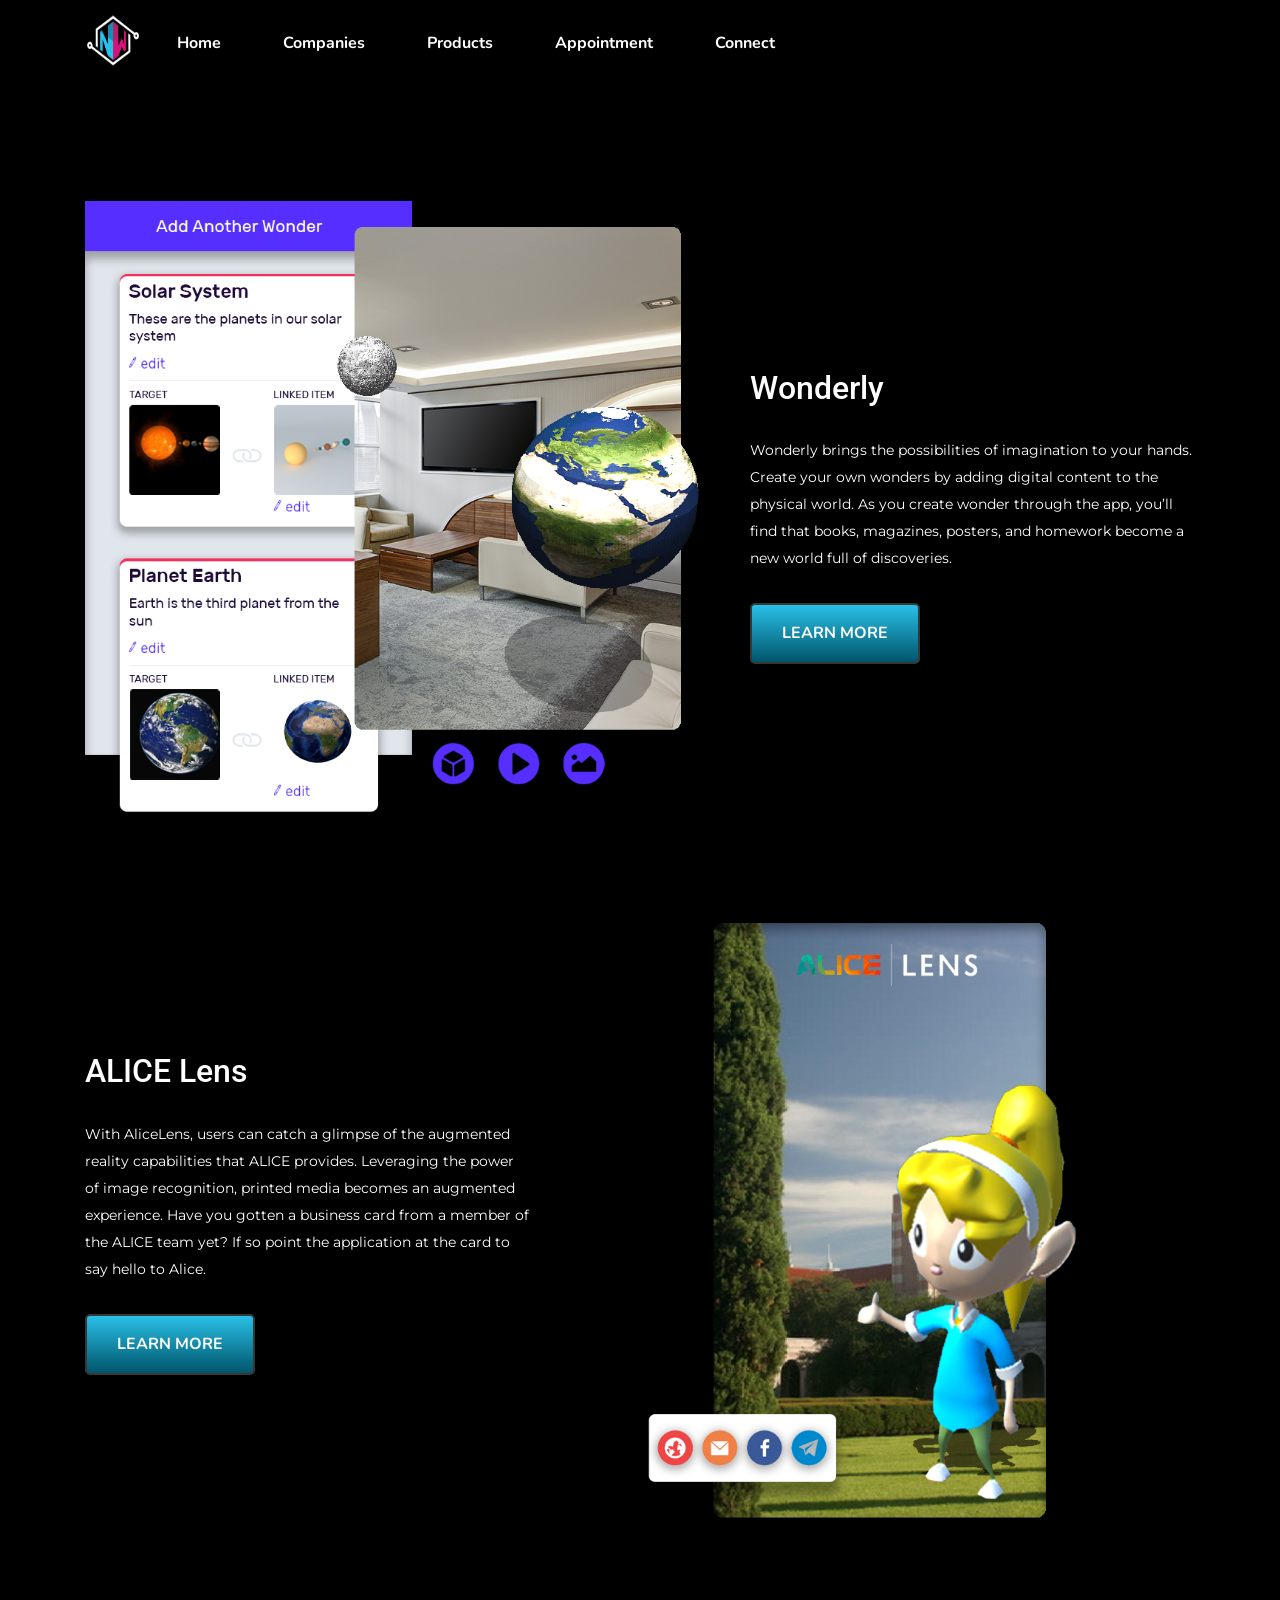
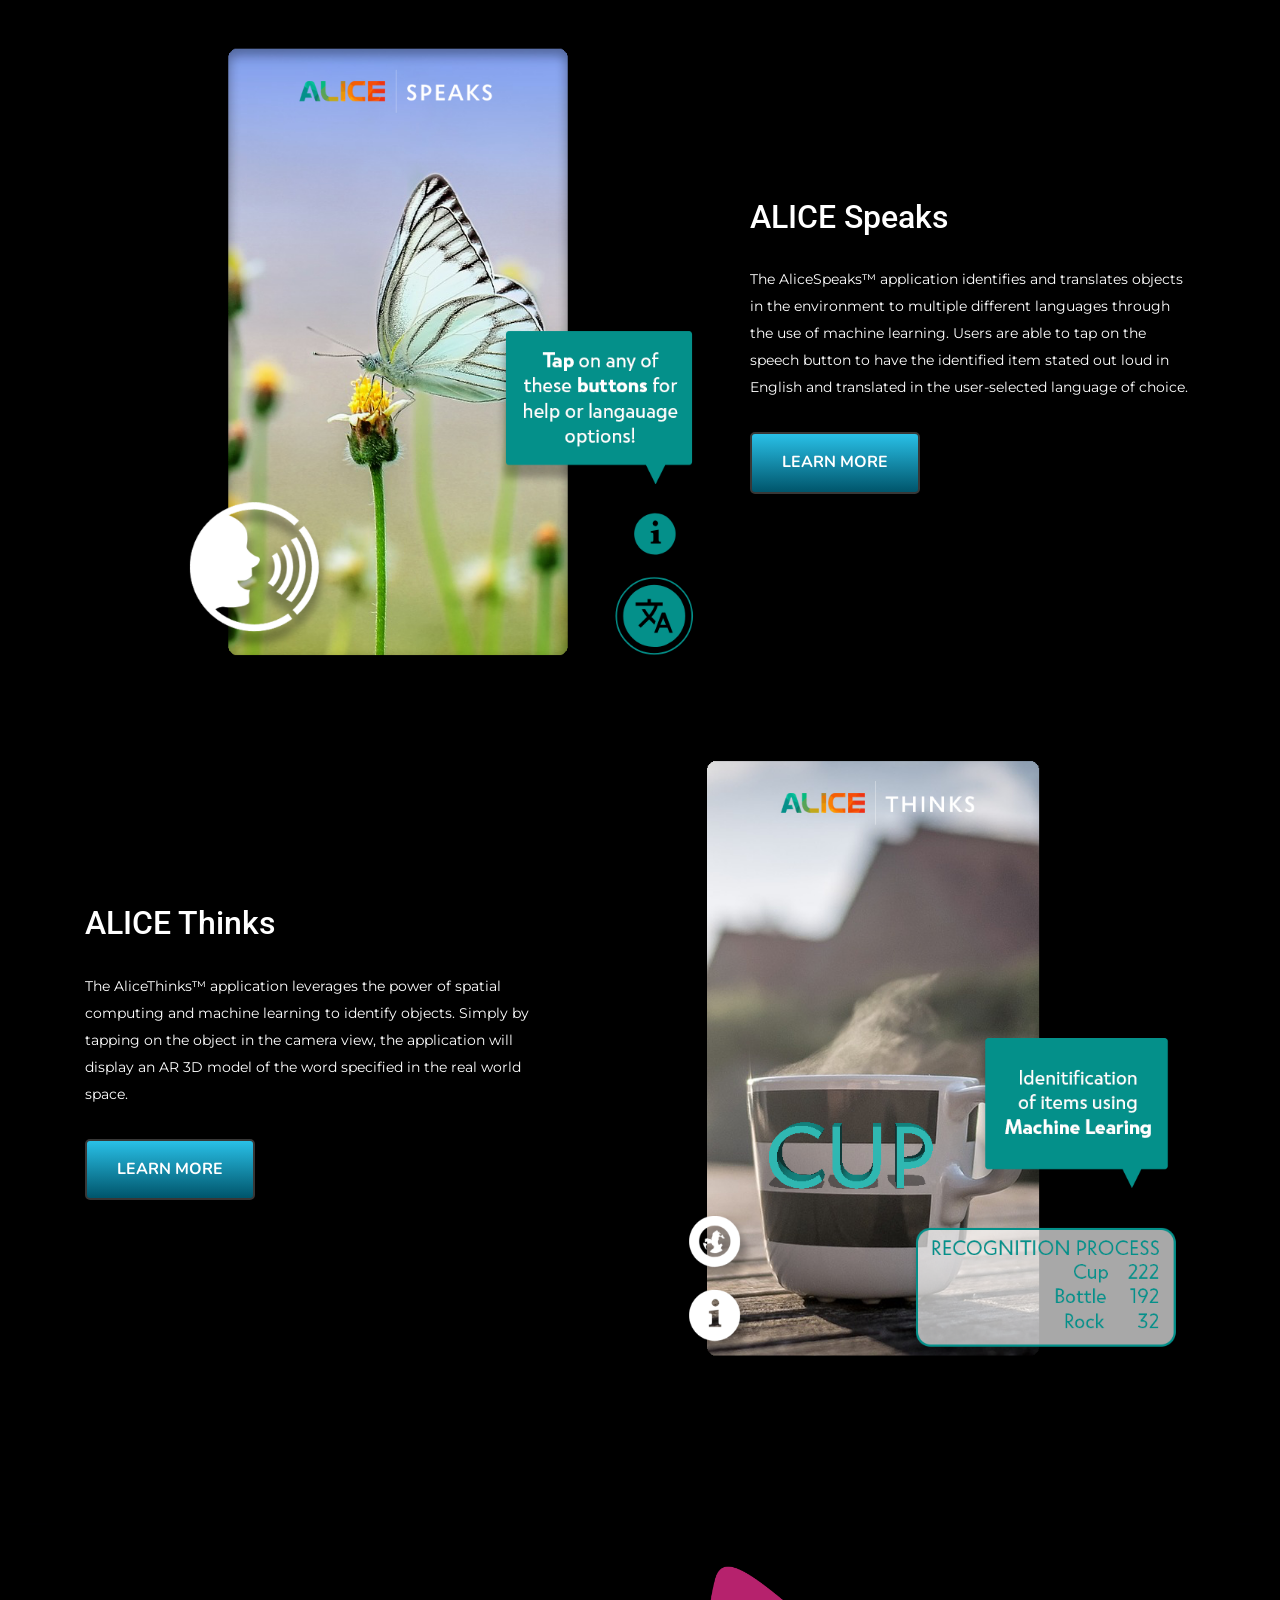
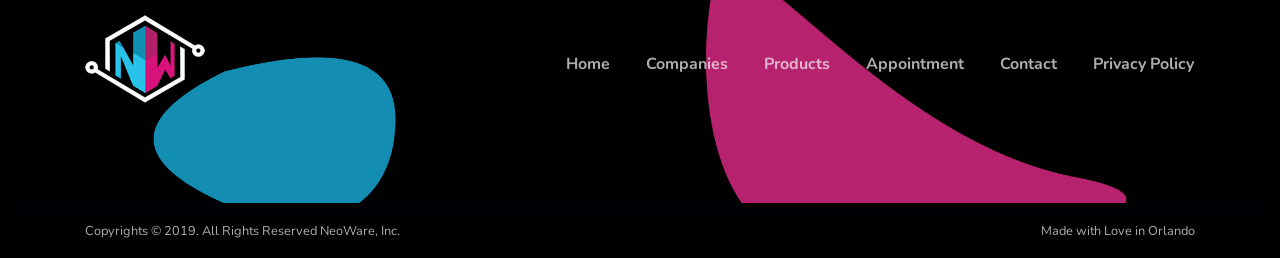
<file: products.html>
<!DOCTYPE html>
<html lang="en-US" class="no-js">
<head>
	
	<!-- Global site tag (gtag.js) - Google Analytics -->
<script async src="https://www.googletagmanager.com/gtag/js?id=UA-137239325-1"></script>
<script>
  window.dataLayer = window.dataLayer || [];
  function gtag(){dataLayer.push(arguments);}
  gtag('js', new Date());

  gtag('config', 'UA-137239325-1');
</script>


	
<meta charset="UTF-8" />
<meta http-equiv="X-UA-Compatible" content="IE=edge">
<meta name="viewport" content="width=device-width, initial-scale=1">

<link rel="pingback" href="./xmlrpc.php">

<title>NeoWare &#8211; An Augmented Blockchain Reality</title>
<link rel='dns-prefetch' href='//fonts.googleapis.com' />
<link rel='dns-prefetch' href='//s.w.org' />
<link rel="alternate" type="application/rss+xml" title="NeoWare &raquo; Feed" href="./index.html?feed=rss2" />
<link rel="alternate" type="application/rss+xml" title="NeoWare &raquo; Comments Feed" href="./index.html?feed=comments-rss2" />
<script type="text/javascript">
			window._wpemojiSettings = {"baseUrl":"https:\/\/s.w.org\/images\/core\/emoji\/11.2.0\/72x72\/","ext":".png","svgUrl":"https:\/\/s.w.org\/images\/core\/emoji\/11.2.0\/svg\/","svgExt":".svg","source":{"concatemoji":"https:\/\/neoware.io\/wp-includes\/js\/wp-emoji-release.min.js?ver=5.1"}};
			!function(a,b,c){function d(a,b){var c=String.fromCharCode;l.clearRect(0,0,k.width,k.height),l.fillText(c.apply(this,a),0,0);var d=k.toDataURL();l.clearRect(0,0,k.width,k.height),l.fillText(c.apply(this,b),0,0);var e=k.toDataURL();return d===e}function e(a){var b;if(!l||!l.fillText)return!1;switch(l.textBaseline="top",l.font="600 32px Arial",a){case"flag":return!(b=d([55356,56826,55356,56819],[55356,56826,8203,55356,56819]))&&(b=d([55356,57332,56128,56423,56128,56418,56128,56421,56128,56430,56128,56423,56128,56447],[55356,57332,8203,56128,56423,8203,56128,56418,8203,56128,56421,8203,56128,56430,8203,56128,56423,8203,56128,56447]),!b);case"emoji":return b=d([55358,56760,9792,65039],[55358,56760,8203,9792,65039]),!b}return!1}function f(a){var c=b.createElement("script");c.src=a,c.defer=c.type="text/javascript",b.getElementsByTagName("head")[0].appendChild(c)}var g,h,i,j,k=b.createElement("canvas"),l=k.getContext&&k.getContext("2d");for(j=Array("flag","emoji"),c.supports={everything:!0,everythingExceptFlag:!0},i=0;i<j.length;i++)c.supports[j[i]]=e(j[i]),c.supports.everything=c.supports.everything&&c.supports[j[i]],"flag"!==j[i]&&(c.supports.everythingExceptFlag=c.supports.everythingExceptFlag&&c.supports[j[i]]);c.supports.everythingExceptFlag=c.supports.everythingExceptFlag&&!c.supports.flag,c.DOMReady=!1,c.readyCallback=function(){c.DOMReady=!0},c.supports.everything||(h=function(){c.readyCallback()},b.addEventListener?(b.addEventListener("DOMContentLoaded",h,!1),a.addEventListener("load",h,!1)):(a.attachEvent("onload",h),b.attachEvent("onreadystatechange",function(){"complete"===b.readyState&&c.readyCallback()})),g=c.source||{},g.concatemoji?f(g.concatemoji):g.wpemoji&&g.twemoji&&(f(g.twemoji),f(g.wpemoji)))}(window,document,window._wpemojiSettings);
		</script>
<style type="text/css">
img.wp-smiley,
img.emoji {
	display: inline !important;
	border: none !important;
	box-shadow: none !important;
	height: 1em !important;
	width: 1em !important;
	margin: 0 .07em !important;
	vertical-align: -0.1em !important;
	background: none !important;
	padding: 0 !important;
}
</style>
<link rel='stylesheet' id='cnss_font_awesome_css-css' href='./wp-content/plugins/easy-social-icons/css/font-awesome/css/all.min.css?ver=5.7.2' type='text/css' media='all' />
<link rel='stylesheet' id='cnss_font_awesome_v4_shims-css' href='./wp-content/plugins/easy-social-icons/css/font-awesome/css/v4-shims.min.css?ver=5.7.2' type='text/css' media='all' />
<link rel='stylesheet' id='cnss_css-css' href='./wp-content/plugins/easy-social-icons/css/cnss.css?ver=1.0' type='text/css' media='all' />
<link rel='stylesheet' id='wp-block-library-css' href='./wp-includes/css/dist/block-library/style.min.css?ver=5.1' type='text/css' media='all' />
<link rel='stylesheet' id='wp-block-library-theme-css' href='./wp-includes/css/dist/block-library/theme.min.css?ver=5.1' type='text/css' media='all' />
<link rel='stylesheet' id='contact-form-7-css' href='./wp-content/plugins/contact-form-7/includes/css/styles.css?ver=5.1.1' type='text/css' media='all' />
<link rel='stylesheet' id='apparatus-fonts-montserrat-css' href='https://fonts.googleapis.com/css?family=Montserrat%3A200%2C300%2C400%2C500%2C500i%2C600%2C700%2C800&#038;ver=5.1' type='text/css' media='all' />
<link rel='stylesheet' id='apparatus-fonts-nunito_and_roboto-css' href='https://fonts.googleapis.com/css?family=Roboto%3A100%2C300%2C400%2C400i%2C500%2C700%2C900%7CNunito%3A200%2C300%2C400%2C600%2C700%2C800%2C900&#038;ver=5.1' type='text/css' media='all' />
<link rel='stylesheet' id='bootstrap-css' href='./wp-content/themes/apparatus/css/bootstrap.min.css?ver=5.1' type='text/css' media='all' />
<link rel='stylesheet' id='font-awesome-new-css' href='./wp-content/themes/apparatus/fonts/font-awesome/css/all.css?ver=5.1' type='text/css' media='all' />
<link rel='stylesheet' id='owl-carousel-css' href='./wp-content/themes/apparatus/css/owl.carousel.min.css?ver=5.1' type='text/css' media='all' />
<link rel='stylesheet' id='owl-carousel-theme-default-css' href='./wp-content/themes/apparatus/css/owl.theme.default.min.css?ver=5.1' type='text/css' media='all' />
<link rel='stylesheet' id='lity-css' href='./wp-content/themes/apparatus/css/lity.min.css?ver=5.1' type='text/css' media='all' />
<link rel='stylesheet' id='animations-css' href='./wp-content/themes/apparatus/css/animations.css?ver=5.1' type='text/css' media='all' />
<link rel='stylesheet' id='apparatus-stylesheet-css' href='./wp-content/themes/apparatus/style.css?ver=5.1' type='text/css' media='all' />
<link rel='stylesheet' id='apparatus-media-queries-css' href='./wp-content/themes/apparatus/css/media-queries.css?ver=5.1' type='text/css' media='all' />
<link rel='stylesheet' id='apparatus-sidebar-widgets-css' href='./wp-content/themes/apparatus/css/widget.css?ver=5.1' type='text/css' media='all' />
<link rel='stylesheet' id='apparatus-gutenberg-additions-css' href='./wp-content/themes/apparatus/gutenberg/css/gutenberg-additions.css?ver=5.1' type='text/css' media='all' />
<link rel='stylesheet' id='apparatus-font-style-one-css' href='./wp-content/themes/apparatus/css/font-style-one.css?ver=5.1' type='text/css' media='all' />
<link rel='stylesheet' id='apparatus-public-style-css' href='./wp-content/plugins/the_apparatus_extensions/modules/public.css?ver=6.4.0' type='text/css' media='all' />
<link rel='stylesheet' id='socicon-css' href='./wp-content/plugins/social-icons-widget-by-wpzoom/assets/css/socicon.css?ver=20181009' type='text/css' media='all' />
<link rel='stylesheet' id='genericons-css' href='./wp-content/plugins/social-icons-widget-by-wpzoom/assets/css/genericons.css?ver=20180625' type='text/css' media='all' />
<link rel='stylesheet' id='fontawesome-css' href='./wp-content/plugins/social-icons-widget-by-wpzoom/assets/css/font-awesome.min.css?ver=20180625' type='text/css' media='all' />
<link rel='stylesheet' id='dashicons-css' href='./wp-includes/css/dashicons.min.css?ver=5.1' type='text/css' media='all' />
<link rel='stylesheet' id='js_composer_front-css' href='./wp-content/plugins/js_composer/assets/css/js_composer.min.css?ver=5.7' type='text/css' media='all' />
<script type='text/javascript' src='./wp-includes/js/jquery/jquery.js?ver=1.12.4'></script>
<script type='text/javascript' src='./wp-includes/js/jquery/jquery-migrate.min.js?ver=1.4.1'></script>
<script type='text/javascript' src='./wp-content/plugins/easy-social-icons/js/cnss.js?ver=1.0'></script>
<link rel='https://api.w.org/' href='./index.php?rest_route=/' />
<link rel="EditURI" type="application/rsd+xml" title="RSD" href="./xmlrpc.php?rsd" />
<link rel="wlwmanifest" type="application/wlwmanifest+xml" href="./wp-includes/wlwmanifest.xml" />
<meta name="generator" content="WordPress 5.1" />
<link rel="canonical" href="./index.html" />
<link rel='shortlink' href='./index.html' />
<link rel="alternate" type="application/json+oembed" href="./index.php?rest_route=%2Foembed%2F1.0%2Fembed&#038;url=https%3A%2F%2F%2F" />
<link rel="alternate" type="text/xml+oembed" href="./index.php?rest_route=%2Foembed%2F1.0%2Fembed&#038;url=https%3A%2F%2F%2F&#038;format=xml" />
<style type="text/css">
		ul.cnss-social-icon li.cn-fa-icon a:hover{opacity: 0.7!important;color:#ffffff!important;}
		</style> <style type="text/css">.recentcomments a{display:inline !important;padding:0 !important;margin:0 !important;}</style>
<meta name="generator" content="Powered by WPBakery Page Builder - drag and drop page builder for WordPress." />
<!--[if lte IE 9]><link rel="stylesheet" type="text/css" href="./wp-content/plugins/js_composer/assets/css/vc_lte_ie9.min.css" media="screen"><![endif]--><link rel="icon" href="./wp-content/uploads/2019/02/cropped-Neoware-Logo-512-32x32.png" sizes="32x32" />
<link rel="icon" href="./wp-content/uploads/2019/02/cropped-Neoware-Logo-512-192x192.png" sizes="192x192" />
<link rel="apple-touch-icon-precomposed" href="./wp-content/uploads/2019/02/cropped-Neoware-Logo-512-180x180.png" />
<meta name="msapplication-TileImage" content="./wp-content/uploads/2019/02/cropped-Neoware-Logo-512-270x270.png" />

<style id="custom-style">
	.logo {
		color: #fff;
		height: 60px;
		width: 60px;
		border-radius: 50%;
		font-size: 32px;
		padding-left: 0;
		padding-right: 0;
		padding-top: 4px;
		background: -webkit-gradient(linear, left top, left bottom, from(#F5F251), to(#B8B00A));
		background: linear-gradient(-180deg, #F5F251 0%, #B8B00A 100%);
	}
	@media (max-width: 768px) {
		.logo {
			height: 55px;
			width: 55px;
			font-size: 30px;
			padding-top: 2px;
		}
	}
	logo-image{
		padding-left: 0;
		padding-right: 0;
		padding-top: 4px;
	}
	/*Global Colors*/
	.bg-color-1,.nav-container-screen div,.nav-container div,button,.btn,input[type="submit"]{
		background: -webkit-gradient(linear, left top, left bottom, from(#F5F251), to(#B8B00A));
		background: linear-gradient(-180deg, #F5F251 0%, #B8B00A 100%);
	}
	.bg-color-2{
		background: -webkit-gradient(linear, left top, left bottom, from(#6326AA), to(#5C1B84));
		background: linear-gradient(-180deg, #6326AA 0%, #5C1B84 100%);
	}
	.navbar button.navbar-toggler{
		background: transparent !important;
	}
	.wp-block-quote:not(.is-large):not(.is-style-large){
		border-color: #6326AA;
	}
	/*Background Images*/
		.header-blog{
		background-image: url(./wp-content/themes/apparatus/images/backgrounds-min/ambient-min.jpg);
	}
		@media (max-width: 768px) {
		.dif-mobile-bg {
			background-image: url(./wp-content/themes/apparatus/images/backgrounds-min/ambient-min.jpg) !important;
			height: 100vh !important;
			background-size: cover !important;
			background-repeat: no-repeat;
			-webkit-box-shadow: 0 15px 30px 0 rgba(5, 16, 44, .15);
			box-shadow: 0 15px 30px 0 rgba(5, 16, 44, .15);
		}
		.sm-tpadding{
			padding-top: 70px;
		}
	}
						
	
		footer{
		background-image: url(./wp-content/uploads/2019/02/jagged-min-2.png);
	}
					
	.footer-brand .logo{
		padding-top:4px	}
			
	
		
		
		
		
		
		
		
							
				
										
			
			
		
			
			
		
		.newsletter_section .section-title p.white-light.bold.small{
		color:#00a2ff !important;
	}
			
		.newsletter_section .section-title h2.h1{
		color:#0a7bdf !important;
	}
			
		.newsletter_section .section-title .white-light.thin{
		color:#217ac9 !important;
	}
			
		
		
		.header-blog {
		height: 40vh;
	}
			.footer-brand .logo{
		color:rgba(202,77,134,1);
	}
		
		.footer-brand .logo{
		background: linear-gradient(-180deg, rgba(120,197,240,1) 0%, rgba(202,77,134,1) 100%);
	}
		.recentcomments a {
		display: inline-block !important;
		padding: 3px 12px !important;
		margin: 10px 7px 2px 0 !important;
	}
</style>
<style type="text/css" data-type="vc_shortcodes-custom-css">.vc_custom_1545214084079{background-position: center !important;background-repeat: no-repeat !important;background-size: contain !important;}</style><noscript><style type="text/css"> .wpb_animate_when_almost_visible { opacity: 1; }</style></noscript></head>
<body class="home page-template page-template-page-vc page-template-page-vc-php page page-id-71 wp-custom-logo wp-embed-responsive montserrat_font  ft_home wpb-js-composer js-comp-ver-5.7 vc_responsive elementor-default">

<div class="preloader">
<div class="status">
<div class="spinner">
<div class="bg-color-2 rect1"></div>
<div class="bg-color-2 rect2"></div>
<div class="bg-color-2 rect3"></div>
<div class="bg-color-2 rect4"></div>
<div class="bg-color-2 rect5"></div>
</div>
</div>
</div>


<div id="top" class="page-wrap">

<nav id="navigation" class="navbar navbar-expand-lg">
<div class="container" id="navigation-container">

<a href="./index.html" class="custom-logo-link" rel="home" itemprop="url"><img width="60" height="60" src="./wp-content/uploads/2019/02/Neoware-Logo-1.png" class="custom-logo" alt="NeoWare" itemprop="logo" /></a> 

<button class="navbar-toggler" type="button" data-toggle="collapse" data-target="#navbarSupportedContent" aria-controls="navbarSupportedContent" aria-expanded="false" aria-label="Toggle navigation">
<span class="burger-menu">
<span class="burger"></span>
</span>
</button>

<div class="collapse navbar-collapse" id="navbarSupportedContent">
<ul id="menu-main-menu" class="navbar-nav mrg-auto nav-menu-width parent-items-5"><li id="menu-item-161" class="menu-item menu-item-type-custom menu-item-object-custom menu-item-161 nav-item the-top-parent-item"><a title="onepage" href="index.html" class="nav-link">Home</a></li>
<li id="menu-item-133" class="menu-item menu-item-type-custom menu-item-object-custom menu-item-133 nav-item the-top-parent-item"><a title="onepage" href="index.html#about" class="nav-link">Companies</a></li>
<li id="menu-item-408" class="menu-item menu-item-type-post_type menu-item-object-page menu-item-408 nav-item the-top-parent-item"><a title="Products" href="products.html" class="nav-link">Products</a></li>
<li id="menu-item-387" class="menu-item menu-item-type-custom menu-item-object-custom menu-item-387 nav-item the-top-parent-item"><a title="Appointment" href="index.html#contact" class="nav-link">Appointment</a></li>
<li id="menu-item-136" class="menu-item menu-item-type-custom menu-item-object-custom menu-item-has-children menu-item-136 nav-item dropdown dropdown-v1 the-top-parent-item"><a title="onepage" class="nav-link" aria-haspopup="true">Connect</a>
<ul role="menu" class="dm-align-2 menu-odd sub-menu  menu-depth-1">
<li id="menu-item-450" class="menu-item menu-item-type-custom menu-item-object-custom menu-item-450 nav-item"><a title="Facebook" href="https://www.facebook.com/NeoWareinc/" class="nav-link">Facebook</a></li>
<li id="menu-item-451" class="menu-item menu-item-type-custom menu-item-object-custom menu-item-451 nav-item"><a title="Twitter" href="https://twitter.com/Neowareinc" class="nav-link">Twitter</a></li>
<li id="menu-item-452" class="menu-item menu-item-type-custom menu-item-object-custom menu-item-452 nav-item"><a title="Instagram" href="https://www.instagram.com/neowareinc/" class="nav-link">Instagram</a></li>
<li id="menu-item-453" class="menu-item menu-item-type-custom menu-item-object-custom menu-item-453 nav-item"><a title="LinkedIn" href="https://www.linkedin.com/company/neowareinc/" class="nav-link">LinkedIn</a></li>
</ul>
</li>
</ul>
</div>
</div>
</nav>

<section class="sec-padding apparatus-page-post-page">
<div class="container">
<div class="row">
<div class="col-12 col-md-12 nopadding">

<div class="apparatus-post-block post-71 page type-page status-publish hentry" id="post-71">
<div class="col-12 col-md-12 nopadding">
<div class="text-box">
<div id="home" data-vc-full-width="true" data-vc-full-width-init="false" data-vc-stretch-content="true" class="vc_row wpb_row vc_row-fluid vc_custom_1545214084079 vc_row-no-padding" style=" "><div class="wpb_column vc_column_container vc_col-sm-12"><div class="vc_column-inner"><div class="wpb_wrapper">




<!-- -------------------------------------------------------------------------------------------- -->
<!-- Begining of page below Nav Bar -->


<style>




.header-section-one.hgfel .bg-color-1{
     background-image: linear-gradient(-180deg, #29c0e7 0%, #00556b 100%) !important; 
} 



.header-section-one.hgfel .button.bg-color-1{
	color:#ffffff !important;
} 





.hiw.hgfel .fbox_step_number{
	background-image: linear-gradient(-180deg, #d7137a 0%, #681346 100%);
} 




</style>
<style>
@media (max-width: 768px){
.dif-mobile-bg{
    background-image: url(./wp-content/uploads/2019/02/jagged-min-1.png) !important;
}
}
</style>
<style>
.hgfel .line{
  top: 250px;	
}
</style>
</div></div></div></div><div class="vc_row-full-width"></div><div data-vc-full-width="true" data-vc-full-width-init="false" data-vc-stretch-content="true" class="vc_row wpb_row vc_row-fluid vc_row-no-padding" style=" "><div class="wpb_column vc_column_container vc_col-sm-12"><div class="vc_column-inner"><div class="wpb_wrapper"><div class="vc_empty_space" style="height: 40px"><span class="vc_empty_space_inner"></span></div>

<style>

.video.qrist {
    background-image: url(./wp-content/uploads/2019/02/jagged-min-2.png);
}






.video.qrist .bg-color-1{
	background-image: linear-gradient(-180deg, #d7137a 0%, #681346 100%);
} 

</style>
</div></div></div></div><div class="vc_row-full-width"></div><div id="about" class="vc_row wpb_row vc_row-fluid" style=" "><div class="wpb_column vc_column_container vc_col-sm-12"><div class="vc_column-inner"><div class="wpb_wrapper"><div class="vc_empty_space" style="height: 48px"><span class="vc_empty_space_inner"></span></div>




<br>
<br>
<br>





<section class="about about-1 p-30-30 xhvuw">
<div class="container">
<div class="row">

<div class="col-12 col-lg-5 order-lg-last mb-30 align-self-center">

<div class="section-title mb-30">
<p class="light bold small heading1"></p>
<h2 class="heading2">Wonderly</h2>
</div>

<p class="light thin desc">Wonderly brings the possibilities of imagination to your hands. Create your own wonders by adding digital content to the physical world. As you create wonder through the app, you’ll find that books, magazines, posters, and homework become a new world full of discoveries.
</p>

<a href="https://leapwithalice.io/#demo">
<div class="button bg-color-1">Learn More</div>
</a>
</div>

<div class="col-12 col-lg-7 mb-30 pull-lg-7 align-self-center screens-1">
<img src="images/Wonderly-web.png" class="jump" alt="image">
</div>
</div>
</div>
</section>






<style>
.about.xhvuw .bg-color-1{
    background-image: linear-gradient(-180deg, #29c0e7 0%, #00556b 100%) !important;
}
</style>
</div></div></div></div><div class="vc_row wpb_row vc_row-fluid" style=" "><div class="wpb_column vc_column_container vc_col-sm-12"><div class="vc_column-inner"><div class="wpb_wrapper">





<section class="about about-1 p-5-30 ygabz">
<div class="container">
<div class="row">
<div class="col-12 col-lg-5  mb-30 align-self-center">
<div class="section-title mb-30">
<h2 class="heading2">ALICE Lens</h2>
</div>

<p class="light thin desc">With AliceLens, users can catch a glimpse of the augmented reality capabilities that ALICE provides. Leveraging the power of image recognition, printed media becomes an augmented experience. Have you gotten a business card from a member of the ALICE team yet? If so point the application at the card to say hello to Alice.</p>

<a href="https://leapwithalice.io/#demo">
<div class="button bg-color-1">Learn More</div>
</a>
<a class="gray link" href=""> <i class="fas fa-chevron-right"></i></a>
</div>

<div class="col-12 col-lg-7 mb-30 align-self-center screens-1">
<img src="images/alice-lens-web.png" class="jump" alt="image">
</div>
</div>
</div>
</section>










<section class="about about-1 p-30-30 xhvuw">
<div class="container">
<div class="row">

<div class="col-12 col-lg-5 order-lg-last mb-30 align-self-center">

<div class="section-title mb-30">
<h2 class="heading2">ALICE Speaks</h2>
</div>

<p class="light thin desc">The AliceSpeaks™ application identifies and translates objects in the environment to multiple different languages through the use of machine learning. Users are able to tap on the speech button to have the identified item stated out loud in English and translated in the user-selected language of choice.</p>

<a href="https://github.com/LeapWithAlice/AliceSpeaks">
<div class="button bg-color-1">Learn More</div>
</a>
</div>

<div class="col-12 col-lg-7 mb-30 pull-lg-7 align-self-center screens-1">
<img src="images/alice-speaks-web.png" class="jump" alt="image">
</div>
</div>
</div>
</section>







<section class="about about-1 p-5-30 ygabz">
<div class="container">
<div class="row">
<div class="col-12 col-lg-5  mb-30 align-self-center">
<div class="section-title mb-30">
<h2 class="heading2"><span class='thin'></span>ALICE Thinks<span class='thin'></span></h2>
</div>

<p class="light thin desc">The AliceThinks™ application leverages the power of spatial computing and machine learning to identify objects. Simply by tapping on the object in the camera view, the application will display an AR 3D model of the word specified in the real world space.</p>

<a href="https://github.com/LeapWithAlice/AliceThinks">
<div class="button bg-color-1">Learn More</div>
</a>
<a class="gray link" href=""> <i class="fas fa-chevron-right"></i></a>
</div>

<div class="col-12 col-lg-7 mb-30 align-self-center screens-1">
<img src="images/alice-thinks-web.png" class="jump" alt="image">
</div>
</div>
</div>
</section>








<style>




.about.ygabz .bg-color-1{
    background-image: linear-gradient(-180deg, #29c0e7 0%, #00556b 100%) !important;
}



</style>
<div class="vc_empty_space" style="height: 20px"><span class="vc_empty_space_inner"></span></div>
</div></div></div></div><div data-vc-full-width="true" data-vc-full-width-init="false" data-vc-stretch-content="true" class="vc_row wpb_row vc_row-fluid vc_row-no-padding" style=" "><div class="wpb_column vc_column_container vc_col-sm-12"><div class="vc_column-inner"><div class="wpb_wrapper">



<style>




.call-to-action.jegih .bg-color-1{
    background-image: linear-gradient(-180deg, #d7137a 0%, #681346 100%) !important;
}



</style>
</div></div></div></div><div class="vc_row-full-width"></div><div id="contact" class="vc_row wpb_row vc_row-fluid" style=" "><div class="wpb_column vc_column_container vc_col-sm-12"><div class="vc_column-inner"><div class="wpb_wrapper"><div class="vc_empty_space" style="height: 70px"><span class="vc_empty_space_inner"></span></div>

<style>




.contact.xywaz .bg-color-1{
background-image: linear-gradient(-180deg, #29c0e7 0%, #00556b 100%);
}

</style>
</div></div></div></div>
</div>
</div>
</div>
<div class="clearfix"></div>
</div>
</div>
</div>
</section>

<footer id="footer" class="bg-animation p-90-60">
<div class="container">
<div class="row">
<div class="col-12 mb-30 col-md-3 align-self-center">

<a class="footer-brand" href="./index.html">
<div class="logo-image"><img src="./wp-content/uploads/2019/02/Neoware_Final_Logo_IconLine-White-3.png" alt="logo" /></div>
</a>

</div>
<div class="col-12 col-md-9 align-self-center justify-content-center mb-30">
<ul id="menu-footer" class="footer-nav"><li id="menu-item-137" class="menu-item menu-item-type-custom menu-item-object-custom menu-item-137"><a href="index.html#home">Home</a></li>
<li id="menu-item-138" class="menu-item menu-item-type-custom menu-item-object-custom menu-item-138"><a href="index.html#about">Companies</a></li>
<li id="menu-item-438" class="menu-item menu-item-type-post_type menu-item-object-page menu-item-438"><a href="products.html">Products</a></li>
<li id="menu-item-139" class="menu-item menu-item-type-custom menu-item-object-custom menu-item-139"><a href="index.html#contact">Appointment</a></li>
<li id="menu-item-140" class="menu-item menu-item-type-custom menu-item-object-custom menu-item-140"><a href="index.html#contact">Contact</a></li>
<li id="menu-item-442" class="menu-item menu-item-type-custom menu-item-object-custom menu-item-442"><a href="https://s3.amazonaws.com/lwa-hosted-image/NeoWare%2BPrivacyPolicy.pdf">Privacy Policy</a></li>
</ul> </div>
</div>
</div>
</footer>


<div class="footer-copyright">
<div class="container">
<div class="row justify-content-end">
<div class="col-12 col-sm-6">

<p class="small thin white-light sm-ac">Copyrights © 2019. All Rights Reserved NeoWare, Inc.</p>
</div>
<div class="col-12 col-sm-6">

<p class="small thin white-light author sm-ac">
Made with Love in Orlando </p>
</div>
</div>
</div>
</div>

</div>

<script type='text/javascript' src='./wp-includes/js/jquery/ui/core.min.js?ver=1.11.4'></script>
<script type='text/javascript' src='./wp-includes/js/jquery/ui/widget.min.js?ver=1.11.4'></script>
<script type='text/javascript' src='./wp-includes/js/jquery/ui/mouse.min.js?ver=1.11.4'></script>
<script type='text/javascript' src='./wp-includes/js/jquery/ui/sortable.min.js?ver=1.11.4'></script>
<script type='text/javascript'>
/* <![CDATA[ */
var wpcf7 = {"apiSettings":{"root":"https:\/\/neoware.io\/index.php?rest_route=\/contact-form-7\/v1","namespace":"contact-form-7\/v1"}};
/* ]]> */
</script>
<script type='text/javascript' src='./wp-content/plugins/contact-form-7/includes/js/scripts.js?ver=5.1.1'></script>
<script type='text/javascript' src='./wp-content/themes/apparatus/js/bootstrap.min.js?ver=1.0.0'></script>
<script type='text/javascript' src='./wp-content/themes/apparatus/js/owl.carousel.min.js?ver=1.0.0'></script>
<script type='text/javascript' src='./wp-content/themes/apparatus/js/lity.js?ver=1.0.0'></script>
<script type='text/javascript' src='./wp-content/themes/apparatus/js/main.js?ver=1.0.0'></script>
<script type='text/javascript' src='./wp-content/themes/apparatus/js/custom-owl.js?ver=1.0.0'></script>
<script type='text/javascript' src='./wp-content/themes/apparatus/js/navigation-one.js?ver=1.0.0'></script>
<script type='text/javascript' src='./wp-content/plugins/social-icons-widget-by-wpzoom/assets/js/social-icons-widget-frontend.js?ver=20170209'></script>
<script type='text/javascript' src='./wp-includes/js/wp-embed.min.js?ver=5.1'></script>
<script type='text/javascript' src='./wp-content/plugins/js_composer/assets/js/dist/js_composer_front.min.js?ver=5.7'></script>
</body>
</html>
</file>
<file: wp-content/plugins/easy-social-icons/css/cnss.css>
.clear{clear:both}table.cnss-social-icon tr td,table.cnss-social-icon,table.cnss-social-icon tr{padding:0!important;margin:0!important;border:none!important;vertical-align:middle!important;background:0 0!important}table.cnss-social-icon tr td img{max-width:100%!important}table.cnss-social-icon tr td a img,table.cnss-social-icon tr td a:hover img,table.cnss-social-icon tr td a img:hover{border:none!important}table.cnss-social-icon tr td a img:hover,table.cnss-social-icon tr td a:hover img{max-width:100%!important}ul.cnss-social-icon{margin:0;padding:0;list-style-type:none}ul.cnss-social-icon li a img{display:inherit!important}ul.cnss-social-icon li a{border:none!important;text-decoration:none!important}ul.cnss-social-icon li:after,ul.cnss-social-icon li:before{display:none!important;content:inherit!important}ul.cnss-social-icon li{vertical-align:middle;float:none!important;width:auto!important;margin:0!important;list-style-type:none!important;border:none!important;padding:0!important;background:0 0!important;line-height:normal!important}ul.cnss-social-icon li a,ul.cnss-social-icon li a img{box-shadow:none!important;-webkit-box-shadow:none}ul.cnss-social-icon li.cn-fa-icon a{display:block!important;text-align:center!important;-webkit-transition:width .5s!important;transition:all .5s!important;box-sizing:border-box!important;background-color:#999!important}ul.cnss-social-icon li.cn-fa-icon a.cnss-dropbox{background-color:#007ee5!important}ul.cnss-social-icon li.cn-fa-icon a.cnss-foursquare{background-color:#f94877!important}ul.cnss-social-icon li.cn-fa-icon a.cnss-google-plus{background-color:#dc4a38!important}ul.cnss-social-icon li.cn-fa-icon a.cnss-google-plus-circle{background-color:#dc4a38!important}ul.cnss-social-icon li.cn-fa-icon a.cnss-google-plus-official{background-color:#dc4a38!important}ul.cnss-social-icon li.cn-fa-icon a.cnss-google-plus-square{background-color:#dc4a38!important}ul.cnss-social-icon li.cn-fa-icon a.cnss-google-wallet{background-color:#dc4a38!important}ul.cnss-social-icon li.cn-fa-icon a.cnss-google{background-color:#4285f4!important}ul.cnss-social-icon li.cn-fa-icon a.cnss-internet-explorer{background-color:#0078d7!important}ul.cnss-social-icon li.cn-fa-icon a.cnss-pinterest{background-color:#cb1f27!important}ul.cnss-social-icon li.cn-fa-icon a.cnss-pinterest-p{background-color:#cb1f27!important}ul.cnss-social-icon li.cn-fa-icon a.cnss-pinterest-square{background-color:#cb1f27!important}ul.cnss-social-icon li.cn-fa-icon a.cnss-slideshare{background-color:#0077b5!important}ul.cnss-social-icon li.cn-fa-icon a.cnss-trello{background-color:#0079bf!important}ul.cnss-social-icon li.cn-fa-icon a.cnss-windows{background-color:#0078d7!important}ul.cnss-social-icon li.cn-fa-icon a.cnss-yelp{background-color:#af0606!important}ul.cnss-social-icon li.cn-fa-icon a.cnss-youtube{background-color:#cd201f!important}ul.cnss-social-icon li.cn-fa-icon a.cnss-youtube-play{background-color:#cd201f!important}ul.cnss-social-icon li.cn-fa-icon a.cnss-youtube-square{background-color:#cd201f!important}ul.cnss-social-icon li.cn-fa-icon a.cnss-apple{background-color:#333!important}ul.cnss-social-icon li.cn-fa-icon a.cnss-bluetooth{background-color:#0082fc!important}ul.cnss-social-icon li.cn-fa-icon a.cnss-drupal{background-color:#0073ba!important}ul.cnss-social-icon li.cn-fa-icon a.cnss-facebook{background-color:#3b5998!important}ul.cnss-social-icon li.cn-fa-icon a.cnss-facebook-f{background-color:#3b5998!important}ul.cnss-social-icon li.cn-fa-icon a.cnss-facebook-official{background-color:#3b5998!important}ul.cnss-social-icon li.cn-fa-icon a.cnss-facebook-square{background-color:#3b5998!important}ul.cnss-social-icon li.cn-fa-icon a.cnss-html5{background-color:#e34c26!important}ul.cnss-social-icon li.cn-fa-icon a.cnss-medium{background-color:#00ab6c!important}ul.cnss-social-icon li.cn-fa-icon a.cnss-opera{background-color:#f71a2b!important}ul.cnss-social-icon li.cn-fa-icon a.cnss-quora{background-color:#a82400!important}ul.cnss-social-icon li.cn-fa-icon a.cnss-reddit{background-color:#ff4500!important}ul.cnss-social-icon li.cn-fa-icon a.cnss-spotify{background-color:#2ebd59!important}ul.cnss-social-icon li.cn-fa-icon a.cnss-twitter{background-color:#1da1f2!important}ul.cnss-social-icon li.cn-fa-icon a.cnss-twitter-square{background-color:#1da1f2!important}ul.cnss-social-icon li.cn-fa-icon a.cnss-vine{background-color:#00b488!important}ul.cnss-social-icon li.cn-fa-icon a.cnss-wordpress{background-color:#21759b!important}ul.cnss-social-icon li.cn-fa-icon a.cnss-xing{background-color:#005d5e!important}ul.cnss-social-icon li.cn-fa-icon a.cnss-xing-square{background-color:#005d5e!important}ul.cnss-social-icon li.cn-fa-icon a.cnss-yahoo{background-color:#4102b0!important}ul.cnss-social-icon li.cn-fa-icon a.cnss-css3{background-color:#0c73b8!important}ul.cnss-social-icon li.cn-fa-icon a.cnss-digg{background-color:#1b5891!important}ul.cnss-social-icon li.cn-fa-icon a.cnss-edge{background-color:#2c74be!important}ul.cnss-social-icon li.cn-fa-icon a.cnss-etsy{background-color:#f56400!important}ul.cnss-social-icon li.cn-fa-icon a.cnss-joomla{background-color:#ed1c40!important}ul.cnss-social-icon li.cn-fa-icon a.cnss-skype{background-color:#00aff0!important}ul.cnss-social-icon li.cn-fa-icon a.cnss-tumblr{background-color:#36465d!important}ul.cnss-social-icon li.cn-fa-icon a.cnss-tumblr-square{background-color:#36465d!important}ul.cnss-social-icon li.cn-fa-icon a.cnss-whatsapp{background-color:#2ab200!important}ul.cnss-social-icon li.cn-fa-icon a.cnss-android{background-color:#77c159!important}ul.cnss-social-icon li.cn-fa-icon a.cnss-behance{background-color:#005cff!important}ul.cnss-social-icon li.cn-fa-icon a.cnss-behance-square{background-color:#005cff!important}ul.cnss-social-icon li.cn-fa-icon a.cnss-dribbble{background-color:#e04c86!important}ul.cnss-social-icon li.cn-fa-icon a.cnss-expeditedssl{background-color:#000!important}ul.cnss-social-icon li.cn-fa-icon a.cnss-forumbee{background-color:#86ac2f!important}ul.cnss-social-icon li.cn-fa-icon a.cnss-get-pocket{background-color:#e84352!important}ul.cnss-social-icon li.cn-fa-icon a.cnss-hacker-news{background-color:#f60!important}ul.cnss-social-icon li.cn-fa-icon a.cnss-linkedin{background-color:#0177b5!important}ul.cnss-social-icon li.cn-fa-icon a.cnss-linkedin-square{background-color:#0177b5!important}ul.cnss-social-icon li.cn-fa-icon a.cnss-maxcdn{background-color:#ff5b02!important}ul.cnss-social-icon li.cn-fa-icon a.cnss-vimeo{background-color:#00b3ec!important}ul.cnss-social-icon li.cn-fa-icon a.cnss-vimeo-square{background-color:#aad450!important}ul.cnss-social-icon li.cn-fa-icon a.cnss-github{background-color:#000!important}ul.cnss-social-icon li.cn-fa-icon a.cnss-github-square{background-color:#000!important}ul.cnss-social-icon li.cn-fa-icon a.cnss-git{background-color:#f14e32!important}ul.cnss-social-icon li.cn-fa-icon a.cnss-git-square{background-color:#f14e32!important}ul.cnss-social-icon li.cn-fa-icon a.cnss-rss{background-color:#f60!important}ul.cnss-social-icon li.cn-fa-icon a.cnss-instagram{background-color:#405de6!important}ul.cnss-social-icon li.cn-fa-icon a.cnss-tripadvisor{background-color:#589442!important}ul.cnss-social-icon li.cn-fa-icon a.cnss-500px{background-color:#0099e5!important}ul.cnss-social-icon li.cn-fa-icon a.cnss-angellist{background-color:#7fbb00!important}ul.cnss-social-icon li.cn-fa-icon a.cnss-amazon{background-color:#f90!important}ul.cnss-social-icon li.cn-fa-icon a.cnss-bandcamp{background-color:#629aa9!important}ul.cnss-social-icon li.cn-fa-icon a.cnss-bitbucket{background-color:#205081!important}ul.cnss-social-icon li.cn-fa-icon a.cnss-cc-visa{background-color:#1a1f71!important}ul.cnss-social-icon li.cn-fa-icon a.cnss-cc-amex{background-color:#002663!important}ul.cnss-social-icon li.cn-fa-icon a.cnss-cc-mastercard{background-color:#c00!important}ul.cnss-social-icon li.cn-fa-icon a.cnss-cc-paypal{background-color:#003087!important}ul.cnss-social-icon li.cn-fa-icon a.cnss-cc-stripe{background-color:#00afe1!important}ul.cnss-social-icon li.cn-fa-icon a.cnss-codepen{background-color:#0ebeff!important}ul.cnss-social-icon li.cn-fa-icon a.cnss-delicious{background-color:#39f!important}ul.cnss-social-icon li.cn-fa-icon a.cnss-deviantart{background-color:#05cc47!important}ul.cnss-social-icon li.cn-fa-icon a.cnss-firefox{background-color:#e66000!important}ul.cnss-social-icon li.cn-fa-icon a.cnss-flickr{background-color:#0063dc!important}ul.cnss-social-icon li.cn-fa-icon a.cnss-free-code-camp{background-color:#006400!important}ul.cnss-social-icon li.cn-fa-icon a.cnss-gitlab{background-color:#fca326!important}ul.cnss-social-icon li.cn-fa-icon a.cnss-gratipay{background-color:#630!important}ul.cnss-social-icon li.cn-fa-icon a.cnss-houzz{background-color:#7ac142!important}ul.cnss-social-icon li.cn-fa-icon a.cnss-imdb{background-color:#f5de50!important}ul.cnss-social-icon li.cn-fa-icon a.cnss-lastfm{background-color:#d51007!important}ul.cnss-social-icon li.cn-fa-icon a.cnss-linux{background-color:#1793d1!important}ul.cnss-social-icon li.cn-fa-icon a.cnss-meetup{background-color:#e0393e!important}ul.cnss-social-icon li.cn-fa-icon a.cnss-odnoklassniki{background-color:#ed812b!important}ul.cnss-social-icon li.cn-fa-icon a.cnss-paypal{background-color:#003087!important}ul.cnss-social-icon li.cn-fa-icon a.cnss-product-hunt{background-color:#da552f!important}ul.cnss-social-icon li.cn-fa-icon a.cnss-scribd{background-color:#1a7bba!important}ul.cnss-social-icon li.cn-fa-icon a.cnss-slack{background-color:#6ecadc!important}ul.cnss-social-icon li.cn-fa-icon a.cnss-snapchat{background-color:#fffc00!important}ul.cnss-social-icon li.cn-fa-icon a.cnss-soundcloud{background-color:#f80!important}ul.cnss-social-icon li.cn-fa-icon a.cnss-stack-exchange{background-color:#1e5397!important}ul.cnss-social-icon li.cn-fa-icon a.cnss-stack-overflow{background-color:#f48024!important}ul.cnss-social-icon li.cn-fa-icon a.cnss-steam{background-color:#00adee!important}ul.cnss-social-icon li.cn-fa-icon a.cnss-stumbleupon{background-color:#eb4924!important}ul.cnss-social-icon li.cn-fa-icon a.cnss-telegram{background-color:#08c!important}ul.cnss-social-icon li.cn-fa-icon a.cnss-twitch{background-color:#6441a5!important}ul.cnss-social-icon li.cn-fa-icon a.cnss-viadeo{background-color:#viacoin!important}ul.cnss-social-icon li.cn-fa-icon a.cnss-wechat{background-color:#7bb32e!important}ul.cnss-social-icon li.cn-fa-icon a.cnss-wikipedia-w{background-color:#000!important}
</file>
<file: wp-content/plugins/contact-form-7/includes/css/styles.css>
div.wpcf7{margin:0;padding:0}div.wpcf7 .screen-reader-response{position:absolute;overflow:hidden;clip:rect(1px,1px,1px,1px);height:1px;width:1px;margin:0;padding:0;border:0}div.wpcf7-response-output{margin:2em .5em 1em;padding:.2em 1em;border:2px solid red}div.wpcf7-mail-sent-ok{border:2px solid #398f14}div.wpcf7-mail-sent-ng,div.wpcf7-aborted{border:2px solid red}div.wpcf7-spam-blocked{border:2px solid orange}div.wpcf7-validation-errors,div.wpcf7-acceptance-missing{border:2px solid #f7e700}.wpcf7-form-control-wrap{position:relative}span.wpcf7-not-valid-tip{color:red;font-size:1em;font-weight:400;display:block}.use-floating-validation-tip span.wpcf7-not-valid-tip{position:absolute;top:20%;left:20%;z-index:100;border:1px solid red;background:#fff;padding:.2em .8em}span.wpcf7-list-item{display:inline-block;margin:0 0 0 1em}span.wpcf7-list-item-label::before,span.wpcf7-list-item-label::after{content:" "}.wpcf7-display-none{display:none}div.wpcf7 .ajax-loader{visibility:hidden;display:inline-block;background-image:url(./../../images/ajax-loader.gif);width:16px;height:16px;border:none;padding:0;margin:0 0 0 4px;vertical-align:middle}div.wpcf7 .ajax-loader.is-active{visibility:visible}div.wpcf7 div.ajax-error{display:none}div.wpcf7 .placeheld{color:#888}div.wpcf7 input[type=file]{cursor:pointer}div.wpcf7 input[type=file]:disabled{cursor:default}div.wpcf7 .wpcf7-submit:disabled{cursor:not-allowed}
</file>
<file: wp-content/themes/apparatus/css/animations.css>
.jump{position:relative;-webkit-animation:jump 2s ease-in-out infinite;animation:jump 2s ease-in-out infinite}.puls{-webkit-animation:puls 3s ease-in-out infinite;animation:puls 3s ease-in-out infinite}.bounce{-webkit-animation:bounce 4s ease-in-out infinite;animation:bounce 4s ease-in-out infinite}.play-rotate{-webkit-animation:play-rotate 3s infinite;animation:play-rotate 3s infinite}.bg-animation{-webkit-animation:bg-animation 25s ease-in-out infinite;animation:bg-animation 25s ease-in-out infinite}@-webkit-keyframes jump{0%{top:3px}50%{top:-3px}100%{top:3px}}@keyframes jump{0%{top:3px}50%{top:-3px}100%{top:3px}}@-webkit-keyframes puls{0%{-webkit-transform:scale(1);transform:scale(1)}25%{-webkit-transform:scale(1.1);transform:scale(1.1)}50%{-webkit-transform:scale(1);transform:scale(1)}}@keyframes puls{0%{-webkit-transform:scale(1);transform:scale(1)}25%{-webkit-transform:scale(1.1);transform:scale(1.1)}50%{-webkit-transform:scale(1);transform:scale(1)}}@-webkit-keyframes bounce{0%{-webkit-transform:translateY(0);transform:translateY(0)}30%{-webkit-transform:translateY(-60px);transform:translateY(-60px)}40%{-webkit-transform:translateY(15px);transform:translateY(15px)}50%{-webkit-transform:translateY(-12px);transform:translateY(-12px)}60%{-webkit-transform:translateY(5px);transform:translateY(5px)}70%{-webkit-transform:translateY(0);transform:translateY(0)}100%{-webkit-transform:translateY(0);transform:translateY(0)}}@keyframes bounce{0%{-webkit-transform:translateY(0);transform:translateY(0)}30%{-webkit-transform:translateY(-60px);transform:translateY(-60px)}40%{-webkit-transform:translateY(15px);transform:translateY(15px)}50%{-webkit-transform:translateY(-12px);transform:translateY(-12px)}60%{-webkit-transform:translateY(5px);transform:translateY(5px)}70%{-webkit-transform:translateY(0);transform:translateY(0)}100%{-webkit-transform:translateY(0);transform:translateY(0)}}@-webkit-keyframes play-rotate{0%{-webkit-transform:rotate(0deg);transform:rotate(0deg)}100%{-webkit-transform:rotate(360deg);transform:rotate(360deg)}}@keyframes play-rotate{0%{-webkit-transform:rotate(0deg);transform:rotate(0deg)}100%{-webkit-transform:rotate(360deg);transform:rotate(360deg)}}@-webkit-keyframes bg-animation{0%{background-position:top}50%{background-position:bottom}100%{background-position:top}}@keyframes bg-animation{0%{background-position:top}50%{background-position:bottom}100%{background-position:top}}
</file>
<file: wp-content/themes/apparatus/style.css>
.preloader {
	position: fixed;
	top: 0;
	left: 0;
	right: 0;
	bottom: 0;
	background-color: #f7f8fc;
	height: 100%;
	z-index: 999999999999999999999999999999999
}

.status {
	width: 50px;
	height: 30px;
	position: fixed;
	left: 50%;
	top: 50%;
	margin: -25px 0 0 -15px
}

.canvas {
  position: absolute;
  top: 0;
  left: 0;
}


.spinner {
	margin: 0 auto;
	width: 50px;
	height: 30px;
	text-align: center;
	font-size: 10px
}

.spinner>div {
	background-color: #fff;
	height: 100%;
	width: 6px;
	display: inline-block;
	-webkit-animation: stretchdelay 1.2s infinite ease-in-out;
	animation: stretchdelay 1.2s infinite ease-in-out
}

.spinner .rect2 {
	-webkit-animation-delay: -1.1s;
	animation-delay: -1.1s
}

.spinner .rect3 {
	-webkit-animation-delay: -1s;
	animation-delay: -1s
}

.spinner .rect4 {
	-webkit-animation-delay: -.9s;
	animation-delay: -.9s
}

.spinner .rect5 {
	-webkit-animation-delay: -.8s;
	animation-delay: -.8s
}

@-webkit-keyframes stretchdelay {
	0%,
	40%,
	100% {
		-webkit-transform: scaleY(.4)
	}
	20% {
		-webkit-transform: scaleY(1)
	}
}

@keyframes stretchdelay {
	0%,
	40%,
	100% {
		transform: scaleY(.4);
		-webkit-transform: scaleY(.4)
	}
	20% {
		transform: scaleY(1);
		-webkit-transform: scaleY(1)
	}
}

body {
	position: relative;
	background-color: #000;
	color: #fff;
	padding: 0;
	margin: 0;
	border: none;
	width: 100%
}

.page-wrap {
	background-size: contain;
	background-repeat: no-repeat;
	position: relative;
	overflow: hidden
}

section {
	position: relative;
	width: 100%
}

*,
*:focus {
	outline: inherit
}

*::-moz-selection {
	background-color: transparent
}

*::selection {
	background-color: transparent
}

.p-45-30 {
	padding: 45px 0 30px
}

.p-5-30 {
	padding: 5px 0 30px
}

.p-75-45 {
	padding: 75px 0 45px
}

.p-75-50 {
	padding: 75px 0 50px
}

.p-90-60 {
	padding: 90px 0 60px
}

.p-90-70 {
	padding: 90px 0 70px
}

.p-90-70.pplr {
	padding: 80px 0
}

.p-30-30 {
	padding: 30px 0
}

.p-70-70 {
	padding: 70px 0
}

.p-70-60 {
	padding: 70px 0 60px
}

.p-70-40 {
	padding: 70px 0 40px
}

.p-55-60 {
	padding: 55px 0 60px
}

.p-75-60 {
	padding: 75px 0 60px
}

.p-80-0 {
	padding: 80px 0 0
}

.p-90-0 {
	padding: 90px 0 0
}

.p-90-90 {
	padding: 90px 0
}

.p-90-35 {
	padding: 90px 0 35px
}

.p-0-60 {
	padding: 0 0 60px
}

.p-0-55 {
	padding: 0 0 55px
}

.p-15 {
	padding-left: 15px
}

.p-35 {
	padding-top: 35px!important
}

.plr-0 {
	padding-left: 0
}

.mb-15,
.post-text p.mb-15 {
	margin-bottom: 15px
}

.mt-15 {
	margin-top: 15px
}

.mb-25 {
	margin-bottom: 25px
}

.mt-25 {
	margin-top: 25px
}

.mt-minus20 {
	margin-top: -20px
}

.mb-30 {
	margin-bottom: 30px
}

.mb-35 {
	margin-bottom: 35px
}

.mt-30 {
	margin-top: 30px
}

.mb-48 {
	margin-bottom: 48px
}

.mb-55 {
	margin-bottom: 55px
}

.mb-90 {
	margin-bottom: 90px
}

.mb-70 {
	margin-bottom: 70px
}

.mb-50 {
	margin-bottom: 50px
}

.mb-60 {
	margin-bottom: 60px
}

.mt-50 {
	margin-top: 50px
}

.mrt-5 {
	margin-top: 5px
}

.mb-m5 {
	margin-bottom: -5px
}

.mb-m10 {
	margin-bottom: -10px
}

.mb-m30 {
	margin-bottom: -30px
}

.mb-m50 {
	margin-bottom: -50px
}

#responding.mb-m30 {
	margin-bottom: 0
}

#responding.mb-m50 {
	margin-bottom: -20px
}

.post-text #responding.mb-m30 {
	margin-bottom: -30px
}

.post-text #responding.mb-m50 {
	margin-bottom: -50px
}

.make-lastp .text-box p:last-child {
	margin-bottom: 0
}

.ml-10 {
	margin-left: 10px
}

.mlr-24 {
	padding-left: 24px;
	padding-right: 24px
}

.mlr-15 {
	padding-left: 15px;
	padding-right: 15px
}

.mlr-0 {
	margin-left: 0!important;
	margin-right: 0!important
}

.mlr-m6 {
	margin-left: -6px!important;
	margin-right: -6px!important
}

.n-paddings {
	margin-right: -24px;
	margin-left: -24px
}

.n-paddings-15 {
	margin-right: -15px;
	margin-left: -15px
}

.dflt-page .comments .mb-m50 {
	margin-bottom: -30px
}

.dflt-page .comments .mb-m30 {
	margin-bottom: 0
}

.mrg-auto {
	margin-right: auto
}

.mlr-auto {
	margin-left: auto;
	margin-right: auto
}

.nopadding {
	padding: 0
}

.h1,
h1,
h2,
h3,
h4,
h5,
h6 {
	font-family: roboto, sans-serif
}

button,
p,
a,
li {
	font-family: nunito, sans-serif
}

a .button.bg-color-1,
p.small,
.white-link,
.link,
#bcrumbs a,
#bcrumbs span,
a #logo_img,
.footer-brand .logo {
	font-family: nunito, sans-serif!important
}

a {
	cursor: pointer
}

a:hover {
	text-decoration: none
}

p.white.p-header {
	font-size: 2.5rem;
	text-transform: capitalize;
	margin-bottom: .5rem;
	margin-top: .5rem;
	font-weight: 500;
	line-height: 1.2
}

.bold {
	font-weight: 700!important
}

b,
strong {
	font-weight: 700
}

.thin {
	font-weight: 300
}

.gray {
	color: #607d8b
}

.light {
	color: #fff
}

.blog .light {
	color: #414b61
}

.dark {
	color: #414b61
}

.mute {
	color: #cfd8dc
}

.small {
	font-size: 80%;
	margin-bottom: 5px
}

.white-light {
	opacity: .7;
	color: #f7f8fc!important
}

.white {
	color: #f7f8fc!important
}

hr {
	margin-left: 0;
	width: 50%
}

.button {
	cursor: pointer;
	display: inline-block;
	padding: 15px 30px;
	color: #fff;
	border: 1px #383736 solid;
  	border-radius: 4px;
	font-weight: 700;
	
	margin: 15px 15px 0 0;
	  border: 2px #383736 solid;
  border-radius: 5px;
  text-transform: uppercase;
  outline: 0;
  overflow:hidden;
  background: none;
  z-index: 1;
  cursor: pointer;
  transition:         0.08s ease-in;
  -o-transition:      0.08s ease-in;
  -ms-transition:     0.08s ease-in;
  -moz-transition:    0.08s ease-in;
  -webkit-transition: 0.08s ease-in;
}



.fillpink:hover {
  color: whitesmoke;
}

.fillpink:before {
  content: "";
  position: absolute;
  background: #FF007E;
  color: #fff;
  border-color: #FF007E;
  bottom: 0;
  left: 0;
  right: 0;
  top: 100%;
  z-index: -1;
  -webkit-transition: top 0.09s ease-in;
}

.fillpink:hover:before {
  top: 0;
}

.fillblue:hover {
  color: whitesmoke;
}

.fillblue:before {
  content: "";
  position: absolute;
  background: #4FC9EE;
  color: #fff;
  border-color: #4FC9EE;
  bottom: 0;
  left: 0;
  right: 0;
  top: 100%;
  z-index: -1;
  -webkit-transition: top 0.09s ease-in;
}

.fillblue:hover:before {
  top: 0;
}

.filldarkblue:hover {
  color: whitesmoke;
}

.filldarkblue:before {
  content: "";
  position: absolute;
  background: #138EB2;
  color: #fff;
  border-color: #138EB2;
  bottom: 0;
  left: 0;
  right: 0;
  top: 100%;
  z-index: -1;
  -webkit-transition: top 0.09s ease-in;
}

.filldarkblue:hover:before {
  top: 0;
}


.border {
border: 1px solid #fff;
	border-radius: 8px;

}

.border:hover{
border-style: solid;
  	border-color: #D7127A;

}



.post-password-form input[type=submit] {
	cursor: pointer;
	display: inline-block;
	padding: 15px 30px;
	color: #f7f8fc;
	font-weight: 700;
	border: none;
	border-radius: 5px;
	margin: 15px 15px 0;
	-webkit-box-shadow: 0 15px 30px 0 rgba(5, 16, 44, .15);
	box-shadow: 0 15px 30px 0 rgba(5, 16, 44, .15);
	transition: .4s;
	-webkit-transition: .4s;
	font-family: nunito, sans-serif;
	width: auto
}

.post-password-form input[type=password] {
	margin-top: 25px
}

.comment-form .button {
	padding: 15px 50px
}

.button:hover {
	color: #fafbff;
	-webkit-box-shadow: 0 20px 30px 0 rgba(5, 16, 44, .18);
	box-shadow: 0 20px 30px 0 rgba(5, 16, 44, .2);
	-webkit-transform: translateY(-3px) scale(1.01);
	transform: translateY(-3px) scale(1.01)
}

.link {
	white-space: nowrap;
	font-weight: 700;
	transition: .4s;
	-webkit-transition: .4s
}

.link:hover {
	color: #414b61
}

.page-links {
	font-size: 1rem;
	line-height: 1.7;
	clear: both
}

.page-links-title {
	font-weight: 600;
	margin-right: 15px
}

.blog .page-numbers.page-links {
	margin-bottom: 25px;
	margin-top: 60px;
	padding: 0
}

.blog .single-mainpost .page-numbers.page-links {
	margin-bottom: 25px
}

.page-numbers.page-links .linkstyle {
	border: none;
	padding: 12px 18px;
	border-radius: 0;
	font-weight: 700;
	color: #fff;
	-webkit-transition: .3s;
	transition: .3s;
	background-color: #333;
	-webkit-box-shadow: none;
	box-shadow: none;
	font-family: montserrat, sans-serif
}

.page-numbers.page-links a .linkstyle {
	background-color: transparent;
	border: none;
	padding: 12px 18px;
	border-radius: 0;
	font-weight: 700;
	color: #333;
	-webkit-transition: .3s;
	transition: .3s;
	-webkit-box-shadow: none;
	box-shadow: none;
	font-family: montserrat, sans-serif;
	text-decoration: none
}

.page-numbers.page-links a:hover .linkstyle {
	background-color: #777;
	-webkit-box-shadow: none;
	box-shadow: none;
	border: none;
	padding: 12px 18px;
	border-radius: 0;
	font-weight: 700;
	color: #fff;
	-webkit-transition: .3s;
	transition: .3s
}

.single-mainpost .page-numbers.page-links a:hover .linkstyle {
	padding: 13px 18px 12px
}

.link .fas {
	font-size: 13px;
	opacity: 0;
	-webkit-transition: .4s;
	transition: .4s
}

.link:hover .fas {
	opacity: 1;
	margin-left: 5px
}

.white-link {
	font-weight: 700;
	opacity: .7;
	color: #f7f8fc;
	transition: .4s;
	-webkit-transition: .4s
}

.white-link:hover {
	opacity: 1;
	color: #f7f8fc
}

.white-link .fas {
	font-size: 13px;
	opacity: 0;
	transition: .4s;
	-webkit-transition: .4s
}

.white-link:hover .fas {
	opacity: 1;
	margin-left: 5px
}

.navbar {
	padding: 13px 0;
	position: fixed;
	z-index: 99;
	border: none;
	width: 100%;
	-webkit-transition-timing-function: ease-out;
	transition-timing-function: ease-out;
	-webkit-transition: .3s;
	transition: .3s
}

.navbar .container {
	position: relative
}

.navbar .navbar-brand {
	margin-right: 65px
}

.bg-scroll {
	background-color: #000;
	border-radius: 0 0 10px 10px;
	-webkit-box-shadow: 0 10px 20px 0 rgba(5, 16, 44, .15);
	box-shadow: 0 10px 20px 0 rgba(5, 16, 44, .15);
	-webkit-transition-timing-function: ease-in;
	transition-timing-function: ease-in
}

.navbar-nav .nav-link {
	padding-top: 15px;
	padding-bottom: 15px;
	-webkit-transition-timing-function: ease-out;
	transition-timing-function: ease-out;
	-webkit-transition: .4s;
	transition: .4s
}

.navbar ul li a {
	color: #fff;
	font-weight: 700;
	width: 100%;
	height: 100%;
	font-family: nunito, sans-serif;
	font-size: 1rem
}

.navbar ul li {
	margin: 0 5px;
	border-radius: 5px
}

.navbar ul .active,
.navbar ul li a:hover {
	/*background-color: #fff;
	color: #000;*/
	border-radius: 5px;
	-webkit-box-shadow: 0 10px 20px 0 rgba(5, 16, 44, .15);
	box-shadow: 0 10px 20px 0 rgba(5, 16, 44, .15);
	-webkit-transform: translateY(-3px) scale(1.01);
	transform: translateY(-3px) scale(1.01);
	-webkit-transition-timing-function: ease-in;
	transition-timing-function: ease-in
}

.navbar ul li ul .active {
	background-color: transparent;
	border-radius: 0;
	box-shadow: none;
	-webkit-transform: translateY(-3px) scale(1.01);
	transform: translateY(-3px) scale(1.01);
	-webkit-transition-timing-function: ease-in;
	transition-timing-function: ease-in
}

ul.menu-even.menu-depth-2 {
	list-style-type: none
}

.logo {
	height: 60px;
	width: 60px;
	-webkit-box-shadow: 0 10px 28px 1px rgba(3, 13, 40, .23);
	box-shadow: 0 10px 28px 1px rgba(3, 13, 40, .23);
	color: #fafbff;
	border-radius: 50%;
	text-align: center;
	padding-top: 4px;
	font-weight: bolder;
	font-size: 32px
}

.navbar-toggler,
.burger-menu {
	padding: 0;
	width: 50px;
	height: 50px;
	cursor: pointer
}

.navbar-toggler:active,
.navbar-toggler:focus {
	outline: inherit
}

.burger {
	position: absolute;
	background: #414b61;
	width: 30px;
	height: 4px;
	top: 37px;
	right: 5px;
	border-radius: 2px;
	margin-top: -5px;
	opacity: 1
}

.burger::before {
	position: absolute;
	background: #414b61;
	width: 30px;
	height: 4px;
	top: 10px;
	border-radius: 2px;
	content: "";
	display: block
}

.burger::after {
	position: absolute;
	background: #414b61;
	width: 30px;
	height: 4px;
	bottom: 10px;
	border-radius: 2px;
	content: "";
	display: block
}

.burger::after,
.burger::before,
.burger {
	transition: all .3s ease-in-out;
	-webkit-transition: all .3s ease-in-out
}

.burger-menu.menu-on .burger::after {
	transform: rotate(-45deg);
	-webkit-transform: rotate(-45deg);
	bottom: 0
}

.burger-menu.menu-on .burger::before {
	transform: rotate(45deg);
	-webkit-transform: rotate(45deg);
	top: 0
}

.burger-menu.menu-on .burger {
	background: 0 0
}

.navbar .header-button {
	display: none;
	-webkit-transition: .4s;
	transition: .4s
}

.bg-scroll .header-button {
	display: block;
	-webkit-transition: .4s;
	transition: .4s
}

.header-button {
	position: relative;
	margin-right: 15px;
	float: right;
	padding: 0
}

.header-button .nav-link {
	color: #fff
}

.navbar-collapse {
	z-index: 9999999999
}

.header {
	text-align: center;
	width: 100%;
	height: 100vh
}

.header .container {
	position: center;
	height: 100%
}

.header-row {
	height: 100%
}

.header-phone img {
	padding-top: 30px;
	width: 100%
}

.header-macbook img {
	display: inline-block;
width: 100%
}

/*.social-icons {
	position: absolute;
	z-index: 99;
	top: 0;
	right: 0;
	display: -webkit-box;
	display: -ms-flexbox;
	display: flex;
	height: 100%
}*/


.social-icons ul {
	padding: 0;
	margin: auto
}

.social-icons ul li {
	list-style-type: none;
	margin: 15px
}

.social-icons ul li a i {
	color: #fff;
	-webkit-transition-timing-function: ease-in;
	transition-timing-function: ease-in;
	-webkit-transition: .4s;
	transition: .4s
}

.social-icons ul li a i:hover {
	color: #fafbff;
	-webkit-transform: translateY(-2px) scale(1.05);
	transform: translateY(-2px) scale(1.05);
	-webkit-transition-timing-function: ease-out;
	transition-timing-function: ease-out
}

.header-tooltip p {
	position: absolute;
	left: 30px;
	bottom: -8px
}

.header-tooltip {
	position: absolute;
	bottom: 30px;
	min-width: 300px;
	display: inline-block
}

.scroll-arrow {
	font-size: 25px;
	color: #414b61
}

.scroll-arrow:hover {
	color: #414b61;
	-webkit-animation-play-state: paused;
	animation-play-state: paused
}

.hiw-item div {
	opacity: 1;
	text-align: center;
	font-weight: 700;
	height: 60px;
	width: 60px;
	font-size: 29px;
	color: #f7f8fc;
	border-radius: 50%;
	padding: 8px 0 0;
	-webkit-box-shadow: 0 10px 20px 0 rgba(5, 16, 44, .15);
	box-shadow: 0 10px 20px 0 rgba(5, 16, 44, .15)
}

.line {
	position: absolute;
	width: 100%;
	margin-left: -28vw;
	top: 300px;
	height: 6px;
	background-color: #fafbff;
	-webkit-box-shadow: 0 2px 5px 0 rgba(5, 16, 44, .07);
	box-shadow: 0 2px 5px 0 rgba(5, 16, 44, .07)
}

.flat-features {
	text-align: center;
	margin: 0 auto;
	width: 100%;
	border-radius: 10px
}

.card-features {
	text-align: center;
	margin: 0 auto;
	width: 100%;
	height: 100%;
	padding: 30px 30px 15px;
	background-color: #fafbff;
	border-radius: 10px;
	-webkit-box-shadow: 0 10px 30px 0 rgba(5, 16, 44, .15);
	box-shadow: 0 10px 30px 0 rgba(5, 16, 44, .15)
}

.flat-features img {
	margin: 0 auto;
	width: 30%;
	margin-bottom: 15px
}

.card-features img {
	margin: 0 auto;
	width: 30%;
	margin-bottom: 15px
}

.video {
	background-size: cover;
	background-repeat: no-repeat;
	-webkit-box-shadow: 0 15px 30px 0 rgba(5, 16, 44, .15);
	box-shadow: 0 15px 30px 0 rgba(5, 16, 44, .15)
}

.play-button {
	position: absolute;
	bottom: 50%;
	left: 50%;
	padding: 18px 0 0 2px;
	font-size: 18px;
	margin-bottom: -30px;
	margin-left: -30px;
	text-align: center;
	width: 60px;
	height: 60px;
	border-radius: 50%;
	color: #fff;
	-webkit-box-shadow: 0 15px 30px 0 rgba(5, 16, 44, .15);
	box-shadow: 0 15px 30px 0 rgba(5, 16, 44, .15);
	-webkit-transition: .4s;
	transition: .4s
}

.play-button:hover {
	-webkit-transform: scale(1.1);
	transform: scale(1.1);
	-webkit-box-shadow: 0 20px 30px 0 rgba(5, 16, 44, .18);
	box-shadow: 0 20px 30px 0 rgba(5, 16, 44, .2)
}

.play-frame {
	position: relative;
	left: 50%;
	margin-left: -70px;
	padding: 40px;
	text-align: center;
	width: 140px;
	height: 140px;
	border-radius: 50%;
	background-image: linear-gradient(100deg, rgba(255, 255, 255, .1) 50%, rgba(255, 255, 255, 0.00) 50%)
}

.about-phone img {
	width: 100%
}

.call-to-action {
	background-size: cover;
	background-repeat: no-repeat;
	-webkit-box-shadow: 0 15px 30px 0 rgba(5, 16, 44, .15);
	box-shadow: 0 15px 30px 0 rgba(5, 16, 44, .15)
}

.call-to-action .button {
	margin-top: 0
}

.screenshots img {
	-webkit-box-shadow: 0 5px 30px 0 rgba(5, 16, 44, .15);
	box-shadow: 0 5px 30px 0 rgba(5, 16, 44, .15);
	margin-bottom: 10px;
	-webkit-transition: .4s;
	transition: .4s
}

.screenshots img:hover {
	-webkit-box-shadow: 0 10px 30px 0 rgba(5, 16, 44, .18);
	box-shadow: 0 10px 30px 0 rgba(5, 16, 44, .2)
}

.item {
	width: 100%
}

.testimonial {
	width: 100%;
	padding: 0 15px
}

.dialog {
	background-color: #fafbff;
	padding: 30px 30px 15px;
	border-radius: 10px;
	-webkit-box-shadow: 0 10px 20px 0 rgba(5, 16, 44, .15);
	box-shadow: 0 10px 18px 0 rgba(5, 16, 44, .15)
}

.dialog:after {
	content: '';
	width: 0;
	height: 0;
	border-style: solid;
	border-width: 20px 18px 0;
	border-color: #fafbff transparent transparent transparent;
	position: absolute;
	bottom: 130px;
	left: 55px
}

.comments-list .dialog img {
	margin-top: 10px
}

.user-name {
	padding: 30px 30px 60px
}

.comments-list .user-name {
	padding: 30px 30px 60px 0
}

.cm-left {
	margin-left: -20px
}

ul.comments-list ul.children:last-child .user-name {
	padding: 30px 0 60px
}

ul.comments-list ul.children:last-child .cm-left {
	margin-left: -7px
}

.blog .comments-list h3 {
	color: #414b61
}

.user-name .user {
	border-radius: 50%;
	overflow: hidden;
	width: 60px;
	height: 60px;
	float: left;
	margin-right: 15px;
	-webkit-box-shadow: 0 10px 20px 0 rgba(5, 16, 44, .15);
	box-shadow: 0 10px 18px 0 rgba(5, 16, 44, .15)
}

.comments-list .user-name .user {
	border-radius: 50%;
	overflow: hidden;
	width: 50px;
	height: 50px;
	float: left;
	margin-right: 15px;
	-webkit-box-shadow: 0 10px 20px 0 rgba(5, 16, 44, .15);
	box-shadow: 0 10px 18px 0 rgba(5, 16, 44, .15)
}

.comment-navigation .nav-links a {
	font-size: 20px;
	font-weight: 500;
	line-height: 1.2em;
	color: #607d8b;
	padding: 4px 0;
	font-family: roboto, sans-serif!important
}

.comment-navigation .nav-links a:hover {
	color: #414b61
}

.pingback .testimonial .col-lg-1,
#comments-section .pingback .dialog::after {
	display: none
}

.pingback .testimonial .cm-left.col-lg-11 {
	margin-left: 0
}

.testimonial-slider {
	margin: 0 -15px 45px
}

.testimonials-tooltip p {
	text-align: right;
	margin-right: 30px
}

.nav-container-screen,
.nav-container {
	text-align: right;
	padding: 17px 30px
}

.nav-container-screen p,
.nav-container p {
	padding-right: 30px
}

.nav-container-screen div,
.nav-container div {
	color: #fafbff;
	margin: 7.5px 2.5px 2.5px;
	cursor: pointer;
	position: relative;
	text-align: right;
	padding: 3px 10px;
	display: inline-block;
	border-radius: 50%;
	-webkit-box-shadow: 0 15px 30px 0 rgba(5, 16, 44, .15);
	box-shadow: 0 15px 30px 0 rgba(5, 16, 44, .15);
	-webkit-transition-timing-function: ease-in;
	transition-timing-function: ease-in;
	-webkit-transition: .4s;
	transition: .4s
}

.nav-container-screen div:hover,
.nav-container div:hover {
	color: #fafbff;
	-webkit-box-shadow: 0 20px 30px 0 rgba(5, 16, 44, .18);
	box-shadow: 0 20px 30px 0 rgba(5, 16, 44, .2);
	-webkit-transform: translateY(-3px) scale(1.01);
	transform: translateY(-3px) scale(1.01);
	-webkit-transition-timing-function: ease-out;
	transition-timing-function: ease-out
}

.brands .item img {
	width: 100px;
	margin: 0 auto
}

.comments-list .dialog h1,
.comments-list .dialog h2,
.comments-list .dialog h3,
.comments-list .dialog h4,
.comments-list .dialog h5,
.comments-list .dialog h6,
.single-mainpost h1,
.single-mainpost h2,
.single-mainpost h3,
.single-mainpost h4,
.single-mainpost h5,
.single-mainpost h6 {
	margin: 20px 0
}

.single-mainpost:after,
.apparatus-post-block .text-box:after {
	display: block;
	clear: both;
	content: ""
}

.single-layout-one.dflt-page .rowplr-15 {
	margin-left: -15px;
	margin-right: -15px
}

.post-password-form label {
	font-size: 15.4px;
	font-weight: 700
}

.post-password-form input {
	-webkit-box-shadow: 0 1px 1px 1px rgba(5, 16, 44, .2)!important;
	box-shadow: 0 1px 1px 1px rgba(5, 16, 44, .2)!important
}

section.pricing {
	margin-left: 6px;
	margin-right: 6px;
	width: auto
}

.pricing-table {
	text-align: center;
	cursor: default;
	margin: 0 auto;
	width: 100%;
	padding: 45px 30px;
	background-color: #fafbff;
	border-radius: 10px;
	-webkit-box-shadow: 0 10px 30px 0 rgba(5, 16, 44, .15);
	box-shadow: 0 10px 30px 0 rgba(5, 16, 44, .15);
	-webkit-transition: .4s;
	transition: .4s
}

.pricing-table:hover {
	-webkit-box-shadow: 0 20px 30px 0 rgba(5, 16, 44, .18);
	box-shadow: 0 20px 30px 0 rgba(5, 16, 44, .2);
	-webkit-transform: translateY(-3px) scale(1.01);
	transform: translateY(-3px) scale(1.01)
}

.pricing-table ul {
	padding: 0
}

ul.pricing-detail.disabled-features {
	margin-bottom: 13px
}

.pricing-detail li {
	list-style-type: none;
	padding: 8px 0;
	border-bottom: 1px solid #efeff0
}

.pricing-detail li:last-child {
	border-bottom: none
}

.pricing-detail.disabled-features li {
	border-top: 1px solid #efeff0;
	border-bottom: none
}

.pricing-detail.gray {
	font-weight: 500;
	color: #414b61
}

.plan_price.bold span {
	font-size: 48px;
	line-height: 80px;
	font-weight: 700!important;
	font-family: roboto, sans-serif
}

.plan_price.bold {
	font-weight: 500!important;
	font-family: montserrat, sans-serif

}

p.plan_desc {
	font-size: 13.7px
}

.screens-1 img {
	width: 100%
}

.price-header {
	font-size: 26px
}

.price-header.bold {
	font-weight: 300!important;
	font-family: roboto, sans-serif
}

.pricing-table .button {
	margin: 15px 0 0
}

.stats {
	background-size: cover;
	background-repeat: no-repeat;
	-webkit-box-shadow: 0 15px 30px 0 rgba(5, 16, 44, .15);
	box-shadow: 0 15px 30px 0 rgba(5, 16, 44, .15)
}

.stats p.white {
	font-weight: 600!important;
	font-size: 16px
}

.stats i {
	font-size: 36px;
	margin-bottom: 15px
}

.numeric {
	font-size: 36px
}

.blog p {
	color: #7a8190
}

.blog h3 {
	color: #414b61
}

.blog-card .img {
	width: 100%;
	-webkit-transition: .4s;
	transition: .4s;
	height: 231px;
	background-size: cover;
	background-position: center
}

.blog-grid-with-msnr .blog-card .img {
	height: 190px
}

.blog-description {
	padding: 25px
}

.wpb_wrapper .blog-description .bold.dark {
	margin-bottom: 10px;
	color: #fff;
	font-family: roboto, sans-serif;
	font-size: 24px;
	line-height: 1.3em
}

.nimg-row .blog-description.deflt-noimage {
	padding: 45px;
	margin-top: 27%
}

.justone .nimg-row .blog-description.deflt-noimage,
.post_format-post-format-video .nimg-row .blog-description.deflt-noimage {
	padding: 45px;
	margin-top: 0
}

.center {
  display: block;
  margin-left: auto;
  margin-right: auto;
  width: 50%;
}

.blog-description.deflt-image {
	padding-left: 45px;
	padding-right: 45px;
	padding-bottom: 15px
}

.blog .blog-card.nimg-row {
	height: 399px
}

.blog .justone .blog-card.nimg-row {
	height: auto
}

.wth-msnr .blog-description {
	padding: 30px
}

.blog-description.noimg-post,
.blog-description.img-post {
	padding: 40px;
	text-align: center;
	font-size: 1rem;
	line-height: 1.5
}

.blog-description.noimg-post.sngle,
.blog-description.img-post.sngle {
	padding: 40px 40px 25px
}

.blog-description.noimg-post .bdescrip {
	margin-bottom: 17px;
	font-weight: 300
}

.blog-description span {
	font-weight: 700!important;
	font-size: 12px;
	line-height: 20px;
	padding-top: 5px;
	color: #414b61;
	text-transform: uppercase;
	letter-spacing: 1px
}

.blog-description h2 {
	font-weight: 700;
	color: #414b61;
	font-family: nunito, sans-serif;
	font-size: 1rem;
	margin-bottom: 1rem;
	line-height: 1.5
}

h2.oneonerem {
	font-size: 1.1rem
}

.blog-description.img-post h2 {
	font-weight: 300;
	font-size: 1rem;
	line-height: 1.5;
	margin-bottom: 15px
}

.wth-msnr ul.page-numbers {
	padding: 0
}

.blog-frame {
	border-radius: 10px 10px 0 0;
	position: relative;
	overflow: hidden
	color: white;
}

.blog-card {
	border: 1px solid #fff;
	border-radius: 8px;
	color: white;
	z-index: 9;
	cursor: pointer;
	background-color: #000;
	overflow: hidden;
	height: 100%;
	position: relative;
	-webkit-box-shadow: 0 10px 30px 0 rgba(5, 16, 44, .15);
	box-shadow: 0 10px 30px 0 rgba(5, 16, 44, .15);
	-webkit-transition: .4s;
	transition: .4s
}

.blog-card iframe,
.news-block .outer iframe,
.single-mainpost iframe {
	width: 100%!important
}

.blog-card.h-auto {
	height: auto
}

.blog-card:hover {
	-webkit-box-shadow: 0 20px 30px 0 rgba(5, 16, 44, .18);
	box-shadow: 0 20px 30px 0 rgba(5, 16, 44, .2);
	-webkit-transform: translateY(-3px) scale(1.01);
	transform: translateY(-3px) scale(1.01)
}

.blog-card:hover.blog-card .img {
	-webkit-transform: scale(1.1);
	transform: scale(1.1)
}

.more-tooltip {
	opacity: 0;
	position: absolute;
	left: 50%;
	top: 50%;
	padding-top: 6.5px;
	margin-left: -17.5px;
	margin-top: -17.5px;
	height: 35px;
	width: 35px;
	color: #fafbff;
	border-radius: 50%;
	text-align: center;
	z-index: 999999999999;
	-webkit-box-shadow: 0 2px 400px 5000px rgba(0, 0, 0, .4);
	box-shadow: 0 2px 400px 5000px rgba(0, 0, 0, .4);
	-webkit-transition: .4s;
	transition: .4s
}

.more-tooltip:hover {
	color: #fafbff;
	-webkit-transform: translateY(-3px) scale(1.01);
	transform: translateY(-3px) scale(1.01);
	-webkit-transition-timing-function: ease-out;
	transition-timing-function: ease-out
}

.blog-card:hover .more-tooltip {
	opacity: 1
}

.sticky .blog-card {
	background: #f7f7f7;
	border: 1px solid #ddd
}

.pplr .sticky {
	display: none
}

input {
	padding: 15px 20px;
	width: 100%;
	height: 60px;
	color: white;
	border: 2px;
	border-color: white;
	background-color: #000;
	border-radius: 5px;
	margin-bottom: 30px;
	-webkit-box-shadow: 0 10px 30px 0 rgba(5, 16, 44, .15);
	box-shadow: 0 5px 30px 0 rgba(5, 16, 44, .15);
	transition: .4s;
	-webkit-transition: .4s
}

input:focus {
	-webkit-box-shadow: 0 10px 30px 0 rgba(5, 16, 44, .18);
	box-shadow: 0 10px 30px 0 rgba(5, 16, 44, .2);
	-webkit-transform: translateY(-3px) scale(1.01);
	transform: translateY(-3px) scale(1.01)
}

textarea {
	padding: 15px 20px;
	width: 100%;
	border: none;
	color: white;
	background-color: #000;
	border-radius: 10px;
	margin-bottom: 30px;
	-webkit-box-shadow: 0 10px 30px 0 rgba(5, 16, 44, .15);
	box-shadow: 0 10px 30px 0 rgba(5, 16, 44, .15);
	border: none;
	transition: .4s;
	-webkit-transition: .4s;
	line-height: 1.5
}

textarea:focus {
	-webkit-box-shadow: 0 20px 30px 0 rgba(5, 16, 44, .18);
	box-shadow: 0 20px 30px 0 rgba(5, 16, 44, .2);
	-webkit-transform: translateY(-3px) scale(1.01);
	transform: translateY(-3px) scale(1.01)
}

::-webkit-input-placeholder {
	color: #cfd8dc
}

:-ms-input-placeholder {
	color: #cfd8dc
}

::placeholder {
	color: #cfd8dc
}

:-ms-input-placeholder {
	color: #cfd8dc
}

::-ms-input-placeholder {
	color: #cfd8dc
}

.submit {
	cursor: pointer;
	width: 60px;
	height: 150px;
	color: #f7f8fc;
	font-weight: 700;
	border: 1px solid #fff;
	border-radius: 8px;
	-webkit-box-shadow: 0 15px 30px 0 rgba(5, 16, 44, .15);
	box-shadow: 0 15px 30px 0 rgba(5, 16, 44, .15);
	transition: .4s;
	-webkit-transition: .4s
}

.submit:hover {
	color: #fafbff;
	-webkit-box-shadow: 0 20px 30px 0 rgba(5, 16, 44, .18);
	box-shadow: 0 20px 30px 0 rgba(5, 16, 44, .2);
	-webkit-transform: translateY(-3px) scale(1.01);
	transform: translateY(-3px) scale(1.01)
}

.popup {
	position: fixed;
	display: -webkit-box;
	display: -ms-flexbox;
	display: flex;
	bottom: 0;
	left: 0;
	z-index: 99999999999;
	width: 100%;
	height: 100%;
	background: rgba(0, 0, 0, .9)
}

.n-active-popup {
	display: none
}

.active-popup {
	display: block;
	-webkit-animation: fadeIn .5s;
	animation: fadeIn .5s
}

.popup-window {
	border-radius: 10px;
	text-align: center;
	margin: auto;
	margin-top: 30vh;
	padding: 30px 0 35px;
	width: 400px;
	-webkit-box-shadow: 0 1px 1px rgba(0, 0, 0, .04);
	box-shadow: 0 1px 1px rgba(0, 0, 0, .04);
	background-color: #fff
}

.popup-window img {
	margin: auto;
	width: 60px;
	margin-bottom: 30px
}

.popup-window .item-title {
	margin: 0 auto
}

.popup-window .text {
	margin: 10px auto 0
}

.contact .container {
	position: relative
}

.bg-map {
	top: -60px;
	position: absolute;
	width: 100%;
	opacity: .03;
	padding: 0 5%
}

.bg-map img {
	width: 90%
}

.contact-social-icons ul {
	text-align: center;
	padding: 15px 0
}

.contact-social-icons ul li {
	display: inline-block;
	list-style-type: none;
	margin: 15px
}

.contact-social-icons ul li a i {
	color: #fff;
	-webkit-transition-timing-function: ease-in;
	transition-timing-function: ease-in;
	-webkit-transition: .4s;
	transition: .4s
}

.contact-social-icons ul li a i:hover {
	color: #D7127A;
	-webkit-transform: translateY(-2px) scale(1.05);
	transform: translateY(-2px) scale(1.05);
	-webkit-transition-timing-function: ease-out;
	transition-timing-function: ease-out
}

.footer-nav {
	padding: 0;
	float: right;
	margin: auto
}

.footer-nav li {
	display: inline-block;
	list-style-type: none
}

.footer-nav li:last-child a {
	padding-right: 1px
}

footer {
	background-size: cover;
	background-repeat: no-repeat;
	-webkit-box-shadow: 0 15px 30px 0 rgba(5, 16, 44, .15);
	box-shadow: 0 15px 30px 0 rgba(5, 16, 44, .15)
}

.footer-copyright {
	
}

.footer-copyright .row {
	height: 100%;
	padding: 15px 0 7.5px
}

.footer-copyright a {
	color: #f7f8fc
}

.footer-copyright a:hover {
	text-decoration: underline
}

.footer-nav li a {
	font-weight: 700;
	opacity: .7;
	color: #f7f8fc;
	-webkit-transition-timing-function: ease-out;
	transition-timing-function: ease-out;
	-webkit-transition: .4s;
	transition: .4s;
	display: block;
	padding: .5rem 1rem;
	font-family: nunito, sans-serif
}

.footer-nav li a:hover {
	opacity: 1;
	color: #f7f8fc;
	-webkit-transition-timing-function: ease-in;
	transition-timing-function: ease-in
}

.author {
	text-align: right
}

.header-blog {
	padding-top: 100px;
	background-size: cover;
	background-repeat: no-repeat;
	-webkit-box-shadow: 0 15px 30px 0 rgba(5, 16, 44, .15);
	box-shadow: 0 15px 30px 0 rgba(5, 16, 44, .15);
	background-image: url(./images/backgrounds-min/ambient-min.jpg)
}

.header-blog .container {
	position: relative;
	height: 100%
}

.header-row {
	height: 100%
}

.navbar-blog {
	position: fixed;
	padding: 15px 0;
	background-color: #fafbff;
	border-radius: 0;
	-webkit-box-shadow: 0 10px 20px 0 rgba(5, 16, 44, .15);
	box-shadow: 0 10px 20px 0 rgba(5, 16, 44, .15)
}

.blog .page-numbers {
	margin-bottom: 100px;
	margin-top: 30px
}

.blog.wth-msnr .page-numbers {
	margin-bottom: 25px;
	margin-top: 30px
}

.page-numbers .page-item .page-link {
	border: none;
	padding: 15px 20px;
	background-color: transparent;
	border-radius: 5px;
	font-weight: 700;
	color: #414b61;
	-webkit-transition: .3s;
	transition: .3s
}

.page-numbers .page-item .active,
.page-numbers .page-item .page-link:hover {
	background-color: #fafbff;
	-webkit-box-shadow: 0 20px 30px 0 rgba(5, 16, 44, .18);
	box-shadow: 0 20px 30px 0 rgba(5, 16, 44, .2);
	-webkit-transform: translateY(-3px) scale(1.01);
	transform: translateY(-3px) scale(1.01)
}

.post-text img,
.post-text .blog-single-post img.wp-post-image {
	width: auto;
	max-width: 100%;
	border-radius: 5px;
	-webkit-box-shadow: 0 10px 30px 0 rgba(5, 16, 44, .15);
	box-shadow: 0 5px 30px 0 rgba(5, 16, 44, .15);
	margin-bottom: 20px;
	height: auto
}

.post-text .blog-single-post img.wp-post-image {
	margin-bottom: 35px
}

.single-layout-one .post-text .blog-single-post img.wp-post-image {
	margin-bottom: 0;
	border-radius: 0;
	box-shadow: none
}

.post-text img {
	border-radius: 0
}

.post-text p,
blockquote {
	margin-top: 0;
	margin-bottom: 1rem
}

blockquote {
	border-radius: 10px;
	font-style: italic;
	padding: 30px;
	color: #90a4ae;
	padding: 30px;
	background: #eff0f5;
	font-size: 16px;
	font-weight: 400;
	border-left: 5px solid;
	position: relative;
	z-index: 2;
	border-radius: 5px
}

.input-group input {
	border-radius: 10px;
	border: none;
	border-radius: 10px;
	padding-left: 20px;
	outline: inherit
}

.input-group input:focus {
	outline: inherit;
	-webkit-transform: none;
	transform: none
}

.input-group button {
	border-radius: 0 10px 10px 0;
	border: none;
	color: #f7f8fc;
	border-radius: 10px;
	padding-left: 30px;
	padding-right: 30px
}

.team-member img {
	width: 60%;
	margin-left: 20%;
	margin-bottom: -90px;
	-webkit-box-shadow: 0 10px 30px 0 rgba(5, 16, 44, .15);
	box-shadow: 0 10px 30px 0 rgba(5, 16, 44, .15);
	border-radius: 10px
}

.member-descr {
	padding: 115px 20px 20px;
	-webkit-box-shadow: 0 10px 30px 0 rgba(5, 16, 44, .15);
	box-shadow: 0 10px 30px 0 rgba(5, 16, 44, .15);
	border-radius: 10px
}

.member-social ul {
	padding: 0
}

.member-social ul li {
	list-style-type: none;
	display: inline
}

.member-social ul li a i {
	color: #414b61;
	-webkit-transition-timing-function: ease-in;
	transition-timing-function: ease-in;
	-webkit-transition: .4s;
	transition: .4s
}

.member-social ul li a i:hover {
	color: #414b61;
	-webkit-transform: translateY(-2px) scale(1.05);
	transform: translateY(-2px) scale(1.05);
	-webkit-transition-timing-function: ease-out;
	transition-timing-function: ease-out
}

.pagiloader {
	text-align: center;
	padding: 100px
}

.newsletter_section #output {
	color: #fff;
	margin-top: 10px;
	transition: .5s
}

.newsletter_section .newsletter-loader {
	width: 35px;
	height: 35px;
	margin-top: 8px;
	display: none
}

.newsletter_section .btn {
	border-radius: 0 10px 10px 0!important
}

footer #footer-output {
	color: #fff;
	margin-top: 10px;
	transition: .5s
}

footer img.footer-newsletter-loader {
	width: 35px;
	height: 35px!important;
	margin-top: 8px;
	display: none
}

footer .btn {
	border-radius: 0 10px 10px 0!important
}

.blog-single-post p {
	color: #414b61;
	font-weight: 300
}

.blog-single-post .single-mainpost p {
	font-weight: 500
}

select {
	padding: 15px 20px;
	width: 100%;
	height: 60px;
	border: none;
	background-color: #fafbff;
	color: #607d8b;
	border-radius: 10px;
	margin-bottom: 30px;
	-webkit-box-shadow: 0 10px 30px 0 rgba(5, 16, 44, .15);
	box-shadow: 0 10px 30px 0 rgba(5, 16, 44, .15);
	transition: .4s;
	-webkit-transition: .4s
}

#comments-section .comments {
	margin-top: 35px;
	padding-top: 70px
}

#comments-section .comments.nogap {
	margin-top: 0;
	padding-top: 0;
	border-top: none
}

ul.comments-list {
	padding-left: 0
}

.comments-list li {
	list-style-type: none
}

.comments-list li .dialog ul,
.comments-list li .dialog ul li {
	list-style-type: disc
}

.comments-list li .dialog ol,
.comments-list li .dialog ol li {
	list-style-type: decimal
}

.comments-list li .dialog ul,
.comments-list li .dialog ol {
	margin-bottom: 20px
}

.comments-list li .dialog ul li ul,
.comments-list li .dialog ul li ul li ul,
.comments-list li .dialog ol li ol,
.comments-list li .dialog ol li ol li ol {
	margin-bottom: 0
}

.comment-respond {
	margin-top: 70px;
	padding-top: 0;
	position: relative
}

.comment-respond button.button {
	margin-top: 0;
	-webkit-box-shadow: 0 1px 1px 0 rgba(5, 16, 44, .15);
	box-shadow: 0 1px 1px 0 rgba(5, 16, 44, .15);
	transition: .4s
}

.comment-respond .comment-field-heading {
	text-transform: capitalize;
	margin-bottom: 10px;
	font-size: 18px
}

#comments-section .comment-field-heading {
	font-family: roboto, sans-serif;
	line-height: initial;
	font-weight: 700
}

.comment-field-heading {
	font-family: Roboto, sans-serif;
	font-size: 16px;
	font-weight: 700
}

h3.author_info {
	font-family: nunito, sans-serif;
	font-size: 1rem;
	line-height: 1.5
}

.ft_single_page section.dflt-page.single-layout-one h1 {
	margin-bottom: .5rem
}

section.dflt-page.single-layout-one .text-box img {
	width: auto;
	max-width: 100%;
	height: auto
}

@media(max-width:991px) {
	#comments-section .dialog::after,
	.sm-noshow {
		display: none
	}
	.cm-left {
		margin-left: 0!important
	}
}

.testimonial.com {
	padding: 0
}

.single .comments {
	margin-bottom: 18px;
	padding-top: 10px;
	margin-top: -10px
}

.comment-field-heading {
	line-height: 30px;
	margin-bottom: 7px;
	margin-top: 10px
}

.comment-notes {
	font-size: 12px
}

.comment-form .btn {
	margin-bottom: 30px;
	margin-left: 0
}

.comment-respond .form-control {
	border-radius: 0;
	-webkit-box-shadow: none;
	box-shadow: none
}

.comment-field-heading {
	font-family: roboto, sans-serif;
	font-size: 16px;
	font-weight: 700
}

.heading-comments-section {
	font-size: 24px
}

.single .comments {
	margin-bottom: 18px;
	padding-top: 10px;
	margin-top: -10px
}

.comment-field-heading {
	line-height: 30px;
	margin-bottom: 7px;
	margin-top: 40px
}

.comment-notes {
	font-size: 12px
}

.comment-form .btn {
	margin-bottom: 30px;
	margin-left: 0
}

.comment-respond .form-control {
	border-radius: 0;
	-webkit-box-shadow: none;
	box-shadow: none
}

.comment-form .row {
	margin-right: -15px;
	margin-left: -15px
}

.comment-form .col-sm-6,
.comment-form .col-sm-12 {
	padding-right: 22px;
	padding-left: 22px
}

.comment-form p {
	margin-bottom: 35px
}

.comment-form p.form-submit {
	margin-bottom: 0
}

.comment-form p:last-child {
	margin-bottom: 0
}

.comment-form p.comment-feild {
	margin-bottom: 32px
}

p.logged-in-as {
	font-size: 13px;
	line-height: 14px
}

.comment-feild label {
	display: block;
	font-size: 14px;
	text-transform: capitalize;
	font-weight: 500;
	margin-bottom: .5rem;
	line-height: 26px
}

input::placeholder,
textarea::placeholder {
	opacity: 1
}

#comments-section .author_info {
	display: inline-block!important
}

#comments-section .comment_time {
	font-size: 12px;
	font-weight: 400;
	margin-left: 20px
}

#comments-section .author_info .comment_time {
	text-transform: none
}

#comments-section .dialog::after {
	content: '';
	width: 0;
	height: 0;
	border-style: solid;
	border-width: 20px 18px 0;
	border-color: #fafbff transparent transparent transparent;
	position: absolute;
	top: 42px;
	left: 0;
	transform: rotate(90deg)
}

.comment-meta {
	float: right;
	color: #607d8b
}

.comment-meta a {
	color: #607d8b
}

#comments-section article {
	padding-top: 30px;
	padding-bottom: 15px;
	border-bottom: none
}

#comments-section .user img {
	width: 100%;
	height: 100%
}

.logged-in-as a {
	color: #607d8b
}

.search-no-results .bold.heading1 {
	font-size: 44px;
	line-height: 1.2;
	color: #414b61
}

@media(min-width:992px) {
	.lmb-0 {
		margin-bottom: 0
	}
	.navbar ul.sub-menu li>a {
		font-size: 14px;
		font-weight: 600;
		-webkit-transition-timing-function: ease-in;
		transition-timing-function: ease-in;
		-webkit-transition: .4s;
		transition: .4s
	}
	.navbar ul.sub-menu li:hover>a {
		-webkit-transform: translateY(-2px) scale(1.05)!important;
		transform: translateY(-2px) scale(1.05)!important;
		-webkit-transition-timing-function: ease-out;
		transition-timing-function: ease-out
	}
	.navbar .sub-menu {
		position: absolute;
		left: 0;
		width: 200px;
		opacity: 0;
		visibility: hidden;
		-webkit-transition: ease .35s;
		transition: ease .35s;
		z-index: 1100;
		background: #fafbff;
		-webkit-box-shadow: 0 0 1px #bbb;
		box-shadow: 0 0 1px #bbb;
		font-size: 13px;
		font-weight: 500;
		padding: 15px 0;
		border-top: 2px solid #898989;
		border-bottom: 2px solid #898989
	}
	.navbar .sub-menu a {
		color: #848484;
		display: block;
		padding: 10px 23px
	}
	.navbar .sub-menu a:hover {
		-webkit-transform: translateX(7px);
		transform: translateX(7px)
	}
	.navbar .sub-menu .sub-menu {
		top: -17px;
		left: 100%;
		margin-top: 0;
		margin-left: 20px
	}
	.navbar .sub-menu li.menu-item-has-children>a:after {
		content: '\f105';
		font-family: 'font awesome\ 5 free';
		float: right;
		margin-left: 10px;
		color: #777
	}
	.navbar li:hover>.sub-menu {
		opacity: 1;
		visibility: visible;
		margin-top: 0;
		margin-left: 0
	}
	.navbar ul li ul.dm-align-2 li a:hover {
		background-color: inherit;
		border-radius: inherit;
		-webkit-box-shadow: none;
		box-shadow: none;
		-webkit-transform: none;
		transform: none;
		-webkit-transition-timing-function: none;
		transition-timing-function: none
	}
	.navbar-nav li.dropdown ul.dm-align-2 li {
		list-style: none
	}
	.comment-form .row {
		margin-left: -22px
	}
	.logged-in .comment-form .row {
		margin-left: -15px
	}
}

@media(min-width:992px) and (max-width:1199px) {
	.navbar ul.navbar-nav li:last-child .dm-align-2,
	.navbar ul.navbar-nav li:nth-last-child(2) .dm-align-2 {
		width: 160px
	}
	.navbar ul.navbar-nav li:last-child .sub-menu .sub-menu {
		left: 57%;
		width: 135px
	}
	.navbar ul.navbar-nav li:nth-last-child(2) .sub-menu .sub-menu {
		left: 68%;
		width: 135px
	}
	.navbar ul.navbar-nav li:last-child .sub-menu li.menu-item-has-children>a:after,
	.navbar ul.navbar-nav li:nth-last-child(2) .sub-menu li.menu-item-has-children>a:after {
		float: none;
		margin-left: 50px
	}
	.navbar ul.navbar-nav li:nth-last-child(3) .dm-align-2 {
		width: 175px
	}
	.navbar ul.navbar-nav li:nth-last-child(3) .sub-menu .sub-menu {
		left: 68%;
		width: 175px
	}
	.navbar ul.navbar-nav li:nth-last-child(3) .sub-menu li.menu-item-has-children>a:after {
		float: none;
		margin-left: 55px
	}
}

@media(min-width:1200px) {
	.navbar ul.navbar-nav li:last-child .dm-align-2,
	.navbar ul.navbar-nav li:nth-last-child(2) .dm-align-2 {
		width: 180px
	}
	.navbar ul.navbar-nav li:last-child .sub-menu .sub-menu {
		left: 63%;
		width: 135px
	}
	.navbar ul.navbar-nav li:nth-last-child(2) .sub-menu .sub-menu {
		left: 67%;
		width: 135px
	}
	.navbar ul.navbar-nav li:last-child .sub-menu li.menu-item-has-children>a:after,
	.navbar ul.navbar-nav li:nth-last-child(2) .sub-menu li.menu-item-has-children>a:after {
		float: none;
		margin-left: 50px
	}
	.navbar .sub-menu .sub-menu.menu-depth-3,
	.navbar .sub-menu .sub-menu.menu-depth-4,
	.navbar .sub-menu .sub-menu.menu-depth-5,
	.navbar .sub-menu .sub-menu.menu-depth-6,
	.navbar .sub-menu .sub-menu.menu-depth-7,
	.navbar .sub-menu .sub-menu.menu-depth-8,
	.navbar .sub-menu .sub-menu.menu-depth-9,
	.navbar .sub-menu .sub-menu.menu-depth-10,
	.navbar .sub-menu .sub-menu.menu-depth-11,
	.navbar .sub-menu .sub-menu.menu-depth-12 {
		top: auto!important;
		left: auto!important;
		margin-top: 0!important;
		margin-left: 12px!important;
		width: 200px!important
	}
}

@media(max-width:991px) {
	.navbar-nav li.dropdown ul.dm-align-2 li {
		list-style-type: none;
		margin: 0 5px;
		border-radius: 5px
	}
	.navbar-nav li.dropdown ul.dm-align-2 {
		opacity: 1;
		visibility: visible;
		display: block;
		position: relative;
		width: auto;
		padding: 0 0 0 30px;
		border-radius: 2px;
		z-index: 555;
		-moz-transform: translateY(10px);
		-ms-transform: translateY(10px);
		border-top: none;
		box-shadow: none
	}
	.navbar-nav li.dropdown ul.dm-align-2.sm-noshow {
		display: none
	}
	.dropdown-toggle::after {
		display: none
	}
	.navbar-nav li.dropdown ul.dm-align-2 li a {
		color: #414b61;
		width: 100%;
		height: 100%;
		-webkit-transition-timing-function: ease-out;
		transition-timing-function: ease-out;
		-webkit-transition: .4s;
		transition: .4s;
		padding-right: 0;
		background: 0 0
	}
}

.st-two-ft_image {
	background-color: #fafbff
}

.the-404 .heading1.bold {
	font-size: 36px;
	line-height: 40px
}

.the-404 .heading1.small {
	font-size: 20px;
	line-height: 1.2em;
	max-width: 460px;
	margin: 10px auto
}

.the-404 h2.heading2 {
	font-weight: 800;
	font-size: 350px;
	line-height: 1em
}

@media(min-width:992px) {
	.navbar-expand-lg .navbar-nav .nav-link.button {
		padding-right: 45px;
		padding-left: 45px
	}
}

@media(max-width:991px) {
	.navbar-expand-lg .navbar-nav .nav-link.button {
		padding-right: 45px;
		padding-left: 45px
	}
}

.navbar ul li a.button {
	color: #000;
	font-size: 26px;
	padding-top: 5px;
	padding-bottom: 5px;
	width: auto;
	height: auto;
	margin: 0
}

.navbar ul li:hover a.button {
	color: #fff
}

.navbar ul .button.active,
.navbar ul li.button a:hover {
	background-color: inherit;
	border-radius: 5px;
	-webkit-box-shadow: none;
	box-shadow: none
}

.ml15 {
	margin-right: -15px;
	margin-left: -15px
}

@media(min-width:992px) {
	.fleft {
		float: left
	}
	.fright {
		float: right
	}
	.thome404 {
		margin-left: 15px
	}
}

@media(min-width:768px) {
	.extramargin {
		margin-left: -36px;
		margin-right: -36px
	}
}

@media(max-width:991px) {
	.navbar ul .active,
	.navbar ul li:hover,
	.navbar ul li a:hover {
		background-color: inherit;
		border-radius: 0;
		-webkit-box-shadow: inherit;
		box-shadow: inherit
	}
	.navbar .sub-menu a:hover,
	.navbar-nav a.nav-link:hover,
	.navbar ul .active {
		-webkit-transform: translateX(1px);
		transform: translateX(1px)
	}
	.navbar-collapse {
		max-height: 340px
	}
	.navbar-collapse.show {
		overflow-y: auto;
		position: relative;
		max-height: 340px;
		overflow-x: visible
	}
	.navbar-nav .nav-link {
		padding: 9px 0;
		font-size: 15px;
		line-height: 23px
	}
	.navbar ul.dm-align-2 li a {
		font-weight: inherit
	}
	.navbar-nav ul.menu-depth-4,
	.navbar-nav ul.menu-depth-5,
	.navbar-nav ul.menu-depth-6,
	.navbar-nav ul.menu-depth-10,
	.navbar-nav ul.menu-depth-7,
	.navbar-nav ul.menu-depth-8,
	.navbar-nav ul.menu-depth-9,
	.navbar-nav ul.menu-depth-11 {
		padding-left: 0
	}
	.navbar-nav li.dropdown ul.dm-align-2 ul.menu-depth-4 li,
	.navbar-nav li.dropdown ul.dm-align-2 ul.menu-depth-5 li,
	.navbar-nav li.dropdown ul.dm-align-2 ul.menu-depth-6 li,
	.navbar-nav li.dropdown ul.dm-align-2 ul.menu-depth-10 li,
	.navbar-nav li.dropdown ul.dm-align-2 ul.menu-depth-7 li,
	.navbar-nav li.dropdown ul.dm-align-2 ul.menu-depth-8 li,
	.navbar-nav li.dropdown ul.dm-align-2 ul.menu-depth-9 li,
	.navbar-nav ul.menu-depth-11 li {
		margin-left: 0
	}
}

@media(min-width:992px) and (max-width:1199px) {
	.navbar .sub-menu .sub-menu.menu-depth-3,
	.navbar .sub-menu .sub-menu.menu-depth-4,
	.navbar .sub-menu .sub-menu.menu-depth-5,
	.navbar .sub-menu .sub-menu.menu-depth-6,
	.navbar .sub-menu .sub-menu.menu-depth-7,
	.navbar .sub-menu .sub-menu.menu-depth-8,
	.navbar .sub-menu .sub-menu.menu-depth-9,
	.navbar .sub-menu .sub-menu.menu-depth-10,
	.navbar .sub-menu .sub-menu.menu-depth-11,
	.navbar .sub-menu .sub-menu.menu-depth-12 {
		top: auto!important;
		left: auto!important;
		margin-top: 0!important;
		margin-left: 12px!important;
		width: 175px!important
	}
	.navbar .parent-items-8 .sub-menu .sub-menu.menu-depth-3,
	.navbar .parent-items-8 .sub-menu .sub-menu.menu-depth-4,
	.navbar .parent-items-8 .sub-menu .sub-menu.menu-depth-5,
	.navbar .parent-items-8 .sub-menu .sub-menu.menu-depth-6,
	.navbar .parent-items-8 .sub-menu .sub-menu.menu-depth-7,
	.navbar .parent-items-8 .sub-menu .sub-menu.menu-depth-8,
	.navbar .parent-items-8 .sub-menu .sub-menu.menu-depth-9,
	.navbar .parent-items-8 .sub-menu .sub-menu.menu-depth-10,
	.navbar .parent-items-8 .sub-menu .sub-menu.menu-depth-11,
	.navbar .parent-items-8 .sub-menu .sub-menu.menu-depth-12,
	.navbar .parent-items-8 .sub-menu {
		width: 145px!important
	}
}

@media(max-width:767px) {
	.ft_single_page .p-75-60 {
		padding: 50px 0 35px
	}
	.ft_blog_page .p-75-5 {
		padding: 50px 0 30px
	}
	.page-template-page-vc .p-75-60 {
		padding: 15px 0 60px
	}
	.page-template-page-vc .p-90-0 {
		padding: 70px 0 0
	}
	.page-template-page-vc .features.p-0-60 {
		margin-top: -40px
	}
	.page-template-page-vc .blog.p-55-60 {
		padding: 55px 0 40px
	}
	.page-template-page-vc .pricing.p-55-60 {
		padding: 55px 0 0
	}
	.page-template-page-vc .vc_row.wpb_row .wpb_column:last-child .pricing.p-55-60 {
		padding: 55px 0 60px
	}
	.page-template-page-vc .section-title.mb-m5 {
		margin-bottom: -20px
	}
	.page-template-page-vc .section-title.mb-70 {
		margin-bottom: 0
	}
	.page-template-page-vc .vc_empty_space {
		margin-bottom: 0
	}
	.page-template-page-vc .section-title.sm-ac.mb-90 {
		margin-bottom: 40px
	}
	.page-template-page-vc .testimonial-slider {
		margin-bottom: 30px
	}
	.alert {
		margin-top: 1rem
	}
	.the-404 h2.heading2 {
		font-size: 90px
	}
}

@media(min-width:575px) and (max-width:767px) {
	.page-template-page-vc .testimonial-slider .item {
		width: 95%
	}
	.page-template-page-vc .testimonial {
		width: 100%;
		padding: 15px 0 0 45px
	}
	.contact .section-title.mb-70 {
		margin-bottom: 0
	}
}

@media(max-width:574px) {
	.page-template-page-vc .testimonial-slider .item {
		width: 98%
	}
	.page-template-page-vc .testimonial {
		padding: 15px 0 0 38px
	}
	.page-template-page-vc .dialog {
		-webkit-box-shadow: 0 5px 5px 0 rgba(5, 16, 44, .15);
		box-shadow: 0 5px 5px 0 rgba(5, 16, 44, .15)
	}
	.about-1 .screens-1 {
		padding-top: 30px
	}
	.page-template-page-vc .button {
		padding: 13px 27px
	}
}

@media(min-width:992px) and (max-width:1199px) {
	.user-name {
		padding: 30px 30px 60px 0
	}
	.cm-left {
		margin-left: -8px
	}
	ul.comments-list ul.children:last-child .user-name {
		padding: 30px 0 60px;
		margin-left: -7px
	}
	ul.comments-list ul.children:last-child .cm-left {
		margin-left: -5px
	}
}

@media(min-width:768px) and (max-width:1199px) {
	.wpb_wrapper .dialog:after {
		bottom: 156px
	}
}

@media(min-width:420px) and (max-width:767px) {
	.wpb_wrapper .dialog:after {
		bottom: 130px;
		left: 80px
	}
}

@media(max-width:419px) {
	.wpb_wrapper .dialog:after {
		bottom: 160px;
		left: 80px
	}
}

.noshow {
	display: none
}

@media screen and (max-width:599px) {
	#wpadminbar {
		position: fixed;
		top: 0
	}
	.blog.p-90-70 {
		padding-top: 45px
	}
	.ft_single_page .blog.p-90-70 {
		padding-top: 45px;
		padding-bottom: 45px
	}
	.blog.p-90-70.pplr {
		padding-top: 60px;
		padding-bottom: 40px
	}
	.blog.pplr .post {
		margin-bottom: 45px
	}
}
</file>
<file: wp-content/themes/apparatus/css/media-queries.css>
@media(min-width:1200px){.navbar-expand-lg .navbar-nav .nav-link{padding-right:26px;padding-left:26px;font-size:1rem}.navbar-expand-lg .navbar-nav .sub-menu .nav-link{font-size:15px}.navbar-nav .nav-link{padding-top:14px;padding-bottom:13px}.navbar-expand-lg .navbar-nav.parent-items-7 .nav-link{padding-right:19px;padding-left:19px;font-size:15px}.navbar-expand-lg .navbar-nav.parent-items-7 .sub-menu .nav-link{font-size:14.5px}.navbar-expand-lg .navbar-nav.parent-items-8 .nav-link,.navbar-expand-lg .navbar-nav.parent-items-9 .nav-link{padding:12px 18px 11px;font-size:14.5px}.navbar-expand-lg .navbar-nav.parent-items-8 .sub-menu .nav-link,.navbar-expand-lg .navbar-nav.parent-items-9 .sub-menu .nav-link{font-size:14px}.ft_blog_page .blog-standard .news-block .meta-info ul li.mp-0{margin-left:0;padding-left:0}}@media only screen and (min-width:992px) and (max-width:1199px){.navbar-expand-lg .navbar-nav .nav-link{padding:12px 21px;font-size:15px}.navbar-expand-lg .navbar-nav .sub-menu .nav-link{font-size:14px}.navbar-expand-lg .navbar-nav.parent-items-7 .nav-link{padding:8px 15px;font-size:14px}.navbar-expand-lg .navbar-nav.parent-items-7 .sub-menu .nav-link{font-size:13.5px}.navbar-expand-lg .navbar-nav.parent-items-8 .nav-link,.navbar-expand-lg .navbar-nav.parent-items-9 .nav-link{padding:7px 12px;font-size:13.8px}.navbar-expand-lg .navbar-nav.parent-items-8 .sub-menu .nav-link,.navbar-expand-lg .navbar-nav.parent-items-9 .sub-menu .nav-link{font-size:13px}.navbar .navbar-brand{margin-right:50px}.section-head .bcrumbs li{font-size:14px!important}.ft_blog_page header h1,.ft_single_page header h1{font-size:2.1rem!important}.apparatus-recent-post-widget .rp_image{display:none}.apparatus-recent-post-widget .col-lg-8.plr-0{-ms-flex:0 0 100%;flex:0 0 100%;max-width:100%;padding-left:15px}}@media(min-width:992px){.navbar-blog ul.navbar-nav{margin-left:auto}.navbar-nav.mrg-auto{margin-left:1px;margin-right:2px;-webkit-transition:margin-right .8s;transition:margin-left .8s,margin-right .8s}.ft_home .bg-scroll ul.navbar-nav{margin-right:1px;margin-left:2px;-webkit-transition:margin-left .8s;transition:margin-left .8s,margin-right .8s}}@media(max-width:991px){.navbar{position:fixed;padding:5px 15px;background-color:#fafbff;border-radius:0 0 10px 10px;-webkit-box-shadow:0 10px 20px 0 rgba(5,16,44,.15);box-shadow:0 10px 20px 0 rgba(5,16,44,.15)}}@media(max-width:768px){.bg-scroll .header-button,.header-button,.bg-map,.line,.social-icons,.header-phone,.header-macbook{display:none}body{background-image:-webkit-gradient(linear,left top,left bottom,from(rgba(238,238,238,0.00)),to(rgba(216,216,216,0.00)));background-image:linear-gradient(-180deg,rgba(238,238,238,0.00) 0%,rgba(216,216,216,0.00) 100%)}.blog-card iframe,.news-block .outer iframe,.single-mainpost iframe{height:300px!important}.sm-ac,.main-title{text-align:center}.scroll-arrow{color:#fafbff}.main-suptitle:{opacity:1;color:#fafbff}.footer-copyright,footer,.call-to-action,.video{text-align:center;height:100%}footer .row{height:100%;text-align:center}.footer-nav li{display:block;margin:auto}.footer-nav{width:100%;margin-bottom:15px}.footer-copyright{text-align:center}.footer-brand .logo{margin:15px auto}.hiw-item div{margin:0 auto 30px}.author,.hiw-item{text-align:center}.navbar-collapse{padding:30px 0}.submit{font-weight:700;width:120px;height:55px;margin:0 auto}.popup-window{width:100%}.contact-social-icons ul{text-align:center}.testimonials-tooltip p{text-align:center;margin-right:0}.sm-white{color:#f7f8fc!important}.sm-white:hover{color:#fafbff!important}.widget_nav_plus_widget{margin:auto}}@media(min-width:768px) and (max-width:992px){.navbar.navbar-expand-lg{z-index:999}.navbar-collapse.collapse.show{padding-top:30px;padding-bottom:30px}}@media(min-width:600px) and (max-width:992px){.blog-standard.p-90-20{padding-top:75px}}
</file>
<file: wp-content/themes/apparatus/css/widget.css>
.side-bar ul{margin-top:-7px!important;margin-bottom:0!important;padding:0}.side-bar ul.sub-menu{margin-top:0!important}.side-bar ul.children,.side-bar ul.sub-menu{padding-left:12px}.side-bar .bg2-right-col-item-title{font-size:18px;color:#414b61;line-height:1.2em;font-weight:500;margin-bottom:15px!important}.side-bar .widget_tag_cloud .bg2-right-col-item-title{margin-bottom:18px!important}.side-bar .widget_rss .bg2-right-col-item-title a{font-size:18px;color:#414b61;line-height:1.2em;font-weight:500}.ft_single_page .single-layout-one .widget_rss img{margin-bottom:0}.side-bar li{list-style-type:none}.side-bar .bg2-right-col-item-holder{margin-bottom:40px;padding:25px;box-shadow:0 0 1px rgba(0,0,0,.1);position:relative!important;border-bottom:2px solid #898989;background:#fafbff}.side-bar .bg2-right-col-item-holder.widget_search{margin-bottom:10px;padding:0;box-shadow:none;position:relative!important;border-bottom:none;background:0 0}.side-bar .bg2-right-col-item-holder.widget_search input{box-shadow:0 0 1px rgba(0,0,0,.1);border-radius:0}.side-bar .bg2-right-col-item-title.author-name{padding-top:10px;font-size:16px;line-height:24px}.side-bar .qodef-aiw-inner img{border-radius:50%}.side-bar .qodef-aiw-inner p:last-child{margin-bottom:5px}.blog-single-post a{color:#252525;display:inline-block;padding:3px 0;font-weight:500;text-transform:capitalize;font-size:15px}.side-bar li a,.side-bar a{font-size:14px;line-height:1.7;color:#333;font-weight:500;display:inline-block;padding:3px 0}.side-bar ul li{border-top:1px solid #eee;padding:6px 0}.side-bar .widget_rss ul li{padding:15px 0}.side-bar .widget_rss .rssSummary{margin:15px 0 10px;font-size:14px}.side-bar ul li:first-child{border-top:none}.side-bar .widget_rss ul li:first-child{padding-top:6px}.side-bar ul li:last-child{padding-bottom:0}.side-bar .widget_rss ul li .rss-date{font-size:13px}.side-bar .recentcomments{font-size:13px}.side-bar .comment-author-link a,.side-bar .widget_rss ul li cite{background:#303030;padding:3px 12px;color:#fff;font-size:12px;font-weight:600;margin:10px 7px 2px 0;font-style:normal}.side-bar label.screen-reader-text{display:none}.ft_single_page section.single-layout-one li.recentcomments{padding-bottom:8px;font-size:12px}.side-bar li a:hover,.side-bar a:hover{color:#e56734}.side-bar h5{font-family:roboto,sans-serif;font-weight:500}.row.single-tags{clear:both;padding-top:30px;border-top:1px solid #eff0f5;margin-left:2px;border-bottom:1px solid #eff0f5;padding-bottom:30px}.divider{border-bottom:1px solid #eff0f5}.wrap_stag_list h3{font-size:18px;margin-bottom:20px;font-weight:500;color:#212529;font-family:nunito,'sans-serif'}.bg2-tags a,.tagcloud a{display:inline-block;padding:5px 15px;margin-bottom:8px;font-weight:500;font-size:13px!important;margin-right:4px;border-radius:5px;border:1px solid #e8e9ec}table{width:100%;border:1px solid #dee2e6;margin-bottom:10px}.side-bar table a{color:#000;background-color:#add8e6;padding:5px;border-radius:5px}table th,table td{padding:7.8px;vertical-align:top;border-top:1px solid #dee2e6}table thead th{vertical-align:bottom;border-bottom:2px solid #dee2e6}table tbody+tbody{border-top:2px solid #dee2e6}table tbody tr:nth-of-type(odd){background-color:rgba(0,0,0,.05)}.side-bar .bg2-right-col-item-holder .textwidget img{width:100%;height:auto;border:1px solid #ddd;padding:5px}.side-bar .bg2-right-col-item-holder .textwidget img:hover{box-shadow:0 0 2px 1px rgba(0,140,186,.5)}@media(max-width:768px){.widget_nav_plus_widget{margin:auto}}input[type=radio],input[type=checkbox]{width:auto;height:auto}.side-bar #searchform input[type=text]{margin-bottom:30px}.side-bar input[type=text]::placeholder,.side-bar textarea::placeholder,.side-bar input[type=email]::placeholder{color:#bdc0c6}.side-bar .sea-icon:hover{background-color:#b8b00a;transition:.5s}.side-bar .sea-icon:hover i{color:#fff}.side-bar .sea-icon{border-radius:50%;border:none;cursor:pointer;width:40px;height:40px;float:right;margin-top:-80px;position:relative;margin-right:10px;color:#fff}.side-bar .sea-icon .fa-search{margin-top:10px;margin-left:4px}.side-bar select{padding:10px;width:100%;margin:0;background:#f7f8f9;color:#252525;display:inline-block;cursor:pointer;border:1px solid #eff0f5;margin-top:6px;box-shadow:none;height:50px;border-radius:5px;font-weight:500}.side-bar .children li{padding-bottom:0}.bypostauthor{padding:5px}.wp-caption,.gallery-caption,.wp-caption-text{font-weight:700;max-width:100%;text-align:center}.side-bar .textwidget .wp-caption img{margin-bottom:-10px}figure.aligncenter{margin:auto}.wp-caption-text{margin-top:-15px}.aligncenter{text-align:center}.alignright{text-align:right;float:right;margin-left:25px}.alignleft{text-align:left;margin-right:25px;float:left}.alignleft.nofloat{float:none}.page-numbers{padding:0 0 0 15px}.page-numbers li .current{background-color:#fafbff;border:none;padding:15px 20px;border-radius:5px;font-weight:700;color:#414b61;-webkit-transition:.3s;transition:.3s;background-color:#fafbff;-webkit-box-shadow:0 20px 30px 0 rgba(5,16,44,.18);box-shadow:0 20px 30px 0 rgba(5,16,44,.2);-webkit-transform:translateY(-3px) scale(1.01);transform:translateY(-3px) scale(1.01)}.page-numbers li{list-style:none;float:left;text-align:center}.page-numbers li a:hover{background-color:#fafbff;-webkit-box-shadow:0 20px 30px 0 rgba(5,16,44,.18);box-shadow:0 20px 30px 0 rgba(5,16,44,.2);-webkit-transform:translateY(-3px) scale(1.01);transform:translateY(-3px) scale(1.01);border:none;padding:15px 20px;background-color:transparent;border-radius:5px;font-weight:700;color:#414b61;-webkit-transition:.3s;transition:.3s}.page-numbers li a{padding:15px 20px;color:#414b61;font-weight:700}input[type=radio],input[type=checkbox]{width:auto;height:auto}table{margin:15px 15px 25px 0}.side-bar table{margin:0}.side-bar .calendar_wrap{padding-top:6px}.side-bar table th,.side-bar table td{padding:7.8px 5px;text-align:center}th,td{padding:.75rem;vertical-align:top;border-top:1px solid #dee2e6}thead th{vertical-align:bottom;border-bottom:2px solid #dee2e6}tbody+tbody{border-top:2px solid #dee2e6}tbody tr:nth-of-type(odd){background-color:rgba(0,0,0,.05)}.blog-single-post p strong,.blog-single-post b strong{font-weight:700;color:#414b61}.load_more a{text-transform:none;line-height:24px;background-color:#fafbff;border:none;padding:15px 20px;border-radius:5px;font-weight:700;color:#414b61;-webkit-transition:.3s;transition:.3s;background-color:#fafbff;-webkit-box-shadow:0 20px 30px 0 rgba(5,16,44,.18);box-shadow:0 20px 30px 0 rgba(5,16,44,.2);-webkit-transform:translateY(-3px) scale(1.01);transform:translateY(-3px) scale(1.01)}.single-layout-one{background-color:#fff}.single-layout-one .meta-option{border-top:1px solid #f7f7f7;border-bottom:1px solid #f7f7f7;padding:15px 0;margin:20px 0 27px;position:relative;display:block}.single-layout-one .meta-option.next_prev{padding:15px 35px;margin:0 10px 27px 0;background:#fafbff}.ft_single_page section.single-layout-one ul.info,.ft_single_page section.single-layout-one ul.tags{margin-bottom:0}.single-layout-one .meta-option ul li{position:relative;display:inline-block}.single-layout-one .meta-option .info li{margin-right:15px}.tags.pull-right li a:last-child{margin-right:15px}.single-layout-one .meta-option ul li a{position:relative;font-size:11px;line-height:20px;color:#6f6f6f;font-weight:500;-webkit-transition:all 300ms ease;-moz-transition:all 300ms ease;-ms-transition:all 300ms ease;-o-transition:all 300ms ease;transition:all 300ms ease;font-weight:600;text-transform:uppercase}.single-layout-one #comments-section .comments{border-top:none;padding-top:40px;margin-top:0}.single-layout-one #comments-section .comments.nopadding{padding-top:0}.single-layout-one .posts-nav{margin:10px 0}.single-layout-one .posts-nav a{font-size:15px;color:#333;text-decoration:none;font-weight:600}.single-layout-one .posts-nav a span{display:inline-block;padding:15px;color:#fff;font-size:14px;background:#333}.single-layout-one .posts-nav a:hover{color:#898989}.single-layout-one .posts-nav a:hover span{background:#898989}.single-layout-one .posts-nav .pull-left{float:left}.single-layout-one .posts-nav .pull-right{float:right}.single-layout-one .meta-option .info li i,.single-layout-one .meta-option ul li i{margin-right:10px;color:#898989;font-size:12px}@media only screen and (max-width:599px){.single-layout-one .meta-option .info,.meta-option .tags{width:100%;text-align:center;margin-bottom:10px}ul.info,ul.tags.pull-right{width:100%;text-align:center;margin-bottom:10px}}.pull-left{float:left}.pull-right{float:right}ul.info,ul.tags.pull-right{padding-left:0}@media only screen and (min-width:600px) and (max-width:1199px){ul.tags.pull-right{float:inherit}}ul.tags.pull-right.fl_inherit{float:inherit}.ft_blog_page img{display:inline-block;max-width:100%;height:auto}.ft_blog_page .qodef-aiw-image img{height:150px;margin-bottom:15px}.ft_single_page .single-layout-one .qodef-aiw-image img{margin-bottom:15px}.ft_blog_page .news-block .image-box{position:relative;top:0;overflow:hidden;background:#2b2b2b;-webkit-transition:all 500ms ease;-ms-transition:all 500ms ease;transition:all 500ms ease}.ft_blog_page .news-block .image-box a{display:block}.ft_blog_page .news-block .image-box img{display:block;width:100%;-webkit-transition:all 500ms ease;-ms-transition:all 500ms ease;transition:all 500ms ease}.ft_blog_page .news-block:hover .image-box img{opacity:.7;-webkit-transform:scale(1.1);-ms-transform:scale(1.1);transform:scale(1.1)}.ft_blog_page .blog-standard{position:relative}.ft_blog_page .blog-standard .news-block{position:relative;margin-bottom:70px}.ft_blog_page .blog-standard .news-block .image-box{position:relative}.ft_blog_page .blog-standard .news-block .image-box a{display:block}.ft_blog_page .blog-standard .news-block .image-box img{display:block;width:100%;height:auto}.ft_blog_page .blog-standard .tag-featured-image .news-block .image-box img{display:block;width:auto;height:auto;margin-left:auto;margin-right:auto}.ft_blog_page .blog-standard .news-block .content-box{position:relative;padding-top:15px}.ft_blog_page .blog-standard .news-block h2{position:relative;display:block;font-size:26px;line-height:1.2em;color:#141414;font-weight:600;margin-bottom:15px}.ft_blog_page .blog-standard .news-block h2 a{color:#141414;display:inline-block;-webkit-transition:all 300ms ease;-moz-transition:all 300ms ease;-ms-transition:all 300ms ease;-o-transition:all 300ms ease;transition:all 300ms ease}.ft_blog_page .blog-standard .news-block h2 a:hover{color:#898989}.ft_blog_page .blog-standard .news-block p{position:relative;font-size:14px;line-height:27px;color:#555;font-weight:500;margin-top:0;margin-bottom:15px;text-align:left}.ft_blog_page .blog-standard .news-block .read-more{position:relative;text-transform:uppercase;display:inline-block;font-size:12px;line-height:18px;font-weight:700;color:#0b0b0b;padding:4px 0;-webkit-transition:all 300ms ease;-moz-transition:all 300ms ease;-ms-transition:all 300ms ease;-o-transition:all 300ms ease;transition:all 300ms ease}.bi-meta-info .fas{font-size:12px;opacity:0;color:#898989;-webkit-transition:.4s;transition:.4s}.bi-meta-info:hover .fas{opacity:1;margin-left:5px}.ft_blog_page .blog-standard .news-block h2,.ft_single_page section.single-layout-one .section-title h1,.bread-current{word-break:break-all;-ms-word-wrap:break-word}.ft_blog_page .blog-standard{position:relative;z-index:9;background-color:#fff}.ft_blog_page .blog-standard .news-block .content-box .outer{background:#fafbff;padding:30px!important;-webkit-box-shadow:0 1px 0 1px rgba(0,0,0,.02)!important;-moz-box-shadow:0 1px 0 1px rgba(0,0,0,.02)!important;-ms-box-shadow:0 1px 0 1px rgba(0,0,0,.02)!important;-o-box-shadow:0 1px 0 1px rgba(0,0,0,.02)!important;box-shadow:0 1px 0 1px rgba(0,0,0,.02)!important;position:relative!important;border-bottom:2px solid #898989!important}.ft_blog_page .blog-standard .news-block .image-box{box-shadow:0 1px 0 1px rgba(0,0,0,.01)!important}.ft_blog_page .bi-meta-info ul li{position:relative;display:inline-block;margin-left:5px;height:40px;width:40px;text-align:center;line-height:38px;border:1px solid #f3f3f3!important;-webkit-transition:all 300ms ease;-moz-transition:all 300ms ease;-ms-transition:all 300ms ease;-o-transition:all 300ms ease;transition:all 300ms ease;border-radius:50%}.ft_blog_page .admin_sx{font-size:11px;font-weight:600}.ft_blog_page .blog-standard .news-block .meta-info ul li{border-left:1px solid #eaeaea00!important}.ft_blog_page .blog-standard .news-block .content-box .outer:hover{border-bottom:2px solid #141414!important}.ft_blog_page .bi-meta-info ul li:hover a{color:#000!important}.ft_blog_page .blog-standard .news-block .meta-info ul.pull-left:before{position:absolute;content:'';left:33px;top:91px;width:45px;height:1px;background-color:#222}.ft_blog_page .blog-standard .news-block .meta-info ul li:first-child{margin-left:65px!important}.ft_blog_page .blog-standard .news-block .content-box{padding:0;z-index:10}.ft_blog_page .blog-standard .news-block .content-box .outer{padding:20px;background:#fafbff;box-shadow:0 0 5px rgba(0,0,0,.1)}.ft_blog_page .blog-standard .news-block .meta-info{padding-bottom:15px;display:inline-block}.ft_blog_page .blog-standard .news-block .meta-info ul li{position:relative;display:inline-block;font-size:11px;line-height:20px;color:#6f6f6f;font-weight:600;margin-left:10px;padding-left:10px;border-left:1px solid #eaeaea;text-transform:uppercase}.ft_blog_page .blog-standard .news-block .meta-info ul li i{margin-right:10px;color:#898989}.ft_blog_page .blog-standard .news-block .meta-info ul li a{font-size:11px;line-height:20px;color:#6f6f6f;font-weight:600;display:inline-block}.ft_blog_page .blog-standard .news-block .meta-info ul li:first-child{margin-left:0;border-left:none;padding-left:0}.ft_blog_page .bi-meta-info{border-top:1px solid #eaeaea;padding-top:20px;margin-top:20px;text-align:left}.ft_blog_page .bi-meta-info ul li{position:relative;display:inline-block;background:#898989;margin-left:5px;height:40px;width:40px;text-align:center;line-height:38px;border:1px solid #898989;-webkit-transition:all 300ms ease;-moz-transition:all 300ms ease;-ms-transition:all 300ms ease;-o-transition:all 300ms ease;transition:all 300ms ease}.ft_blog_page .bi-meta-info ul li:hover{border:1px solid #898989;background:0 0}.ft_blog_page .bi-meta-info ul li a{font-size:14px;color:#fff;-webkit-transition:all 300ms ease;-moz-transition:all 300ms ease;-ms-transition:all 300ms ease;-o-transition:all 300ms ease;transition:all 300ms ease}.ft_blog_page .bi-meta-info ul li:hover a{color:#898989}.ft_blog_page .blog-standard .meta-info ul{margin-bottom:0;padding-left:0}.ft_blog_page .bl-one-layout{padding:0;margin-left:-15px;margin-bottom:0}.ft_blog_page .bl-one-layout .page-numbers{margin-bottom:80px;margin-top:0}.p-90-20{padding:90px 0 20px}.p-75-5{padding:75px 0 5px}.single-layout-one .meta-option ul li a:hover,.single-layout-one .posts-nav a:hover,.single-layout-one .meta-option .info li i,.single-layout-one .meta-option ul li i{color:#898989}.single-layout-one .posts-nav a:hover span{background:#898989}.single-layout-one textarea,.single-layout-one input{-webkit-box-shadow:0 1px 1px 0 rgba(5,16,44,.1);box-shadow:0 1px 1px 0 rgba(5,16,44,.1)}.single-layout-one .dialog{-webkit-box-shadow:0 0 2px rgba(5,16,44,.1);box-shadow:0 0 2px rgba(5,16,44,.1)}.side-bar .apparatus-recent-post-widget .widget .row h5{color:#414b61;font-size:16px;line-height:1.3;margin-bottom:1px}.side-bar .apparatus-recent-post-widget .widget .row a{padding-top:0}.side-bar .apparatus-recent-post-widget .widget .row .post-date{font-size:14px;line-height:1.4}.apparatus-recent-post-widget .widget .row{border-top:1px solid #eee;padding-bottom:20px;padding-top:20px}.apparatus-recent-post-widget .row:first-child{padding-top:5px;border-top:0}.apparatus-recent-post-widget .widget .row:last-child{padding-bottom:5px}.apparatus-recent-post-widget .rp_image{padding-top:3px}.ft_single_page .single-layout-one .rp_image img{margin-bottom:0}.apparatus-recent-post-widget img.attachment-75x75.size-75x75.wp-post-image{max-width:75px;width:100%;height:auto}.side-bar .bg2-right-col-item-holder .qodef-aiw-inner p.qodef-aiw-text{font-size:14px;line-height:26px;color:#555;font-weight:500;margin-top:0;margin-bottom:25px;font-family:montserrat,sans-serif}ul.bcrumbs{padding:0;margin:0}.bcrumbs li{list-style:none;margin:0}.section-head .bcrumbs{margin:45px 15px 38px;display:table;text-transform:uppercase}.section-head .bcrumbs li{float:left;font-size:16px;line-height:1.6;margin-right:30px;position:relative}.section-head .bcrumbs li:first-child:before{display:none}.section-head .bcrumbs li.separator::before{content:"\f105";opacity:.7;font-family:'font awesome 5 free';color:#f7f8fc;font-size:12px;position:absolute;left:-17px;top:3px;font-weight:900}.section-head .bcrumbs li a,.section-head .bcrumbs li span{font-weight:700;opacity:.7;color:#f7f8fc;-webkit-transition-timing-function:ease-out;transition-timing-function:ease-out;-webkit-transition:.4s;transition:.4s;display:block;font-family:nunito,sans-serif}.section-head .bcrumbs li a:hover{opacity:1;color:#f7f8fc;-webkit-transition-timing-function:ease-in;transition-timing-function:ease-in}.section-head .bcrumbs li.item-current:before{content:none}.section-head.header-blog{height:auto}.ft_single_page section.single-layout-one h1,.ft_single_page section.single-layout-one .dialog h1{font-family:roboto,sans-serif}@media only screen and (max-width:991px){.sm-tm{margin-top:60px}.ft_blog_page .sm-tm{margin-top:10px}.section-head .bcrumbs{margin:25px 15px 38px}.single-layout-one .meta-option.next_prev{margin:0 0 27px 0}}@media only screen and (max-width:599px){.ft_blog_page .blog-standard .news-block h2{font-size:20px}.ft_blog_page .blog-standard .news-block .meta-info ul.pull-left:before,.ft_blog_page .blog-standard .news-block .meta-info ul li:first-child{display:none}.ft_blog_page .blog-standard .news-block .meta-info ul li{margin-left:0;padding-left:0;width:100%}.comment-respond button.button{margin-top:-20px}.xs-noshow{display:none}p.white.p-header,.ft_blog_page header h1,p.white.p-header{margin-bottom:1rem}.ft_blog_page .blog-standard{padding:50px 0 10px}.ft_blog_page .contact.p-90-60{padding-top:60px}.ft_blog_page .contact .section-title.mb-70{margin-bottom:0}.ft_single_page .comment-form .button{padding:15px 30px;margin-right:0}.xs-tcenter{text-align:center!important;margin-right:auto!important;margin-left:auto!important;display:block}.comment-form .col-sm-12.xs-tcenter{padding-right:0!important;padding-left:0!important}}@media only screen and (max-width:479px){.ft_blog_page .bi-meta-info ul li{margin-left:0;margin-right:5px}}.postid-50 .alignleft.nofloat .attachment-post-thumbnail.wp-post-image,.postid-22 .alignleft.nofloat .attachment-post-thumbnail.wp-post-image,.postid-27 .alignleft.nofloat .attachment-post-thumbnail.wp-post-image{display:none}@media only screen and (min-width:992px){.blog-mr-10{margin-right:10px}}@media only screen and (min-width:992px) and (max-width:1199px){.side-bar table th,.side-bar table td{padding:7.8px 3px}}.single-layout-one .posts-nav a .the-shadow-on{color:#333!important;padding:15px;font-family:Montserrat;background:#fafbff!important;box-shadow:0 20px 30px 0 rgba(5,16,44,.2)!important}.single-layout-one .posts-nav a:hover .the-shadow-on,.single-layout-one .posts-nav a:hover .the-shadow-on span{background:#fff!important}.single-layout-one .posts-nav a .the-shadow-on span{padding:0!important;color:#333!important;font-size:16px!important;background:#fafbff!important}
</file>
<file: wp-content/themes/apparatus/gutenberg/css/gutenberg-additions.css>
.wp-block-image.alignfull{display:block;text-align:center}.wp-block-image.alignwide{max-width:75%;margin-left:auto;margin-right:auto}.wp-block-image figure.alignleft{display:block;float:left;margin-right:2em}.wp-block-image figure.alignright{display:block;float:right;margin-left:2em}.wp-block-image figure.alignleft,.wp-block-image figure.alignright{display:table}.wp-block-image figure.alignleft figcaption,.wp-block-image figure.alignright figcaption{display:table-caption;caption-side:bottom}.wp-block-image figure.alignright figcaption,.wp-block-image figure.alignleft figcaption{font-size:75%;color:gray;margin-bottom:1em}.has-small-font-size{font-size:14px!important;line-height:1.52857143}.has-normal-font-size,.has-regular-font-size{font-size:15px!important;line-height:1.7}.has-medium-font-size{font-size:18px!important;line-height:1.7;padding:2px 0}.has-large-font-size{font-size:26px!important;line-height:1.5!important;padding:3px 0}.has-huge-font-size,.has-larger-font-size{font-size:36px!important;line-height:1.5!important;letter-spacing:-1px;padding:4px 0}.has-primary-color{color:#f5f251}.has-primary-background-color{background:#f5f251}.ft_single_page section.single-layout-one p.has-background strong{color:#fff!important}.postinfo-box a{color:#007bff}.wp-block-cover-text{font-weight:600!important}.postinfo-box .blog-post-info a{color:#007bff}.ft_single_page section.single-layout-one p.has-drop-cap:not(:focus)::first-letter{display:inline-block;font-size:36px!important;line-height:36px;float:left;text-align:left;margin-right:8px!important;font-weight:700!important;color:#838a8e;margin-top:3px!important}.ft_single_page section.single-layout-one p.has-drop-cap:not(:focus)::after{display:none}.wp-block-quote:not(.is-large):not(.is-style-large){font-family:montserrat,sans-serif;font-size:15px;line-height:27px;padding:30px;background:#f8fafb;font-weight:500;border-left:3px solid;position:relative;margin-bottom:30px;z-index:2;border-radius:2px;border-color:#898989!important}.wp-block-quote.is-large,.wp-block-quote.is-style-large{font-family:montserrat,sans-serif;font-size:1.3rem!important;padding:30px;background:#f8fafb;font-weight:500;line-height:1.6;border-left:3px solid;position:relative;margin-bottom:30px;z-index:2;border-radius:2px;border-color:#898989!important}.wp-block-pullquote blockquote{color:#111;border:none;background:0 0}.wp-block-pullquote{border-color:transparent;border-width:2px;padding:1rem}.wp-block-quote:not(.is-large):not(.is-style-large) .ft_single_page section.single-layout-one p{font-family:montserrat,sans-serif;font-size:15px;line-height:27px;font-weight:500}.wp-block-quote.is-large .ft_single_page section.single-layout-one p,.wp-block-quote.is-style-large .ft_single_page section.single-layout-one p{font-size:1.3rem!important;font-weight:500}.ft_single_page section.single-layout-one .single-mainpost p.wp-block-cover-text:last-child{margin-bottom:0}.wp-block-cover .wp-block-cover-text a{font-size:36px!important;line-height:46px;font-weight:700!important}.ft_single_page section.single-layout-one p.wp-block-cover-text{font-size:36px!important;line-height:46px;font-weight:700!important;color:#fff!important}.wp-block-verse{font-family:nunito,sans-serif;line-height:1.7}figure{margin-bottom:20px!important}.wp-block-video{text-align:center}.wp-block-audio figcaption,.wp-block-embed figcaption,.wp-block-image figcaption{color:#555d66;font-size:15px;font-weight:500}ul.wp-block-latest-posts li,ul.wp-block-archives-list li,ul.wp-block-categories-list li,ol.wp-block-latest-comments li{list-style-type:none!important}.wp-block-button .wp-block-button__link:not(.has-background){background:-webkit-gradient(linear,left top,left bottom,from(#eceb46),to(#b8b10b));background:linear-gradient(-180deg,#eceb46 0%,#b8b10b 100%)}.wp-block-button.is-style-outline .wp-block-button__link:not(.has-text-color){color:#495057;border-color:currentColor;background:0 0}@media only screen and (min-width:768px){.wp-block-cover.alignfull,.wp-block-cover-image.alignfull{margin-top:calc(2 * 1rem);margin-bottom:calc(2 * 1rem);left:calc( -12.5% - 75px);width:calc( 125% + 150px);max-width:calc( 125% + 150px);padding-left:calc(10% + 58px + (2 * 1rem));padding-right:calc(10% + 58px + (2 * 1rem))}}ul.wp-block-categories{padding-left:0}.wp-block-categories ul{margin-top:0;margin-bottom:1rem;padding:0}.wp-block-categories li{font-family:montserrat,sans-serif;list-style-type:none;padding:5px;text-transform:capitalize}.wp-block-categories li a{color:#607d8b}.wp-block-categories h5{font-family:montserrat,sans-serif;font-weight:600;margin-bottom:20px}.wp-block-categories .screen-reader-text{margin-bottom:20px}.wp-block-categories .sea-icon:hover{background-color:#b8b00a;transition:.5s}.wp-block-categories .sea-icon:hover i{color:#fff}.wp-block-categories .bg2-right-col-item-holder{margin-bottom:60px}.wp-block-categories .sea-icon{border-radius:50%;border:none;cursor:pointer;width:40px;height:40px;float:right;margin-top:-80px;position:relative;margin-right:10px}.wp-block-categories #wp-calendar{width:100%;border:1px solid #dee2e6}.wp-block-categories #wp-calendar th,.wp-block-categories #wp-calendar td{padding:.75rem;vertical-align:top;border-top:1px solid #dee2e6}.wp-block-categories #wp-calendar thead th{vertical-align:bottom;border-bottom:2px solid #dee2e6}.wp-block-categories #wp-calendar tbody+tbody{border-top:2px solid #dee2e6}.wp-block-categories #wp-calendar tbody tr:nth-of-type(odd){background-color:rgba(0,0,0,.05)}.wp-block-categories .bg2-right-col-item-holder .textwidget img{width:100%;height:auto;border:1px solid #ddd;padding:5px}.wp-block-categories .bg2-right-col-item-holder .textwidget img:hover{box-shadow:0 0 2px 1px rgba(0,140,186,.5)}ul.wp-block-latest-posts{padding-left:0;margin-bottom:40px;border-bottom:2px solid #eee;padding-bottom:20px}.wp-block-latest-posts.is-grid{padding-bottom:20px}.wp-block-latest-posts ul{margin-top:0;margin-bottom:1rem;padding:0}.wp-block-latest-posts li{font-family:montserrat,sans-serif;list-style-type:none;padding:5px 0;margin:0 16px 16px 0}.wp-block-latest-posts li a{color:#607d8b}.wp-block-latest-posts h5{font-family:montserrat,sans-serif;font-weight:700;margin-bottom:20px}.wp-block-latest-posts .screen-reader-text{margin-bottom:20px}.wp-block-latest-posts .sea-icon:hover{background-color:#b8b00a;transition:.5s}.wp-block-latest-posts .sea-icon:hover i{color:#fff}.wp-block-latest-posts .bg2-right-col-item-holder{margin-bottom:60px}.wp-block-latest-posts .sea-icon{border-radius:50%;border:none;cursor:pointer;width:40px;height:40px;float:right;margin-top:-80px;position:relative;margin-right:10px}.wp-block-latest-posts #wp-calendar{width:100%;border:1px solid #dee2e6}.wp-block-latest-posts #wp-calendar th,.wp-block-latest-posts #wp-calendar td{padding:.75rem;vertical-align:top;border-top:1px solid #dee2e6}.wp-block-latest-posts #wp-calendar thead th{vertical-align:bottom;border-bottom:2px solid #dee2e6}.wp-block-latest-posts #wp-calendar tbody+tbody{border-top:2px solid #dee2e6}.wp-block-latest-posts #wp-calendar tbody tr:nth-of-type(odd){background-color:rgba(0,0,0,.05)}.wp-block-latest-posts .bg2-right-col-item-holder .textwidget img{width:100%;height:auto;border:1px solid #ddd;padding:5px}.wp-block-latest-posts .bg2-right-col-item-holder .textwidget img:hover{box-shadow:0 0 2px 1px rgba(0,140,186,.5)}
</file>
<file: wp-content/themes/apparatus/css/font-style-one.css>
p,li,li a,a,blockquote{font-family:montserrat,sans-serif}p,blockquote,.single-mainpost li,.single-mainpost a{font-size:14px;line-height:27px;font-weight:400}p.thin,.dialog .thin{font-weight:400}.thin p{font-weight:300}.montserrat{font-family:montserrat,sans-serif!important;font-size:15px;line-height:27px;color:#555;font-weight:400}p.montserrat{font-size:15px;line-height:27px;color:#fff!important;font-weight:400}.ft_single_page p,.ft_single_page a,.ft_single_page li,.ft_blog_page p,.ft_blog_page a,.ft_blog_page li{font-family:montserrat,sans-serif}.ft_blog_page header a,.ft_single_page p.small,.ft_blog_page p.small{font-family:nunito,sans-serif}.ft_blog_page p.thin,.ft_blog_page p.thin,.ft_single_page p.thin,.ft_single_page p.thin{font-weight:400}.ft_blog_page .section-title .light,.ft_single_page .section-title .light{color:#7a8190}.ft_blog_page .light.thin,.ft_single_page p.light.thin{line-height:27px;color:#7a8190;font-weight:400}.ft_blog_page header h1{position:relative;font-size:2.5rem;line-height:1.2;font-weight:500;margin-top:.5rem;color:#f7f8fc;text-shadow:0 25px 25px rgba(0,0,0,.1);z-index:1;font-family:montserrat,sans-serif}.ft_blog_page header .button{margin:-10px 15px 0 0}.ft_blog_page h2,.ft_single_page h2{color:#414b61;font-size:28px;line-height:1.2em;font-weight:600!important;font-family:montserrat,sans-serif}.ft_single_page .blog-description h2{color:#545d70;font-size:24px;line-height:1.3em}.ft_blog_page .section-title h2,.ft_single_page .section-title h2{font-size:2rem;line-height:1.2}.ft_blog_page .section-title h2 b,.ft_single_page .section-title h2 b{font-weight:600}.ft_blog_page meta{position:relative;display:inline-block;font-size:12px;line-height:20px;color:#333;font-weight:600;margin-left:10px;padding-left:10px;text-transform:uppercase;font-family:montserrat,sans-serif}.ft_blog_page .readmore{font-size:12px;line-height:18px;font-weight:700;color:#0b0b0b;padding:4px 0;font-family:montserrat,sans-serif}.ft_blog_page .blog-standard .sticky .news-block .content-box .outer{background-color:#fff;color:#555;border-bottom:2px solid #fe1848!important}.ft_single_page section.single-layout-one p,.ft_single_page section.single-layout-one blockquote,.ft_blog_page .side-bar p,.widget_rss .rssSummary,.ft_single_page section.single-layout-one ul,.ft_single_page section.single-layout-one ol,.ft_single_page section.single-layout-one .dialog ul,.ft_single_page section.single-layout-one .dialog ol{font-size:15px;line-height:27px;color:#555;font-weight:500;margin-top:0;margin-bottom:25px;font-family:montserrat,sans-serif}.ft_single_page section.single-layout-one ul ul,.ft_single_page section.single-layout-one ol ol,.ft_single_page section.single-layout-one ul ul ul,.ft_single_page section.single-layout-one ol ol ol,.ft_single_page section.single-layout-one .comments-list ul ul,.ft_single_page section.single-layout-one .comments-list ol ol,.ft_single_page section.single-layout-one .comments-list ul ul ul,.ft_single_page section.single-layout-one .comments-list ol ol ol{margin-bottom:0}.ft_single_page section.single-layout-one .dialog p{margin-bottom:15px}.single-layout-one .dialog .mt-30{margin-top:20px}.ft_single_page section.single-layout-one blockquote{font-size:16px;font-weight:600;line-height:1.2em}.ft_single_page section.single-layout-one li,.ft_single_page section.single-layout-one .dialog li{font-size:15px;line-height:27px;color:#555;font-weight:500;font-family:montserrat,sans-serif}.ft_single_page header h1.blogpage{position:relative;font-size:2.5rem;line-height:1.5;font-weight:700;color:#f7f8fc;text-shadow:0 25px 25px rgba(0,0,0,.1);z-index:1;font-family:montserrat,sans-serif;padding:40px 0 30px;max-width:60%;margin-left:auto;margin-right:auto}.ft_single_page section.single-layout-one h1,.ft_single_page section.single-layout-one .dialog h1{font-size:36px;font-weight:600;color:#414b61;margin-bottom:25px;line-height:1.2em;margin-top:0;font-family:roboto,sans-serif}.ft_single_page section.single-layout-one h2{font-size:28px;line-height:1.2em;color:#414b61;font-weight:600;margin-bottom:10px;font-family:roboto,sans-serif}.ft_single_page section.single-layout-one .single-mainpost h2{margin-bottom:20px;margin-top:25px}.ft_single_page section.single-layout-one h3,#comments-section .comment-field-heading{font-size:24px;font-weight:500;color:#414b61;margin-bottom:10px;line-height:1.2em;font-family:roboto,sans-serif}.ft_single_page section.single-layout-one h4{font-size:20px;font-weight:500;color:#414b61;margin-bottom:10px;line-height:1.2em;font-family:roboto,sans-serif}.ft_single_page section.single-layout-one h5{font-size:18px;font-weight:500;color:#414b61;margin-bottom:10px;line-height:1.2em;font-family:roboto,sans-serif}.ft_single_page section.single-layout-one h6{font-size:15px;font-weight:500;color:#414b61;margin-bottom:10px;line-height:1.2em;font-family:roboto,sans-serif}.ft_single_page section.single-layout-one .single-mainpost p:last-child{margin-bottom:0}.ft_single_page section.single-layout-one blockquote p{margin-bottom:15px}.ft_single_page section.single-layout-one .single-mainpost blockquote p:last-child{margin-bottom:0}.single-layout-one .single-mainpost{padding:35px;background-color:#fafbff}.ft_single_page .heading-comments-section{font-size:20px;line-height:27px;color:#414b61;font-weight:500;font-family:roboto,sans-serif}#comments-section .author_info,#comments-section time,.comment-meta.author_info a{font-size:15px;line-height:22px;font-weight:600;color:#414b61}#comments-section .comments{margin-top:0}.ft_single_page section.single-layout-one p.comment-notes{margin-bottom:35px}.ft_single_page img.wp-post-image{margin-bottom:40px}.ft_single_page img.wp-post-image,.ft_single_page img{box-shadow:none}.ft_single_page .single-layout-one img{margin-bottom:25px}.ft_single_page .single-layout-one p img{margin-bottom:0}.sidebar-title h3{position:relative;display:inline-block;font-size:18px;color:#414b61;line-height:30px;font-weight:600;padding-bottom:5px;border-bottom:1px solid #000;font-family:roboto,sans-serif}.sidebar-li a{font-size:14px;line-height:15px;color:#555;font-weight:500;font-family:roboto,sans-serif}.nav-menu ul li,.nav-menu ul li a,ul.footer-links li,ul.footer-links li a,.navigation p.logo-text,.logo-footer p.logo-text,.footer-bottom p{font-family:nunito,sans-serif!important}.h1,.h2,.h3,.h4,.h5,.h6,h1,h2,h3,h4,h5,h6,h1 a,h2 a,h3 a,h4 a,h5 a,h6 a,p.p-header,.portfolio .filters button{font-family:roboto,sans-serif!important}@media only screen and (max-width:599px){.ft_blog_page header h1,p.white.p-header{font-size:32px}.ft_single_page section.single-layout-one h1,.ft_single_page section.single-layout-one .dialog h1{font-size:30px}.ft_single_page section.single-layout-one h2,#comments-section .comment-field-heading{font-size:22px}.ft_single_page section.single-layout-one h3{font-size:20px}.ft_single_page section.single-layout-one h4{font-size:18px}.ft_single_page section.single-layout-one h5{font-size:16px}.ft_single_page section.single-layout-one h6{font-size:14px}}
</file>
<file: wp-content/plugins/the_apparatus_extensions/modules/public.css>
.apparatus-widget ul{list-style:outside none none;margin-left:0;margin-right:0;padding-left:0;padding-right:0}.apparatus-widget ul li{overflow:hidden;margin:0 0 1.5em}.apparatus-widget ul li:last-child{margin:0}.apparatus-widget ul li img{display:inline;float:left;margin:.3em .75em .75em 0}#apparatus-apparatus-1 img{width:75px;height:75px}
</file>
<file: wp-content/plugins/social-icons-widget-by-wpzoom/assets/css/socicon.css>
@font-face{font-family:socicon;src:url(./../font/socicon.eot);src:url(./../font/socicon.eot) format('embedded-opentype'),url(./../font/socicon.ttf) format('truetype'),url(./../font/socicon.woff) format('woff'),url(./../font/socicon.svg) format('svg');font-weight:400;font-style:normal;text-transform:initial}.socicon{position:relative;top:3px;display:inline-block;font-family:socicon;font-style:normal;font-weight:400;line-height:1;-webkit-font-smoothing:antialiased;-moz-osx-font-smoothing:grayscale;font-size:1.2em}.socicon:empty{width:1em}.socicon-500px{background-color:#58a9de;color:#58a9de}.socicon-500px:before{content:"\e056"}.socicon-airbnb{background-color:#ff5a5f;color:#ff5a5f}.socicon-airbnb:before{content:"\e00e"}.socicon-android{background-color:#8ec047;color:#8ec047}.socicon-android:before{content:"\e03e"}.socicon-angieslist{background-color:#299f37;color:#299f37}.socicon-angieslist:before{content:"\e916"}.socicon-apple{background-color:#b9bfc1;color:#b9bfc1}.socicon-apple:before{content:"\e02e"}.socicon-appnet{background-color:#494949;color:#494949}.socicon-appnet:before{content:"\e013"}.socicon-appstore{background-color:#007aff;color:#007aff}.socicon-appstore:before{content:"\e91f"}.socicon-baidu{background-color:#2319dc;color:#2319dc}.socicon-baidu:before{content:"\e061"}.socicon-bandcamp{background-color:#619aa9;color:#619aa9}.socicon-bandcamp:before{content:"\e06a"}.socicon-beatport{background-color:#94d500;color:#94d500}.socicon-beatport:before{content:"\e955"}.socicon-bebo{background-color:#ef1011;color:#ef1011}.socicon-bebo:before{content:"\e035"}.socicon-behance{background-color:#1769ff;color:#1769ff}.socicon-behance:before{content:"\e027"}.socicon-blogger{background-color:#ec661c;color:#ec661c}.socicon-blogger:before{content:"\e020"}.socicon-bloglovin{background-color:#000;color:#000}.socicon-bloglovin:before{content:"\e075"}.socicon-buffer{background-color:#000;color:#000}.socicon-buffer:before{content:"\e018"}.socicon-coderwall{background-color:#3e8dcc;color:#3e8dcc}.socicon-coderwall:before{content:"\e011"}.socicon-codered{background-color:#ff033b;color:#ff033b}.socicon-codered:before{content:"\e940"}.socicon-crunchbase{background-color:#0288d1;color:#0288d1}.socicon-crunchbase:before{content:"\e93b"}.socicon-dailymotion{background-color:#004e72;color:#004e72}.socicon-dailymotion:before{content:"\e053"}.socicon-delicious{background-color:#020202;color:#020202}.socicon-delicious:before{content:"\e028"}.socicon-deviantart{background-color:#c5d200;color:#c5d200}.socicon-deviantart:before{content:"\e029"}.socicon-deezer{background-color:#32323d;color:#32323d}.socicon-deezer:before{content:"\e06c"}.socicon-digg{background-color:#1d1d1b;color:#1d1d1b}.socicon-digg:before{content:"\e025"}.socicon-discord{background-color:#7289da;color:#7289da}.socicon-discord:before{content:"\e903"}.socicon-discord2{background-color:#7289da;color:#7289da}.socicon-discord2:before{content:"\e079"}.socicon-disqus{background-color:#2e9fff;color:#2e9fff}.socicon-disqus:before{content:"\e019"}.socicon-dribbble{background-color:#e84d88;color:#e84d88}.socicon-dribbble:before{content:"\e023"}.socicon-drupal{background-color:#00598e;color:#00598e}.socicon-drupal:before{content:"\e002"}.socicon-ebay{background-color:#e53238;color:#e53238}.socicon-ebay:before{content:"\e063"}.socicon-ello{background-color:#000;color:#000}.socicon-ello:before{content:"\e006"}.socicon-envato{background-color:#82b540;color:#82b540}.socicon-envato:before{content:"\e026"}.socicon-eyeem{background-color:#000;color:#000}.socicon-eyeem:before{content:"\e902"}.socicon-facebook{background-color:#3b5998;color:#3b5998}.socicon-facebook:before{content:"\e041"}.socicon-feedburner{background-color:#fc0;color:#fc0}.socicon-feedburner:before{content:"\e048"}.socicon-feedly{background-color:#34b151;color:#34b151}.socicon-feedly:before{content:"\e074"}.socicon-flattr{background-color:#f67c1a;color:#f67c1a}.socicon-flattr:before{content:"\e02f"}.socicon-flipboard{background-color:#e12828;color:#e12828}.socicon-flipboard:before{content:"\e904"}.socicon-flipboard2{background-color:#e12828;color:#e12828}.socicon-flipboard2:before{content:"\e905"}.socicon-flickr{background-color:#ff0084;color:#ff0084}.socicon-flickr:before{content:"\e055"}.socicon-foursquare{background-color:#f94877;color:#f94877}.socicon-foursquare:before{content:"\e044"}.socicon-friendfeed{background-color:#2f72c4;color:#2f72c4}.socicon-friendfeed:before{content:"\e032"}.socicon-github{background-color:#221e1b;color:#221e1b}.socicon-github:before{content:"\e030"}.socicon-goodreads{background-color:#463020;color:#463020}.socicon-goodreads:before{content:"\e014"}.socicon-google{background-color:#d93e2d;color:#d93e2d}.socicon-google:before{content:"\e042"}.socicon-grooveshark{background-color:#000;color:#000}.socicon-grooveshark:before{content:"\e04f"}.socicon-hellocoton{background-color:#d50066;color:#d50066}.socicon-hellocoton:before{content:"\e901"}.socicon-houzz{background-color:#7cc04b;color:#7cc04b}.socicon-houzz:before{content:"\e00a"}.socicon-identica{background-color:#000;color:#000}.socicon-identica:before{content:"\e034"}.socicon-instagram{background-color:#e1306c;color:#e1306c}.socicon-instagram:before{content:"\e057"}.socicon-itunes{background-color:#ff5e51;color:#ff5e51}.socicon-itunes:before{content:"\e0ae"}.socicon-lanyrd{background-color:#3c80c9;color:#3c80c9}.socicon-lanyrd:before{content:"\e016"}.socicon-lastfm{background-color:#d41316;color:#d41316}.socicon-lastfm:before{content:"\e050"}.socicon-line{background-color:#00ba27;color:#00ba27}.socicon-line:before{content:"\e900"}.socicon-linkedin{background-color:#3371b7;color:#3371b7}.socicon-linkedin:before{content:"\e049"}.socicon-lookbook{background-color:#000;color:#000}.socicon-lookbook:before{content:"\e073"}.socicon-mail{background-color:#000;color:#000}.socicon-mail:before{content:"\e01f"}.socicon-mastodon{background-color:#2b8bd0;color:#2b8bd0}.socicon-mastodon:before{content:"\e913"}.socicon-medium{background-color:#01ab6c;color:#01ab6c}.socicon-medium:before{content:"\e06d"}.socicon-meetup{background-color:#e2373c;color:#e2373c}.socicon-meetup:before{content:"\e03c"}.socicon-messenger{background-color:#0084ff;color:#0084ff}.socicon-messenger:before{content:"\e906"}.socicon-myspace{background-color:#323232;color:#323232}.socicon-myspace:before{content:"\e04c"}.socicon-newsvine{background-color:#075b2f;color:#075b2f}.socicon-newsvine:before{content:"\e033"}.socicon-nextdoor{background-color:#01b247;color:#01b247}.socicon-nextdoor:before{content:"\e942"}.socicon-odnoklassniki{background-color:#f48420;color:#f48420}.socicon-odnoklassniki:before{content:"\e00d"}.socicon-overwatch{background-color:#9e9e9e;color:#9e9e9e}.socicon-overwatch:before{content:"\e076"}.socicon-outlook{background-color:#0072c6;color:#0072c6}.socicon-outlook:before{content:"\e010"}.socicon-patreon{background-color:#e44727;color:#e44727}.socicon-patreon:before{content:"\e01c"}.socicon-paypal{background-color:#009cde;color:#009cde}.socicon-paypal:before{content:"\e00c"}.socicon-periscope{background-color:#40a4c4;color:#40a4c4}.socicon-periscope:before{content:"\e00f"}.socicon-persona{background-color:#e6753d;color:#e6753d}.socicon-persona:before{content:"\e008"}.socicon-pinterest{background-color:#c92619;color:#c92619}.socicon-pinterest:before{content:"\e043"}.socicon-play{background-color:#000;color:#000}.socicon-play:before{content:"\e02b"}.socicon-playstation{background-color:#000;color:#000}.socicon-playstation:before{content:"\e03d"}.socicon-reddit{background-color:#e74a1e;color:#e74a1e}.socicon-reddit:before{content:"\e022"}.socicon-researchgate{background-color:#0cb;color:#0cb}.socicon-researchgate:before{content:"\e078"}.socicon-reverbnation{background-color:#000;color:#000}.socicon-reverbnation:before{content:"\e07b"}.socicon-rss{background-color:#f26109;color:#f26109}.socicon-rss:before{content:"\e00b"}.socicon-skype{background-color:#28abe3;color:#28abe3}.socicon-skype:before{content:"\e046"}.socicon-slack{background-color:#4b6bc6;color:#4b6bc6}.socicon-slack:before{content:"\e918"}.socicon-slideshare{background-color:#4ba3a6;color:#4ba3a6}.socicon-slideshare:before{content:"\e017"}.socicon-smugmug{background-color:#acfd32;color:#acfd32}.socicon-smugmug:before{content:"\e05e"}.socicon-snapchat{background-color:#000;color:#000}.socicon-snapchat:before{content:"\e03f"}.socicon-songkick{background-color:#f80046;color:#f80046}.socicon-songkick:before{content:"\e07a"}.socicon-soundcloud{background-color:#fe3801;color:#fe3801}.socicon-soundcloud:before{content:"\e04d"}.socicon-spotify{background-color:#7bb342;color:#7bb342}.socicon-spotify:before{content:"\e04e"}.socicon-stackoverflow{background-color:#fd9827;color:#fd9827}.socicon-stackoverflow:before{content:"\e007"}.socicon-steam{background-color:#8f8d8a;color:#8f8d8a}.socicon-steam:before{content:"\e037"}.socicon-strava{background-color:#fc4c02;color:#fc4c02}.socicon-strava:before{content:"\e081"}.socicon-stumbleupon{background-color:#e64011;color:#e64011}.socicon-stumbleupon:before{content:"\e024"}.socicon-swarm{background-color:#fc9d3c;color:#fc9d3c}.socicon-swarm:before{content:"\e003"}.socicon-technorati{background-color:#5cb030;color:#5cb030}.socicon-technorati:before{content:"\e021"}.socicon-telegram{background-color:#08c;color:#08c}.socicon-telegram:before{content:"\e06e"}.socicon-tidal{background-color:#01ffff;color:#01ffff}.socicon-tidal:before{content:"\e910"}.socicon-tripadvisor:before{content:"\e012"}.socicon-tripadvisor{background-color:#589442;color:#589442}.socicon-tripadvisor:before{content:"\e012"}.socicon-tripit{background-color:#1982c3;color:#1982c3}.socicon-tripit:before{content:"\e015"}.socicon-triplej{background-color:#e53531;color:#e53531}.socicon-triplej:before{content:"\e009"}.socicon-tumblr{background-color:#45556c;color:#45556c}.socicon-tumblr:before{content:"\e059"}.socicon-twitter{background-color:#55acee;color:#55acee}.socicon-twitter:before{content:"\e040"}.socicon-unsplash{background-color:#000;color:#000}.socicon-unsplash:before{content:"\e914"}.socicon-udemy{background-color:#17aa1c;color:#17aa1c}.socicon-udemy:before{content:"\e93f"}.socicon-viadeo{background-color:#e4a000;color:#e4a000}.socicon-viadeo:before{content:"\e04a"}.socicon-viber{background-color:#7b519d;color:#7b519d}.socicon-viber:before{content:"\e071"}.socicon-vimeo{background-color:#51b5e7;color:#51b5e7}.socicon-vimeo:before{content:"\e052"}.socicon-vine{background-color:#00b389;color:#00b389}.socicon-vine:before{content:"\e054"}.socicon-vkontakte{background-color:#5a7fa6;color:#5a7fa6}.socicon-vkontakte:before{content:"\e01a"}.socicon-whatsapp{background-color:#20b038;color:#20b038}.socicon-whatsapp:before{content:"\e01b"}.socicon-wikipedia{background-color:#000;color:#000}.socicon-wikipedia:before{content:"\e02d"}.socicon-windows{background-color:#00bdf6;color:#00bdf6}.socicon-windows:before{content:"\e039"}.socicon-wordpress{background-color:#464646;color:#464646}.socicon-wordpress:before{content:"\e058"}.socicon-xbox{background-color:#92c83e;color:#92c83e}.socicon-xbox:before{content:"\e038"}.socicon-xing{background-color:#005a60;color:#005a60}.socicon-xing:before{content:"\e04b"}.socicon-yahoo{background-color:#6e2a85;color:#6e2a85}.socicon-yahoo:before{content:"\e045"}.socicon-yammer{background-color:#1175c4;color:#1175c4}.socicon-yammer:before{content:"\e005"}.socicon-yelp{background-color:#c83218;color:#c83218}.socicon-yelp:before{content:"\e047"}.socicon-youtube{background-color:#e02a20;color:#e02a20}.socicon-youtube:before{content:"\e051"}.socicon-zerply{background-color:#9dbc7a;color:#9dbc7a}.socicon-zerply:before{content:"\e02c"}.socicon-zynga{background-color:#dc0606;color:#dc0606}.socicon-zynga:before{content:"\e036"}.zoom-social-icons-list{list-style-type:none}.zoom-social_icons-list__item{margin:0 0 10px}.zoom-social_icons-list__label{margin-left:4px}.zoom-social-icons-list--no-labels .zoom-social_icons-list__item{display:inline-block;margin:4px;border:none}.zoom-social-icons-list .socicon,.zoom-social-icons-list .dashicons,.zoom-social-icons-list .genericon,.zoom-social-icons-list .fa{padding:8px;-moz-box-sizing:content-box;-webkit-box-sizing:content-box;box-sizing:content-box;-moz-transition:opacity .2s;-webkit-transition:opacity .2s;transition:opacity .2s;top:0;vertical-align:middle;width:1em;height:1em;line-height:1em;font-size:1.2em}.zoom-social-icons-list--with-canvas .socicon,.zoom-social-icons-list--with-canvas .dashicons,.zoom-social-icons-list--with-canvas .genericon,.zoom-social-icons-list--with-canvas .fa{color:#fff}.zoom-social-icons-list--without-canvas .socicon,.zoom-social-icons-list--without-canvas .dashicons,.zoom-social-icons-list--without-canvas .genericon,.zoom-social-icons-list--without-canvas .fa{background:0 0}.widget .zoom-social-icons-list--without-canvas{margin-left:-8px;margin-top:-4px}.widget .zoom-social-icons-list--no-labels.zoom-social-icons-list--without-canvas{margin-left:-14px;margin-top:-8px}.zoom-social-icons-list--rounded .socicon,.zoom-social-icons-list--rounded .genericon,.zoom-social-icons-list--rounded .dashicons,.zoom-social-icons-list--rounded .fa{-moz-border-radius:3px;-webkit-border-radius:3px;border-radius:3px;text-align:center;text-decoration:none}.zoom-social_icons-list__link{text-align:center;text-decoration:none!important;transition:all .2s ease}.zoom-social_icons-list__link:hover{opacity:.9;border:none;text-decoration:none;box-shadow:none!important}.zoom-social-icons-list--round .socicon,.zoom-social-icons-list--round .genericon,.zoom-social-icons-list--round .dashicons,.zoom-social-icons-list--round .fa{-moz-border-radius:100px;-webkit-border-radius:100px;border-radius:100px}.zoom-social-icons-list{margin:0;padding:0}.zoom-social-icons-widget .zoom-social-icons-list--align-left{text-align:left}.zoom-social-icons-widget .zoom-social-icons-list--align-right{text-align:right}.zoom-social-icons-widget .zoom-social-icons-list--align-center{text-align:center}.screen-reader-text{border:0;clip:rect(1px,1px,1px,1px);clip-path:inset(50%);height:1px;margin:-1px;overflow:hidden;padding:0;position:absolute!important;width:1px;word-wrap:normal!important}
</file>
<file: wp-content/plugins/social-icons-widget-by-wpzoom/assets/css/genericons.css>
@font-face{font-family:genericons;src:url(./../font/Genericons.eot);src:url(./../font/Genericons.eot) format("embedded-opentype");font-weight:400;font-style:normal}@font-face{font-family:genericons;src:url([data-uri]) format("woff"),url(./../font/Genericons.ttf) format("truetype"),url(./../font/Genericons.svg#Genericons) format("svg");font-weight:400;font-style:normal}@media screen and (-webkit-min-device-pixel-ratio:0){@font-face{font-family:genericons;src:url(./../font/Genericons.svg#Genericons) format("svg")}}.genericon{font-size:16px;vertical-align:top;text-align:center;-moz-transition:color .1s ease-in 0;-webkit-transition:color .1s ease-in 0;display:inline-block;font-family:genericons;font-style:normal;font-weight:400;font-variant:normal;line-height:1;text-decoration:inherit;text-transform:none;-moz-osx-font-smoothing:grayscale;-webkit-font-smoothing:antialiased;speak:none}.genericon-rotate-90{-webkit-transform:rotate(90deg);-moz-transform:rotate(90deg);-ms-transform:rotate(90deg);-o-transform:rotate(90deg);transform:rotate(90deg);filter:progid:DXImageTransform.Microsoft.BasicImage(rotation=1)}.genericon-rotate-180{-webkit-transform:rotate(180deg);-moz-transform:rotate(180deg);-ms-transform:rotate(180deg);-o-transform:rotate(180deg);transform:rotate(180deg);filter:progid:DXImageTransform.Microsoft.BasicImage(rotation=2)}.genericon-rotate-270{-webkit-transform:rotate(270deg);-moz-transform:rotate(270deg);-ms-transform:rotate(270deg);-o-transform:rotate(270deg);transform:rotate(270deg);filter:progid:DXImageTransform.Microsoft.BasicImage(rotation=3)}.genericon-flip-horizontal{-webkit-transform:scale(-1,1);-moz-transform:scale(-1,1);-ms-transform:scale(-1,1);-o-transform:scale(-1,1);transform:scale(-1,1)}.genericon-flip-vertical{-webkit-transform:scale(1,-1);-moz-transform:scale(1,-1);-ms-transform:scale(1,-1);-o-transform:scale(1,-1);transform:scale(1,-1)}.genericon-404:before{content:"\f423"}.genericon-activity:before{content:"\f508"}.genericon-anchor:before{content:"\f509"}.genericon-aside:before{content:"\f101"}.genericon-attachment:before{content:"\f416"}.genericon-audio:before{content:"\f109"}.genericon-bold:before{content:"\f471"}.genericon-book:before{content:"\f444"}.genericon-bug:before{content:"\f50a"}.genericon-cart:before{content:"\f447"}.genericon-category:before{content:"\f301"}.genericon-chat:before{content:"\f108"}.genericon-checkmark:before{content:"\f418"}.genericon-close:before{content:"\f405"}.genericon-close-alt:before{content:"\f406"}.genericon-cloud:before{content:"\f426"}.genericon-cloud-download:before{content:"\f440"}.genericon-cloud-upload:before{content:"\f441"}.genericon-code:before{content:"\f462"}.genericon-codepen:before{content:"\f216"}.genericon-cog:before{content:"\f445"}.genericon-collapse:before{content:"\f432"}.genericon-comment:before{content:"\f300"}.genericon-day:before{content:"\f305"}.genericon-digg:before{content:"\f221"}.genericon-document:before{content:"\f443"}.genericon-dot:before{content:"\f428"}.genericon-downarrow:before{content:"\f502"}.genericon-download:before{content:"\f50b"}.genericon-draggable:before{content:"\f436"}.genericon-dribbble:before{content:"\f201"}.genericon-dropbox:before{content:"\f225"}.genericon-dropdown:before{content:"\f433"}.genericon-dropdown-left:before{content:"\f434"}.genericon-edit:before{content:"\f411"}.genericon-ellipsis:before{content:"\f476"}.genericon-expand:before{content:"\f431"}.genericon-external:before{content:"\f442"}.genericon-facebook:before{content:"\f203"}.genericon-facebook-alt:before{content:"\f204"}.genericon-fastforward:before{content:"\f458"}.genericon-feed:before{content:"\f413"}.genericon-flag:before{content:"\f468"}.genericon-flickr:before{content:"\f211"}.genericon-foursquare:before{content:"\f226"}.genericon-fullscreen:before{content:"\f474"}.genericon-gallery:before{content:"\f103"}.genericon-github:before{content:"\f200"}.genericon-googleplus:before{content:"\f206"}.genericon-googleplus-alt:before{content:"\f218"}.genericon-handset:before{content:"\f50c"}.genericon-heart:before{content:"\f461"}.genericon-help:before{content:"\f457"}.genericon-hide:before{content:"\f404"}.genericon-hierarchy:before{content:"\f505"}.genericon-home:before{content:"\f409"}.genericon-image:before{content:"\f102"}.genericon-info:before{content:"\f455"}.genericon-instagram:before{content:"\f215"}.genericon-italic:before{content:"\f472"}.genericon-key:before{content:"\f427"}.genericon-leftarrow:before{content:"\f503"}.genericon-link:before{content:"\f107"}.genericon-linkedin:before{content:"\f207"}.genericon-linkedin-alt:before{content:"\f208"}.genericon-location:before{content:"\f417"}.genericon-lock:before{content:"\f470"}.genericon-mail:before{content:"\f410"}.genericon-maximize:before{content:"\f422"}.genericon-menu:before{content:"\f419"}.genericon-microphone:before{content:"\f50d"}.genericon-minimize:before{content:"\f421"}.genericon-minus:before{content:"\f50e"}.genericon-month:before{content:"\f307"}.genericon-move:before{content:"\f50f"}.genericon-next:before{content:"\f429"}.genericon-notice:before{content:"\f456"}.genericon-paintbrush:before{content:"\f506"}.genericon-path:before{content:"\f219"}.genericon-pause:before{content:"\f448"}.genericon-phone:before{content:"\f437"}.genericon-picture:before{content:"\f473"}.genericon-pinned:before{content:"\f308"}.genericon-pinterest:before{content:"\f209"}.genericon-pinterest-alt:before{content:"\f210"}.genericon-play:before{content:"\f452"}.genericon-plugin:before{content:"\f439"}.genericon-plus:before{content:"\f510"}.genericon-pocket:before{content:"\f224"}.genericon-polldaddy:before{content:"\f217"}.genericon-portfolio:before{content:"\f460"}.genericon-previous:before{content:"\f430"}.genericon-print:before{content:"\f469"}.genericon-quote:before{content:"\f106"}.genericon-rating-empty:before{content:"\f511"}.genericon-rating-full:before{content:"\f512"}.genericon-rating-half:before{content:"\f513"}.genericon-reddit:before{content:"\f222"}.genericon-refresh:before{content:"\f420"}.genericon-reply:before{content:"\f412"}.genericon-reply-alt:before{content:"\f466"}.genericon-reply-single:before{content:"\f467"}.genericon-rewind:before{content:"\f459"}.genericon-rightarrow:before{content:"\f501"}.genericon-search:before{content:"\f400"}.genericon-send-to-phone:before{content:"\f438"}.genericon-send-to-tablet:before{content:"\f454"}.genericon-share:before{content:"\f415"}.genericon-show:before{content:"\f403"}.genericon-shuffle:before{content:"\f514"}.genericon-sitemap:before{content:"\f507"}.genericon-skip-ahead:before{content:"\f451"}.genericon-skip-back:before{content:"\f450"}.genericon-skype:before{content:"\f220"}.genericon-spam:before{content:"\f424"}.genericon-spotify:before{content:"\f515"}.genericon-standard:before{content:"\f100"}.genericon-star:before{content:"\f408"}.genericon-status:before{content:"\f105"}.genericon-stop:before{content:"\f449"}.genericon-stumbleupon:before{content:"\f223"}.genericon-subscribe:before{content:"\f463"}.genericon-subscribed:before{content:"\f465"}.genericon-summary:before{content:"\f425"}.genericon-tablet:before{content:"\f453"}.genericon-tag:before{content:"\f302"}.genericon-time:before{content:"\f303"}.genericon-top:before{content:"\f435"}.genericon-trash:before{content:"\f407"}.genericon-tumblr:before{content:"\f214"}.genericon-twitch:before{content:"\f516"}.genericon-twitter:before{content:"\f202"}.genericon-unapprove:before{content:"\f446"}.genericon-unsubscribe:before{content:"\f464"}.genericon-unzoom:before{content:"\f401"}.genericon-uparrow:before{content:"\f500"}.genericon-user:before{content:"\f304"}.genericon-video:before{content:"\f104"}.genericon-videocamera:before{content:"\f517"}.genericon-vimeo:before{content:"\f212"}.genericon-warning:before{content:"\f414"}.genericon-website:before{content:"\f475"}.genericon-week:before{content:"\f306"}.genericon-wordpress:before{content:"\f205"}.genericon-xpost:before{content:"\f504"}.genericon-youtube:before{content:"\f213"}.genericon-zoom:before{content:"\f402"}
</file>
<file: wp-content/plugins/easy-social-icons/css/font-awesome/css/all.min.css>
.fa,.fab,.fal,.far,.fas{-moz-osx-font-smoothing:grayscale;-webkit-font-smoothing:antialiased;display:inline-block;font-style:normal;font-variant:normal;text-rendering:auto;line-height:1}.fa-lg{font-size:1.33333em;line-height:.75em;vertical-align:-.0667em}.fa-xs{font-size:.75em}.fa-sm{font-size:.875em}.fa-1x{font-size:1em}.fa-2x{font-size:2em}.fa-3x{font-size:3em}.fa-4x{font-size:4em}.fa-5x{font-size:5em}.fa-6x{font-size:6em}.fa-7x{font-size:7em}.fa-8x{font-size:8em}.fa-9x{font-size:9em}.fa-10x{font-size:10em}.fa-fw{text-align:center;width:1.25em}.fa-ul{list-style-type:none;margin-left:2.5em;padding-left:0}.fa-ul>li{position:relative}.fa-li{left:-2em;position:absolute;text-align:center;width:2em;line-height:inherit}.fa-border{border:.08em solid #eee;border-radius:.1em;padding:.2em .25em .15em}.fa-pull-left{float:left}.fa-pull-right{float:right}.fa.fa-pull-left,.fab.fa-pull-left,.fal.fa-pull-left,.far.fa-pull-left,.fas.fa-pull-left{margin-right:.3em}.fa.fa-pull-right,.fab.fa-pull-right,.fal.fa-pull-right,.far.fa-pull-right,.fas.fa-pull-right{margin-left:.3em}.fa-spin{animation:fa-spin 2s infinite linear}.fa-pulse{animation:fa-spin 1s infinite steps(8)}@keyframes fa-spin{0%{transform:rotate(0deg)}to{transform:rotate(1turn)}}.fa-rotate-90{-ms-filter:"progid:DXImageTransform.Microsoft.BasicImage(rotation=1)";transform:rotate(90deg)}.fa-rotate-180{-ms-filter:"progid:DXImageTransform.Microsoft.BasicImage(rotation=2)";transform:rotate(180deg)}.fa-rotate-270{-ms-filter:"progid:DXImageTransform.Microsoft.BasicImage(rotation=3)";transform:rotate(270deg)}.fa-flip-horizontal{-ms-filter:"progid:DXImageTransform.Microsoft.BasicImage(rotation=0, mirror=1)";transform:scaleX(-1)}.fa-flip-vertical{transform:scaleY(-1)}.fa-flip-both,.fa-flip-horizontal.fa-flip-vertical,.fa-flip-vertical{-ms-filter:"progid:DXImageTransform.Microsoft.BasicImage(rotation=2, mirror=1)"}.fa-flip-both,.fa-flip-horizontal.fa-flip-vertical{transform:scale(-1)}:root .fa-flip-both,:root .fa-flip-horizontal,:root .fa-flip-vertical,:root .fa-rotate-90,:root .fa-rotate-180,:root .fa-rotate-270{filter:none}.fa-stack{display:inline-block;height:2em;line-height:2em;position:relative;vertical-align:middle;width:2.5em}.fa-stack-1x,.fa-stack-2x{left:0;position:absolute;text-align:center;width:100%}.fa-stack-1x{line-height:inherit}.fa-stack-2x{font-size:2em}.fa-inverse{color:#fff}.fa-500px:before{content:"\f26e"}.fa-accessible-icon:before{content:"\f368"}.fa-accusoft:before{content:"\f369"}.fa-acquisitions-incorporated:before{content:"\f6af"}.fa-ad:before{content:"\f641"}.fa-address-book:before{content:"\f2b9"}.fa-address-card:before{content:"\f2bb"}.fa-adjust:before{content:"\f042"}.fa-adn:before{content:"\f170"}.fa-adobe:before{content:"\f778"}.fa-adversal:before{content:"\f36a"}.fa-affiliatetheme:before{content:"\f36b"}.fa-air-freshener:before{content:"\f5d0"}.fa-algolia:before{content:"\f36c"}.fa-align-center:before{content:"\f037"}.fa-align-justify:before{content:"\f039"}.fa-align-left:before{content:"\f036"}.fa-align-right:before{content:"\f038"}.fa-alipay:before{content:"\f642"}.fa-allergies:before{content:"\f461"}.fa-amazon:before{content:"\f270"}.fa-amazon-pay:before{content:"\f42c"}.fa-ambulance:before{content:"\f0f9"}.fa-american-sign-language-interpreting:before{content:"\f2a3"}.fa-amilia:before{content:"\f36d"}.fa-anchor:before{content:"\f13d"}.fa-android:before{content:"\f17b"}.fa-angellist:before{content:"\f209"}.fa-angle-double-down:before{content:"\f103"}.fa-angle-double-left:before{content:"\f100"}.fa-angle-double-right:before{content:"\f101"}.fa-angle-double-up:before{content:"\f102"}.fa-angle-down:before{content:"\f107"}.fa-angle-left:before{content:"\f104"}.fa-angle-right:before{content:"\f105"}.fa-angle-up:before{content:"\f106"}.fa-angry:before{content:"\f556"}.fa-angrycreative:before{content:"\f36e"}.fa-angular:before{content:"\f420"}.fa-ankh:before{content:"\f644"}.fa-app-store:before{content:"\f36f"}.fa-app-store-ios:before{content:"\f370"}.fa-apper:before{content:"\f371"}.fa-apple:before{content:"\f179"}.fa-apple-alt:before{content:"\f5d1"}.fa-apple-pay:before{content:"\f415"}.fa-archive:before{content:"\f187"}.fa-archway:before{content:"\f557"}.fa-arrow-alt-circle-down:before{content:"\f358"}.fa-arrow-alt-circle-left:before{content:"\f359"}.fa-arrow-alt-circle-right:before{content:"\f35a"}.fa-arrow-alt-circle-up:before{content:"\f35b"}.fa-arrow-circle-down:before{content:"\f0ab"}.fa-arrow-circle-left:before{content:"\f0a8"}.fa-arrow-circle-right:before{content:"\f0a9"}.fa-arrow-circle-up:before{content:"\f0aa"}.fa-arrow-down:before{content:"\f063"}.fa-arrow-left:before{content:"\f060"}.fa-arrow-right:before{content:"\f061"}.fa-arrow-up:before{content:"\f062"}.fa-arrows-alt:before{content:"\f0b2"}.fa-arrows-alt-h:before{content:"\f337"}.fa-arrows-alt-v:before{content:"\f338"}.fa-artstation:before{content:"\f77a"}.fa-assistive-listening-systems:before{content:"\f2a2"}.fa-asterisk:before{content:"\f069"}.fa-asymmetrik:before{content:"\f372"}.fa-at:before{content:"\f1fa"}.fa-atlas:before{content:"\f558"}.fa-atlassian:before{content:"\f77b"}.fa-atom:before{content:"\f5d2"}.fa-audible:before{content:"\f373"}.fa-audio-description:before{content:"\f29e"}.fa-autoprefixer:before{content:"\f41c"}.fa-avianex:before{content:"\f374"}.fa-aviato:before{content:"\f421"}.fa-award:before{content:"\f559"}.fa-aws:before{content:"\f375"}.fa-baby:before{content:"\f77c"}.fa-baby-carriage:before{content:"\f77d"}.fa-backspace:before{content:"\f55a"}.fa-backward:before{content:"\f04a"}.fa-bacon:before{content:"\f7e5"}.fa-balance-scale:before{content:"\f24e"}.fa-ban:before{content:"\f05e"}.fa-band-aid:before{content:"\f462"}.fa-bandcamp:before{content:"\f2d5"}.fa-barcode:before{content:"\f02a"}.fa-bars:before{content:"\f0c9"}.fa-baseball-ball:before{content:"\f433"}.fa-basketball-ball:before{content:"\f434"}.fa-bath:before{content:"\f2cd"}.fa-battery-empty:before{content:"\f244"}.fa-battery-full:before{content:"\f240"}.fa-battery-half:before{content:"\f242"}.fa-battery-quarter:before{content:"\f243"}.fa-battery-three-quarters:before{content:"\f241"}.fa-bed:before{content:"\f236"}.fa-beer:before{content:"\f0fc"}.fa-behance:before{content:"\f1b4"}.fa-behance-square:before{content:"\f1b5"}.fa-bell:before{content:"\f0f3"}.fa-bell-slash:before{content:"\f1f6"}.fa-bezier-curve:before{content:"\f55b"}.fa-bible:before{content:"\f647"}.fa-bicycle:before{content:"\f206"}.fa-bimobject:before{content:"\f378"}.fa-binoculars:before{content:"\f1e5"}.fa-biohazard:before{content:"\f780"}.fa-birthday-cake:before{content:"\f1fd"}.fa-bitbucket:before{content:"\f171"}.fa-bitcoin:before{content:"\f379"}.fa-bity:before{content:"\f37a"}.fa-black-tie:before{content:"\f27e"}.fa-blackberry:before{content:"\f37b"}.fa-blender:before{content:"\f517"}.fa-blender-phone:before{content:"\f6b6"}.fa-blind:before{content:"\f29d"}.fa-blog:before{content:"\f781"}.fa-blogger:before{content:"\f37c"}.fa-blogger-b:before{content:"\f37d"}.fa-bluetooth:before{content:"\f293"}.fa-bluetooth-b:before{content:"\f294"}.fa-bold:before{content:"\f032"}.fa-bolt:before{content:"\f0e7"}.fa-bomb:before{content:"\f1e2"}.fa-bone:before{content:"\f5d7"}.fa-bong:before{content:"\f55c"}.fa-book:before{content:"\f02d"}.fa-book-dead:before{content:"\f6b7"}.fa-book-medical:before{content:"\f7e6"}.fa-book-open:before{content:"\f518"}.fa-book-reader:before{content:"\f5da"}.fa-bookmark:before{content:"\f02e"}.fa-bowling-ball:before{content:"\f436"}.fa-box:before{content:"\f466"}.fa-box-open:before{content:"\f49e"}.fa-boxes:before{content:"\f468"}.fa-braille:before{content:"\f2a1"}.fa-brain:before{content:"\f5dc"}.fa-bread-slice:before{content:"\f7ec"}.fa-briefcase:before{content:"\f0b1"}.fa-briefcase-medical:before{content:"\f469"}.fa-broadcast-tower:before{content:"\f519"}.fa-broom:before{content:"\f51a"}.fa-brush:before{content:"\f55d"}.fa-btc:before{content:"\f15a"}.fa-bug:before{content:"\f188"}.fa-building:before{content:"\f1ad"}.fa-bullhorn:before{content:"\f0a1"}.fa-bullseye:before{content:"\f140"}.fa-burn:before{content:"\f46a"}.fa-buromobelexperte:before{content:"\f37f"}.fa-bus:before{content:"\f207"}.fa-bus-alt:before{content:"\f55e"}.fa-business-time:before{content:"\f64a"}.fa-buysellads:before{content:"\f20d"}.fa-calculator:before{content:"\f1ec"}.fa-calendar:before{content:"\f133"}.fa-calendar-alt:before{content:"\f073"}.fa-calendar-check:before{content:"\f274"}.fa-calendar-day:before{content:"\f783"}.fa-calendar-minus:before{content:"\f272"}.fa-calendar-plus:before{content:"\f271"}.fa-calendar-times:before{content:"\f273"}.fa-calendar-week:before{content:"\f784"}.fa-camera:before{content:"\f030"}.fa-camera-retro:before{content:"\f083"}.fa-campground:before{content:"\f6bb"}.fa-canadian-maple-leaf:before{content:"\f785"}.fa-candy-cane:before{content:"\f786"}.fa-cannabis:before{content:"\f55f"}.fa-capsules:before{content:"\f46b"}.fa-car:before{content:"\f1b9"}.fa-car-alt:before{content:"\f5de"}.fa-car-battery:before{content:"\f5df"}.fa-car-crash:before{content:"\f5e1"}.fa-car-side:before{content:"\f5e4"}.fa-caret-down:before{content:"\f0d7"}.fa-caret-left:before{content:"\f0d9"}.fa-caret-right:before{content:"\f0da"}.fa-caret-square-down:before{content:"\f150"}.fa-caret-square-left:before{content:"\f191"}.fa-caret-square-right:before{content:"\f152"}.fa-caret-square-up:before{content:"\f151"}.fa-caret-up:before{content:"\f0d8"}.fa-carrot:before{content:"\f787"}.fa-cart-arrow-down:before{content:"\f218"}.fa-cart-plus:before{content:"\f217"}.fa-cash-register:before{content:"\f788"}.fa-cat:before{content:"\f6be"}.fa-cc-amazon-pay:before{content:"\f42d"}.fa-cc-amex:before{content:"\f1f3"}.fa-cc-apple-pay:before{content:"\f416"}.fa-cc-diners-club:before{content:"\f24c"}.fa-cc-discover:before{content:"\f1f2"}.fa-cc-jcb:before{content:"\f24b"}.fa-cc-mastercard:before{content:"\f1f1"}.fa-cc-paypal:before{content:"\f1f4"}.fa-cc-stripe:before{content:"\f1f5"}.fa-cc-visa:before{content:"\f1f0"}.fa-centercode:before{content:"\f380"}.fa-centos:before{content:"\f789"}.fa-certificate:before{content:"\f0a3"}.fa-chair:before{content:"\f6c0"}.fa-chalkboard:before{content:"\f51b"}.fa-chalkboard-teacher:before{content:"\f51c"}.fa-charging-station:before{content:"\f5e7"}.fa-chart-area:before{content:"\f1fe"}.fa-chart-bar:before{content:"\f080"}.fa-chart-line:before{content:"\f201"}.fa-chart-pie:before{content:"\f200"}.fa-check:before{content:"\f00c"}.fa-check-circle:before{content:"\f058"}.fa-check-double:before{content:"\f560"}.fa-check-square:before{content:"\f14a"}.fa-cheese:before{content:"\f7ef"}.fa-chess:before{content:"\f439"}.fa-chess-bishop:before{content:"\f43a"}.fa-chess-board:before{content:"\f43c"}.fa-chess-king:before{content:"\f43f"}.fa-chess-knight:before{content:"\f441"}.fa-chess-pawn:before{content:"\f443"}.fa-chess-queen:before{content:"\f445"}.fa-chess-rook:before{content:"\f447"}.fa-chevron-circle-down:before{content:"\f13a"}.fa-chevron-circle-left:before{content:"\f137"}.fa-chevron-circle-right:before{content:"\f138"}.fa-chevron-circle-up:before{content:"\f139"}.fa-chevron-down:before{content:"\f078"}.fa-chevron-left:before{content:"\f053"}.fa-chevron-right:before{content:"\f054"}.fa-chevron-up:before{content:"\f077"}.fa-child:before{content:"\f1ae"}.fa-chrome:before{content:"\f268"}.fa-church:before{content:"\f51d"}.fa-circle:before{content:"\f111"}.fa-circle-notch:before{content:"\f1ce"}.fa-city:before{content:"\f64f"}.fa-clinic-medical:before{content:"\f7f2"}.fa-clipboard:before{content:"\f328"}.fa-clipboard-check:before{content:"\f46c"}.fa-clipboard-list:before{content:"\f46d"}.fa-clock:before{content:"\f017"}.fa-clone:before{content:"\f24d"}.fa-closed-captioning:before{content:"\f20a"}.fa-cloud:before{content:"\f0c2"}.fa-cloud-download-alt:before{content:"\f381"}.fa-cloud-meatball:before{content:"\f73b"}.fa-cloud-moon:before{content:"\f6c3"}.fa-cloud-moon-rain:before{content:"\f73c"}.fa-cloud-rain:before{content:"\f73d"}.fa-cloud-showers-heavy:before{content:"\f740"}.fa-cloud-sun:before{content:"\f6c4"}.fa-cloud-sun-rain:before{content:"\f743"}.fa-cloud-upload-alt:before{content:"\f382"}.fa-cloudscale:before{content:"\f383"}.fa-cloudsmith:before{content:"\f384"}.fa-cloudversify:before{content:"\f385"}.fa-cocktail:before{content:"\f561"}.fa-code:before{content:"\f121"}.fa-code-branch:before{content:"\f126"}.fa-codepen:before{content:"\f1cb"}.fa-codiepie:before{content:"\f284"}.fa-coffee:before{content:"\f0f4"}.fa-cog:before{content:"\f013"}.fa-cogs:before{content:"\f085"}.fa-coins:before{content:"\f51e"}.fa-columns:before{content:"\f0db"}.fa-comment:before{content:"\f075"}.fa-comment-alt:before{content:"\f27a"}.fa-comment-dollar:before{content:"\f651"}.fa-comment-dots:before{content:"\f4ad"}.fa-comment-medical:before{content:"\f7f5"}.fa-comment-slash:before{content:"\f4b3"}.fa-comments:before{content:"\f086"}.fa-comments-dollar:before{content:"\f653"}.fa-compact-disc:before{content:"\f51f"}.fa-compass:before{content:"\f14e"}.fa-compress:before{content:"\f066"}.fa-compress-arrows-alt:before{content:"\f78c"}.fa-concierge-bell:before{content:"\f562"}.fa-confluence:before{content:"\f78d"}.fa-connectdevelop:before{content:"\f20e"}.fa-contao:before{content:"\f26d"}.fa-cookie:before{content:"\f563"}.fa-cookie-bite:before{content:"\f564"}.fa-copy:before{content:"\f0c5"}.fa-copyright:before{content:"\f1f9"}.fa-couch:before{content:"\f4b8"}.fa-cpanel:before{content:"\f388"}.fa-creative-commons:before{content:"\f25e"}.fa-creative-commons-by:before{content:"\f4e7"}.fa-creative-commons-nc:before{content:"\f4e8"}.fa-creative-commons-nc-eu:before{content:"\f4e9"}.fa-creative-commons-nc-jp:before{content:"\f4ea"}.fa-creative-commons-nd:before{content:"\f4eb"}.fa-creative-commons-pd:before{content:"\f4ec"}.fa-creative-commons-pd-alt:before{content:"\f4ed"}.fa-creative-commons-remix:before{content:"\f4ee"}.fa-creative-commons-sa:before{content:"\f4ef"}.fa-creative-commons-sampling:before{content:"\f4f0"}.fa-creative-commons-sampling-plus:before{content:"\f4f1"}.fa-creative-commons-share:before{content:"\f4f2"}.fa-creative-commons-zero:before{content:"\f4f3"}.fa-credit-card:before{content:"\f09d"}.fa-critical-role:before{content:"\f6c9"}.fa-crop:before{content:"\f125"}.fa-crop-alt:before{content:"\f565"}.fa-cross:before{content:"\f654"}.fa-crosshairs:before{content:"\f05b"}.fa-crow:before{content:"\f520"}.fa-crown:before{content:"\f521"}.fa-crutch:before{content:"\f7f7"}.fa-css3:before{content:"\f13c"}.fa-css3-alt:before{content:"\f38b"}.fa-cube:before{content:"\f1b2"}.fa-cubes:before{content:"\f1b3"}.fa-cut:before{content:"\f0c4"}.fa-cuttlefish:before{content:"\f38c"}.fa-d-and-d:before{content:"\f38d"}.fa-d-and-d-beyond:before{content:"\f6ca"}.fa-dashcube:before{content:"\f210"}.fa-database:before{content:"\f1c0"}.fa-deaf:before{content:"\f2a4"}.fa-delicious:before{content:"\f1a5"}.fa-democrat:before{content:"\f747"}.fa-deploydog:before{content:"\f38e"}.fa-deskpro:before{content:"\f38f"}.fa-desktop:before{content:"\f108"}.fa-dev:before{content:"\f6cc"}.fa-deviantart:before{content:"\f1bd"}.fa-dharmachakra:before{content:"\f655"}.fa-dhl:before{content:"\f790"}.fa-diagnoses:before{content:"\f470"}.fa-diaspora:before{content:"\f791"}.fa-dice:before{content:"\f522"}.fa-dice-d20:before{content:"\f6cf"}.fa-dice-d6:before{content:"\f6d1"}.fa-dice-five:before{content:"\f523"}.fa-dice-four:before{content:"\f524"}.fa-dice-one:before{content:"\f525"}.fa-dice-six:before{content:"\f526"}.fa-dice-three:before{content:"\f527"}.fa-dice-two:before{content:"\f528"}.fa-digg:before{content:"\f1a6"}.fa-digital-ocean:before{content:"\f391"}.fa-digital-tachograph:before{content:"\f566"}.fa-directions:before{content:"\f5eb"}.fa-discord:before{content:"\f392"}.fa-discourse:before{content:"\f393"}.fa-divide:before{content:"\f529"}.fa-dizzy:before{content:"\f567"}.fa-dna:before{content:"\f471"}.fa-dochub:before{content:"\f394"}.fa-docker:before{content:"\f395"}.fa-dog:before{content:"\f6d3"}.fa-dollar-sign:before{content:"\f155"}.fa-dolly:before{content:"\f472"}.fa-dolly-flatbed:before{content:"\f474"}.fa-donate:before{content:"\f4b9"}.fa-door-closed:before{content:"\f52a"}.fa-door-open:before{content:"\f52b"}.fa-dot-circle:before{content:"\f192"}.fa-dove:before{content:"\f4ba"}.fa-download:before{content:"\f019"}.fa-draft2digital:before{content:"\f396"}.fa-drafting-compass:before{content:"\f568"}.fa-dragon:before{content:"\f6d5"}.fa-draw-polygon:before{content:"\f5ee"}.fa-dribbble:before{content:"\f17d"}.fa-dribbble-square:before{content:"\f397"}.fa-dropbox:before{content:"\f16b"}.fa-drum:before{content:"\f569"}.fa-drum-steelpan:before{content:"\f56a"}.fa-drumstick-bite:before{content:"\f6d7"}.fa-drupal:before{content:"\f1a9"}.fa-dumbbell:before{content:"\f44b"}.fa-dumpster:before{content:"\f793"}.fa-dumpster-fire:before{content:"\f794"}.fa-dungeon:before{content:"\f6d9"}.fa-dyalog:before{content:"\f399"}.fa-earlybirds:before{content:"\f39a"}.fa-ebay:before{content:"\f4f4"}.fa-edge:before{content:"\f282"}.fa-edit:before{content:"\f044"}.fa-egg:before{content:"\f7fb"}.fa-eject:before{content:"\f052"}.fa-elementor:before{content:"\f430"}.fa-ellipsis-h:before{content:"\f141"}.fa-ellipsis-v:before{content:"\f142"}.fa-ello:before{content:"\f5f1"}.fa-ember:before{content:"\f423"}.fa-empire:before{content:"\f1d1"}.fa-envelope:before{content:"\f0e0"}.fa-envelope-open:before{content:"\f2b6"}.fa-envelope-open-text:before{content:"\f658"}.fa-envelope-square:before{content:"\f199"}.fa-envira:before{content:"\f299"}.fa-equals:before{content:"\f52c"}.fa-eraser:before{content:"\f12d"}.fa-erlang:before{content:"\f39d"}.fa-ethereum:before{content:"\f42e"}.fa-ethernet:before{content:"\f796"}.fa-etsy:before{content:"\f2d7"}.fa-euro-sign:before{content:"\f153"}.fa-exchange-alt:before{content:"\f362"}.fa-exclamation:before{content:"\f12a"}.fa-exclamation-circle:before{content:"\f06a"}.fa-exclamation-triangle:before{content:"\f071"}.fa-expand:before{content:"\f065"}.fa-expand-arrows-alt:before{content:"\f31e"}.fa-expeditedssl:before{content:"\f23e"}.fa-external-link-alt:before{content:"\f35d"}.fa-external-link-square-alt:before{content:"\f360"}.fa-eye:before{content:"\f06e"}.fa-eye-dropper:before{content:"\f1fb"}.fa-eye-slash:before{content:"\f070"}.fa-facebook:before{content:"\f09a"}.fa-facebook-f:before{content:"\f39e"}.fa-facebook-messenger:before{content:"\f39f"}.fa-facebook-square:before{content:"\f082"}.fa-fantasy-flight-games:before{content:"\f6dc"}.fa-fast-backward:before{content:"\f049"}.fa-fast-forward:before{content:"\f050"}.fa-fax:before{content:"\f1ac"}.fa-feather:before{content:"\f52d"}.fa-feather-alt:before{content:"\f56b"}.fa-fedex:before{content:"\f797"}.fa-fedora:before{content:"\f798"}.fa-female:before{content:"\f182"}.fa-fighter-jet:before{content:"\f0fb"}.fa-figma:before{content:"\f799"}.fa-file:before{content:"\f15b"}.fa-file-alt:before{content:"\f15c"}.fa-file-archive:before{content:"\f1c6"}.fa-file-audio:before{content:"\f1c7"}.fa-file-code:before{content:"\f1c9"}.fa-file-contract:before{content:"\f56c"}.fa-file-csv:before{content:"\f6dd"}.fa-file-download:before{content:"\f56d"}.fa-file-excel:before{content:"\f1c3"}.fa-file-export:before{content:"\f56e"}.fa-file-image:before{content:"\f1c5"}.fa-file-import:before{content:"\f56f"}.fa-file-invoice:before{content:"\f570"}.fa-file-invoice-dollar:before{content:"\f571"}.fa-file-medical:before{content:"\f477"}.fa-file-medical-alt:before{content:"\f478"}.fa-file-pdf:before{content:"\f1c1"}.fa-file-powerpoint:before{content:"\f1c4"}.fa-file-prescription:before{content:"\f572"}.fa-file-signature:before{content:"\f573"}.fa-file-upload:before{content:"\f574"}.fa-file-video:before{content:"\f1c8"}.fa-file-word:before{content:"\f1c2"}.fa-fill:before{content:"\f575"}.fa-fill-drip:before{content:"\f576"}.fa-film:before{content:"\f008"}.fa-filter:before{content:"\f0b0"}.fa-fingerprint:before{content:"\f577"}.fa-fire:before{content:"\f06d"}.fa-fire-alt:before{content:"\f7e4"}.fa-fire-extinguisher:before{content:"\f134"}.fa-firefox:before{content:"\f269"}.fa-first-aid:before{content:"\f479"}.fa-first-order:before{content:"\f2b0"}.fa-first-order-alt:before{content:"\f50a"}.fa-firstdraft:before{content:"\f3a1"}.fa-fish:before{content:"\f578"}.fa-fist-raised:before{content:"\f6de"}.fa-flag:before{content:"\f024"}.fa-flag-checkered:before{content:"\f11e"}.fa-flag-usa:before{content:"\f74d"}.fa-flask:before{content:"\f0c3"}.fa-flickr:before{content:"\f16e"}.fa-flipboard:before{content:"\f44d"}.fa-flushed:before{content:"\f579"}.fa-fly:before{content:"\f417"}.fa-folder:before{content:"\f07b"}.fa-folder-minus:before{content:"\f65d"}.fa-folder-open:before{content:"\f07c"}.fa-folder-plus:before{content:"\f65e"}.fa-font:before{content:"\f031"}.fa-font-awesome:before{content:"\f2b4"}.fa-font-awesome-alt:before{content:"\f35c"}.fa-font-awesome-flag:before{content:"\f425"}.fa-font-awesome-logo-full:before{content:"\f4e6"}.fa-fonticons:before{content:"\f280"}.fa-fonticons-fi:before{content:"\f3a2"}.fa-football-ball:before{content:"\f44e"}.fa-fort-awesome:before{content:"\f286"}.fa-fort-awesome-alt:before{content:"\f3a3"}.fa-forumbee:before{content:"\f211"}.fa-forward:before{content:"\f04e"}.fa-foursquare:before{content:"\f180"}.fa-free-code-camp:before{content:"\f2c5"}.fa-freebsd:before{content:"\f3a4"}.fa-frog:before{content:"\f52e"}.fa-frown:before{content:"\f119"}.fa-frown-open:before{content:"\f57a"}.fa-fulcrum:before{content:"\f50b"}.fa-funnel-dollar:before{content:"\f662"}.fa-futbol:before{content:"\f1e3"}.fa-galactic-republic:before{content:"\f50c"}.fa-galactic-senate:before{content:"\f50d"}.fa-gamepad:before{content:"\f11b"}.fa-gas-pump:before{content:"\f52f"}.fa-gavel:before{content:"\f0e3"}.fa-gem:before{content:"\f3a5"}.fa-genderless:before{content:"\f22d"}.fa-get-pocket:before{content:"\f265"}.fa-gg:before{content:"\f260"}.fa-gg-circle:before{content:"\f261"}.fa-ghost:before{content:"\f6e2"}.fa-gift:before{content:"\f06b"}.fa-gifts:before{content:"\f79c"}.fa-git:before{content:"\f1d3"}.fa-git-square:before{content:"\f1d2"}.fa-github:before{content:"\f09b"}.fa-github-alt:before{content:"\f113"}.fa-github-square:before{content:"\f092"}.fa-gitkraken:before{content:"\f3a6"}.fa-gitlab:before{content:"\f296"}.fa-gitter:before{content:"\f426"}.fa-glass-cheers:before{content:"\f79f"}.fa-glass-martini:before{content:"\f000"}.fa-glass-martini-alt:before{content:"\f57b"}.fa-glass-whiskey:before{content:"\f7a0"}.fa-glasses:before{content:"\f530"}.fa-glide:before{content:"\f2a5"}.fa-glide-g:before{content:"\f2a6"}.fa-globe:before{content:"\f0ac"}.fa-globe-africa:before{content:"\f57c"}.fa-globe-americas:before{content:"\f57d"}.fa-globe-asia:before{content:"\f57e"}.fa-globe-europe:before{content:"\f7a2"}.fa-gofore:before{content:"\f3a7"}.fa-golf-ball:before{content:"\f450"}.fa-goodreads:before{content:"\f3a8"}.fa-goodreads-g:before{content:"\f3a9"}.fa-google:before{content:"\f1a0"}.fa-google-drive:before{content:"\f3aa"}.fa-google-play:before{content:"\f3ab"}.fa-google-plus:before{content:"\f2b3"}.fa-google-plus-g:before{content:"\f0d5"}.fa-google-plus-square:before{content:"\f0d4"}.fa-google-wallet:before{content:"\f1ee"}.fa-gopuram:before{content:"\f664"}.fa-graduation-cap:before{content:"\f19d"}.fa-gratipay:before{content:"\f184"}.fa-grav:before{content:"\f2d6"}.fa-greater-than:before{content:"\f531"}.fa-greater-than-equal:before{content:"\f532"}.fa-grimace:before{content:"\f57f"}.fa-grin:before{content:"\f580"}.fa-grin-alt:before{content:"\f581"}.fa-grin-beam:before{content:"\f582"}.fa-grin-beam-sweat:before{content:"\f583"}.fa-grin-hearts:before{content:"\f584"}.fa-grin-squint:before{content:"\f585"}.fa-grin-squint-tears:before{content:"\f586"}.fa-grin-stars:before{content:"\f587"}.fa-grin-tears:before{content:"\f588"}.fa-grin-tongue:before{content:"\f589"}.fa-grin-tongue-squint:before{content:"\f58a"}.fa-grin-tongue-wink:before{content:"\f58b"}.fa-grin-wink:before{content:"\f58c"}.fa-grip-horizontal:before{content:"\f58d"}.fa-grip-lines:before{content:"\f7a4"}.fa-grip-lines-vertical:before{content:"\f7a5"}.fa-grip-vertical:before{content:"\f58e"}.fa-gripfire:before{content:"\f3ac"}.fa-grunt:before{content:"\f3ad"}.fa-guitar:before{content:"\f7a6"}.fa-gulp:before{content:"\f3ae"}.fa-h-square:before{content:"\f0fd"}.fa-hacker-news:before{content:"\f1d4"}.fa-hacker-news-square:before{content:"\f3af"}.fa-hackerrank:before{content:"\f5f7"}.fa-hamburger:before{content:"\f805"}.fa-hammer:before{content:"\f6e3"}.fa-hamsa:before{content:"\f665"}.fa-hand-holding:before{content:"\f4bd"}.fa-hand-holding-heart:before{content:"\f4be"}.fa-hand-holding-usd:before{content:"\f4c0"}.fa-hand-lizard:before{content:"\f258"}.fa-hand-middle-finger:before{content:"\f806"}.fa-hand-paper:before{content:"\f256"}.fa-hand-peace:before{content:"\f25b"}.fa-hand-point-down:before{content:"\f0a7"}.fa-hand-point-left:before{content:"\f0a5"}.fa-hand-point-right:before{content:"\f0a4"}.fa-hand-point-up:before{content:"\f0a6"}.fa-hand-pointer:before{content:"\f25a"}.fa-hand-rock:before{content:"\f255"}.fa-hand-scissors:before{content:"\f257"}.fa-hand-spock:before{content:"\f259"}.fa-hands:before{content:"\f4c2"}.fa-hands-helping:before{content:"\f4c4"}.fa-handshake:before{content:"\f2b5"}.fa-hanukiah:before{content:"\f6e6"}.fa-hard-hat:before{content:"\f807"}.fa-hashtag:before{content:"\f292"}.fa-hat-wizard:before{content:"\f6e8"}.fa-haykal:before{content:"\f666"}.fa-hdd:before{content:"\f0a0"}.fa-heading:before{content:"\f1dc"}.fa-headphones:before{content:"\f025"}.fa-headphones-alt:before{content:"\f58f"}.fa-headset:before{content:"\f590"}.fa-heart:before{content:"\f004"}.fa-heart-broken:before{content:"\f7a9"}.fa-heartbeat:before{content:"\f21e"}.fa-helicopter:before{content:"\f533"}.fa-highlighter:before{content:"\f591"}.fa-hiking:before{content:"\f6ec"}.fa-hippo:before{content:"\f6ed"}.fa-hips:before{content:"\f452"}.fa-hire-a-helper:before{content:"\f3b0"}.fa-history:before{content:"\f1da"}.fa-hockey-puck:before{content:"\f453"}.fa-holly-berry:before{content:"\f7aa"}.fa-home:before{content:"\f015"}.fa-hooli:before{content:"\f427"}.fa-hornbill:before{content:"\f592"}.fa-horse:before{content:"\f6f0"}.fa-horse-head:before{content:"\f7ab"}.fa-hospital:before{content:"\f0f8"}.fa-hospital-alt:before{content:"\f47d"}.fa-hospital-symbol:before{content:"\f47e"}.fa-hot-tub:before{content:"\f593"}.fa-hotdog:before{content:"\f80f"}.fa-hotel:before{content:"\f594"}.fa-hotjar:before{content:"\f3b1"}.fa-hourglass:before{content:"\f254"}.fa-hourglass-end:before{content:"\f253"}.fa-hourglass-half:before{content:"\f252"}.fa-hourglass-start:before{content:"\f251"}.fa-house-damage:before{content:"\f6f1"}.fa-houzz:before{content:"\f27c"}.fa-hryvnia:before{content:"\f6f2"}.fa-html5:before{content:"\f13b"}.fa-hubspot:before{content:"\f3b2"}.fa-i-cursor:before{content:"\f246"}.fa-ice-cream:before{content:"\f810"}.fa-icicles:before{content:"\f7ad"}.fa-id-badge:before{content:"\f2c1"}.fa-id-card:before{content:"\f2c2"}.fa-id-card-alt:before{content:"\f47f"}.fa-igloo:before{content:"\f7ae"}.fa-image:before{content:"\f03e"}.fa-images:before{content:"\f302"}.fa-imdb:before{content:"\f2d8"}.fa-inbox:before{content:"\f01c"}.fa-indent:before{content:"\f03c"}.fa-industry:before{content:"\f275"}.fa-infinity:before{content:"\f534"}.fa-info:before{content:"\f129"}.fa-info-circle:before{content:"\f05a"}.fa-instagram:before{content:"\f16d"}.fa-intercom:before{content:"\f7af"}.fa-internet-explorer:before{content:"\f26b"}.fa-invision:before{content:"\f7b0"}.fa-ioxhost:before{content:"\f208"}.fa-italic:before{content:"\f033"}.fa-itunes:before{content:"\f3b4"}.fa-itunes-note:before{content:"\f3b5"}.fa-java:before{content:"\f4e4"}.fa-jedi:before{content:"\f669"}.fa-jedi-order:before{content:"\f50e"}.fa-jenkins:before{content:"\f3b6"}.fa-jira:before{content:"\f7b1"}.fa-joget:before{content:"\f3b7"}.fa-joint:before{content:"\f595"}.fa-joomla:before{content:"\f1aa"}.fa-journal-whills:before{content:"\f66a"}.fa-js:before{content:"\f3b8"}.fa-js-square:before{content:"\f3b9"}.fa-jsfiddle:before{content:"\f1cc"}.fa-kaaba:before{content:"\f66b"}.fa-kaggle:before{content:"\f5fa"}.fa-key:before{content:"\f084"}.fa-keybase:before{content:"\f4f5"}.fa-keyboard:before{content:"\f11c"}.fa-keycdn:before{content:"\f3ba"}.fa-khanda:before{content:"\f66d"}.fa-kickstarter:before{content:"\f3bb"}.fa-kickstarter-k:before{content:"\f3bc"}.fa-kiss:before{content:"\f596"}.fa-kiss-beam:before{content:"\f597"}.fa-kiss-wink-heart:before{content:"\f598"}.fa-kiwi-bird:before{content:"\f535"}.fa-korvue:before{content:"\f42f"}.fa-landmark:before{content:"\f66f"}.fa-language:before{content:"\f1ab"}.fa-laptop:before{content:"\f109"}.fa-laptop-code:before{content:"\f5fc"}.fa-laptop-medical:before{content:"\f812"}.fa-laravel:before{content:"\f3bd"}.fa-lastfm:before{content:"\f202"}.fa-lastfm-square:before{content:"\f203"}.fa-laugh:before{content:"\f599"}.fa-laugh-beam:before{content:"\f59a"}.fa-laugh-squint:before{content:"\f59b"}.fa-laugh-wink:before{content:"\f59c"}.fa-layer-group:before{content:"\f5fd"}.fa-leaf:before{content:"\f06c"}.fa-leanpub:before{content:"\f212"}.fa-lemon:before{content:"\f094"}.fa-less:before{content:"\f41d"}.fa-less-than:before{content:"\f536"}.fa-less-than-equal:before{content:"\f537"}.fa-level-down-alt:before{content:"\f3be"}.fa-level-up-alt:before{content:"\f3bf"}.fa-life-ring:before{content:"\f1cd"}.fa-lightbulb:before{content:"\f0eb"}.fa-line:before{content:"\f3c0"}.fa-link:before{content:"\f0c1"}.fa-linkedin:before{content:"\f08c"}.fa-linkedin-in:before{content:"\f0e1"}.fa-linode:before{content:"\f2b8"}.fa-linux:before{content:"\f17c"}.fa-lira-sign:before{content:"\f195"}.fa-list:before{content:"\f03a"}.fa-list-alt:before{content:"\f022"}.fa-list-ol:before{content:"\f0cb"}.fa-list-ul:before{content:"\f0ca"}.fa-location-arrow:before{content:"\f124"}.fa-lock:before{content:"\f023"}.fa-lock-open:before{content:"\f3c1"}.fa-long-arrow-alt-down:before{content:"\f309"}.fa-long-arrow-alt-left:before{content:"\f30a"}.fa-long-arrow-alt-right:before{content:"\f30b"}.fa-long-arrow-alt-up:before{content:"\f30c"}.fa-low-vision:before{content:"\f2a8"}.fa-luggage-cart:before{content:"\f59d"}.fa-lyft:before{content:"\f3c3"}.fa-magento:before{content:"\f3c4"}.fa-magic:before{content:"\f0d0"}.fa-magnet:before{content:"\f076"}.fa-mail-bulk:before{content:"\f674"}.fa-mailchimp:before{content:"\f59e"}.fa-male:before{content:"\f183"}.fa-mandalorian:before{content:"\f50f"}.fa-map:before{content:"\f279"}.fa-map-marked:before{content:"\f59f"}.fa-map-marked-alt:before{content:"\f5a0"}.fa-map-marker:before{content:"\f041"}.fa-map-marker-alt:before{content:"\f3c5"}.fa-map-pin:before{content:"\f276"}.fa-map-signs:before{content:"\f277"}.fa-markdown:before{content:"\f60f"}.fa-marker:before{content:"\f5a1"}.fa-mars:before{content:"\f222"}.fa-mars-double:before{content:"\f227"}.fa-mars-stroke:before{content:"\f229"}.fa-mars-stroke-h:before{content:"\f22b"}.fa-mars-stroke-v:before{content:"\f22a"}.fa-mask:before{content:"\f6fa"}.fa-mastodon:before{content:"\f4f6"}.fa-maxcdn:before{content:"\f136"}.fa-medal:before{content:"\f5a2"}.fa-medapps:before{content:"\f3c6"}.fa-medium:before{content:"\f23a"}.fa-medium-m:before{content:"\f3c7"}.fa-medkit:before{content:"\f0fa"}.fa-medrt:before{content:"\f3c8"}.fa-meetup:before{content:"\f2e0"}.fa-megaport:before{content:"\f5a3"}.fa-meh:before{content:"\f11a"}.fa-meh-blank:before{content:"\f5a4"}.fa-meh-rolling-eyes:before{content:"\f5a5"}.fa-memory:before{content:"\f538"}.fa-mendeley:before{content:"\f7b3"}.fa-menorah:before{content:"\f676"}.fa-mercury:before{content:"\f223"}.fa-meteor:before{content:"\f753"}.fa-microchip:before{content:"\f2db"}.fa-microphone:before{content:"\f130"}.fa-microphone-alt:before{content:"\f3c9"}.fa-microphone-alt-slash:before{content:"\f539"}.fa-microphone-slash:before{content:"\f131"}.fa-microscope:before{content:"\f610"}.fa-microsoft:before{content:"\f3ca"}.fa-minus:before{content:"\f068"}.fa-minus-circle:before{content:"\f056"}.fa-minus-square:before{content:"\f146"}.fa-mitten:before{content:"\f7b5"}.fa-mix:before{content:"\f3cb"}.fa-mixcloud:before{content:"\f289"}.fa-mizuni:before{content:"\f3cc"}.fa-mobile:before{content:"\f10b"}.fa-mobile-alt:before{content:"\f3cd"}.fa-modx:before{content:"\f285"}.fa-monero:before{content:"\f3d0"}.fa-money-bill:before{content:"\f0d6"}.fa-money-bill-alt:before{content:"\f3d1"}.fa-money-bill-wave:before{content:"\f53a"}.fa-money-bill-wave-alt:before{content:"\f53b"}.fa-money-check:before{content:"\f53c"}.fa-money-check-alt:before{content:"\f53d"}.fa-monument:before{content:"\f5a6"}.fa-moon:before{content:"\f186"}.fa-mortar-pestle:before{content:"\f5a7"}.fa-mosque:before{content:"\f678"}.fa-motorcycle:before{content:"\f21c"}.fa-mountain:before{content:"\f6fc"}.fa-mouse-pointer:before{content:"\f245"}.fa-mug-hot:before{content:"\f7b6"}.fa-music:before{content:"\f001"}.fa-napster:before{content:"\f3d2"}.fa-neos:before{content:"\f612"}.fa-network-wired:before{content:"\f6ff"}.fa-neuter:before{content:"\f22c"}.fa-newspaper:before{content:"\f1ea"}.fa-nimblr:before{content:"\f5a8"}.fa-nintendo-switch:before{content:"\f418"}.fa-node:before{content:"\f419"}.fa-node-js:before{content:"\f3d3"}.fa-not-equal:before{content:"\f53e"}.fa-notes-medical:before{content:"\f481"}.fa-npm:before{content:"\f3d4"}.fa-ns8:before{content:"\f3d5"}.fa-nutritionix:before{content:"\f3d6"}.fa-object-group:before{content:"\f247"}.fa-object-ungroup:before{content:"\f248"}.fa-odnoklassniki:before{content:"\f263"}.fa-odnoklassniki-square:before{content:"\f264"}.fa-oil-can:before{content:"\f613"}.fa-old-republic:before{content:"\f510"}.fa-om:before{content:"\f679"}.fa-opencart:before{content:"\f23d"}.fa-openid:before{content:"\f19b"}.fa-opera:before{content:"\f26a"}.fa-optin-monster:before{content:"\f23c"}.fa-osi:before{content:"\f41a"}.fa-otter:before{content:"\f700"}.fa-outdent:before{content:"\f03b"}.fa-page4:before{content:"\f3d7"}.fa-pagelines:before{content:"\f18c"}.fa-pager:before{content:"\f815"}.fa-paint-brush:before{content:"\f1fc"}.fa-paint-roller:before{content:"\f5aa"}.fa-palette:before{content:"\f53f"}.fa-palfed:before{content:"\f3d8"}.fa-pallet:before{content:"\f482"}.fa-paper-plane:before{content:"\f1d8"}.fa-paperclip:before{content:"\f0c6"}.fa-parachute-box:before{content:"\f4cd"}.fa-paragraph:before{content:"\f1dd"}.fa-parking:before{content:"\f540"}.fa-passport:before{content:"\f5ab"}.fa-pastafarianism:before{content:"\f67b"}.fa-paste:before{content:"\f0ea"}.fa-patreon:before{content:"\f3d9"}.fa-pause:before{content:"\f04c"}.fa-pause-circle:before{content:"\f28b"}.fa-paw:before{content:"\f1b0"}.fa-paypal:before{content:"\f1ed"}.fa-peace:before{content:"\f67c"}.fa-pen:before{content:"\f304"}.fa-pen-alt:before{content:"\f305"}.fa-pen-fancy:before{content:"\f5ac"}.fa-pen-nib:before{content:"\f5ad"}.fa-pen-square:before{content:"\f14b"}.fa-pencil-alt:before{content:"\f303"}.fa-pencil-ruler:before{content:"\f5ae"}.fa-penny-arcade:before{content:"\f704"}.fa-people-carry:before{content:"\f4ce"}.fa-pepper-hot:before{content:"\f816"}.fa-percent:before{content:"\f295"}.fa-percentage:before{content:"\f541"}.fa-periscope:before{content:"\f3da"}.fa-person-booth:before{content:"\f756"}.fa-phabricator:before{content:"\f3db"}.fa-phoenix-framework:before{content:"\f3dc"}.fa-phoenix-squadron:before{content:"\f511"}.fa-phone:before{content:"\f095"}.fa-phone-slash:before{content:"\f3dd"}.fa-phone-square:before{content:"\f098"}.fa-phone-volume:before{content:"\f2a0"}.fa-php:before{content:"\f457"}.fa-pied-piper:before{content:"\f2ae"}.fa-pied-piper-alt:before{content:"\f1a8"}.fa-pied-piper-hat:before{content:"\f4e5"}.fa-pied-piper-pp:before{content:"\f1a7"}.fa-piggy-bank:before{content:"\f4d3"}.fa-pills:before{content:"\f484"}.fa-pinterest:before{content:"\f0d2"}.fa-pinterest-p:before{content:"\f231"}.fa-pinterest-square:before{content:"\f0d3"}.fa-pizza-slice:before{content:"\f818"}.fa-place-of-worship:before{content:"\f67f"}.fa-plane:before{content:"\f072"}.fa-plane-arrival:before{content:"\f5af"}.fa-plane-departure:before{content:"\f5b0"}.fa-play:before{content:"\f04b"}.fa-play-circle:before{content:"\f144"}.fa-playstation:before{content:"\f3df"}.fa-plug:before{content:"\f1e6"}.fa-plus:before{content:"\f067"}.fa-plus-circle:before{content:"\f055"}.fa-plus-square:before{content:"\f0fe"}.fa-podcast:before{content:"\f2ce"}.fa-poll:before{content:"\f681"}.fa-poll-h:before{content:"\f682"}.fa-poo:before{content:"\f2fe"}.fa-poo-storm:before{content:"\f75a"}.fa-poop:before{content:"\f619"}.fa-portrait:before{content:"\f3e0"}.fa-pound-sign:before{content:"\f154"}.fa-power-off:before{content:"\f011"}.fa-pray:before{content:"\f683"}.fa-praying-hands:before{content:"\f684"}.fa-prescription:before{content:"\f5b1"}.fa-prescription-bottle:before{content:"\f485"}.fa-prescription-bottle-alt:before{content:"\f486"}.fa-print:before{content:"\f02f"}.fa-procedures:before{content:"\f487"}.fa-product-hunt:before{content:"\f288"}.fa-project-diagram:before{content:"\f542"}.fa-pushed:before{content:"\f3e1"}.fa-puzzle-piece:before{content:"\f12e"}.fa-python:before{content:"\f3e2"}.fa-qq:before{content:"\f1d6"}.fa-qrcode:before{content:"\f029"}.fa-question:before{content:"\f128"}.fa-question-circle:before{content:"\f059"}.fa-quidditch:before{content:"\f458"}.fa-quinscape:before{content:"\f459"}.fa-quora:before{content:"\f2c4"}.fa-quote-left:before{content:"\f10d"}.fa-quote-right:before{content:"\f10e"}.fa-quran:before{content:"\f687"}.fa-r-project:before{content:"\f4f7"}.fa-radiation:before{content:"\f7b9"}.fa-radiation-alt:before{content:"\f7ba"}.fa-rainbow:before{content:"\f75b"}.fa-random:before{content:"\f074"}.fa-raspberry-pi:before{content:"\f7bb"}.fa-ravelry:before{content:"\f2d9"}.fa-react:before{content:"\f41b"}.fa-reacteurope:before{content:"\f75d"}.fa-readme:before{content:"\f4d5"}.fa-rebel:before{content:"\f1d0"}.fa-receipt:before{content:"\f543"}.fa-recycle:before{content:"\f1b8"}.fa-red-river:before{content:"\f3e3"}.fa-reddit:before{content:"\f1a1"}.fa-reddit-alien:before{content:"\f281"}.fa-reddit-square:before{content:"\f1a2"}.fa-redhat:before{content:"\f7bc"}.fa-redo:before{content:"\f01e"}.fa-redo-alt:before{content:"\f2f9"}.fa-registered:before{content:"\f25d"}.fa-renren:before{content:"\f18b"}.fa-reply:before{content:"\f3e5"}.fa-reply-all:before{content:"\f122"}.fa-replyd:before{content:"\f3e6"}.fa-republican:before{content:"\f75e"}.fa-researchgate:before{content:"\f4f8"}.fa-resolving:before{content:"\f3e7"}.fa-restroom:before{content:"\f7bd"}.fa-retweet:before{content:"\f079"}.fa-rev:before{content:"\f5b2"}.fa-ribbon:before{content:"\f4d6"}.fa-ring:before{content:"\f70b"}.fa-road:before{content:"\f018"}.fa-robot:before{content:"\f544"}.fa-rocket:before{content:"\f135"}.fa-rocketchat:before{content:"\f3e8"}.fa-rockrms:before{content:"\f3e9"}.fa-route:before{content:"\f4d7"}.fa-rss:before{content:"\f09e"}.fa-rss-square:before{content:"\f143"}.fa-ruble-sign:before{content:"\f158"}.fa-ruler:before{content:"\f545"}.fa-ruler-combined:before{content:"\f546"}.fa-ruler-horizontal:before{content:"\f547"}.fa-ruler-vertical:before{content:"\f548"}.fa-running:before{content:"\f70c"}.fa-rupee-sign:before{content:"\f156"}.fa-sad-cry:before{content:"\f5b3"}.fa-sad-tear:before{content:"\f5b4"}.fa-safari:before{content:"\f267"}.fa-sass:before{content:"\f41e"}.fa-satellite:before{content:"\f7bf"}.fa-satellite-dish:before{content:"\f7c0"}.fa-save:before{content:"\f0c7"}.fa-schlix:before{content:"\f3ea"}.fa-school:before{content:"\f549"}.fa-screwdriver:before{content:"\f54a"}.fa-scribd:before{content:"\f28a"}.fa-scroll:before{content:"\f70e"}.fa-sd-card:before{content:"\f7c2"}.fa-search:before{content:"\f002"}.fa-search-dollar:before{content:"\f688"}.fa-search-location:before{content:"\f689"}.fa-search-minus:before{content:"\f010"}.fa-search-plus:before{content:"\f00e"}.fa-searchengin:before{content:"\f3eb"}.fa-seedling:before{content:"\f4d8"}.fa-sellcast:before{content:"\f2da"}.fa-sellsy:before{content:"\f213"}.fa-server:before{content:"\f233"}.fa-servicestack:before{content:"\f3ec"}.fa-shapes:before{content:"\f61f"}.fa-share:before{content:"\f064"}.fa-share-alt:before{content:"\f1e0"}.fa-share-alt-square:before{content:"\f1e1"}.fa-share-square:before{content:"\f14d"}.fa-shekel-sign:before{content:"\f20b"}.fa-shield-alt:before{content:"\f3ed"}.fa-ship:before{content:"\f21a"}.fa-shipping-fast:before{content:"\f48b"}.fa-shirtsinbulk:before{content:"\f214"}.fa-shoe-prints:before{content:"\f54b"}.fa-shopping-bag:before{content:"\f290"}.fa-shopping-basket:before{content:"\f291"}.fa-shopping-cart:before{content:"\f07a"}.fa-shopware:before{content:"\f5b5"}.fa-shower:before{content:"\f2cc"}.fa-shuttle-van:before{content:"\f5b6"}.fa-sign:before{content:"\f4d9"}.fa-sign-in-alt:before{content:"\f2f6"}.fa-sign-language:before{content:"\f2a7"}.fa-sign-out-alt:before{content:"\f2f5"}.fa-signal:before{content:"\f012"}.fa-signature:before{content:"\f5b7"}.fa-sim-card:before{content:"\f7c4"}.fa-simplybuilt:before{content:"\f215"}.fa-sistrix:before{content:"\f3ee"}.fa-sitemap:before{content:"\f0e8"}.fa-sith:before{content:"\f512"}.fa-skating:before{content:"\f7c5"}.fa-sketch:before{content:"\f7c6"}.fa-skiing:before{content:"\f7c9"}.fa-skiing-nordic:before{content:"\f7ca"}.fa-skull:before{content:"\f54c"}.fa-skull-crossbones:before{content:"\f714"}.fa-skyatlas:before{content:"\f216"}.fa-skype:before{content:"\f17e"}.fa-slack:before{content:"\f198"}.fa-slack-hash:before{content:"\f3ef"}.fa-slash:before{content:"\f715"}.fa-sleigh:before{content:"\f7cc"}.fa-sliders-h:before{content:"\f1de"}.fa-slideshare:before{content:"\f1e7"}.fa-smile:before{content:"\f118"}.fa-smile-beam:before{content:"\f5b8"}.fa-smile-wink:before{content:"\f4da"}.fa-smog:before{content:"\f75f"}.fa-smoking:before{content:"\f48d"}.fa-smoking-ban:before{content:"\f54d"}.fa-sms:before{content:"\f7cd"}.fa-snapchat:before{content:"\f2ab"}.fa-snapchat-ghost:before{content:"\f2ac"}.fa-snapchat-square:before{content:"\f2ad"}.fa-snowboarding:before{content:"\f7ce"}.fa-snowflake:before{content:"\f2dc"}.fa-snowman:before{content:"\f7d0"}.fa-snowplow:before{content:"\f7d2"}.fa-socks:before{content:"\f696"}.fa-solar-panel:before{content:"\f5ba"}.fa-sort:before{content:"\f0dc"}.fa-sort-alpha-down:before{content:"\f15d"}.fa-sort-alpha-up:before{content:"\f15e"}.fa-sort-amount-down:before{content:"\f160"}.fa-sort-amount-up:before{content:"\f161"}.fa-sort-down:before{content:"\f0dd"}.fa-sort-numeric-down:before{content:"\f162"}.fa-sort-numeric-up:before{content:"\f163"}.fa-sort-up:before{content:"\f0de"}.fa-soundcloud:before{content:"\f1be"}.fa-sourcetree:before{content:"\f7d3"}.fa-spa:before{content:"\f5bb"}.fa-space-shuttle:before{content:"\f197"}.fa-speakap:before{content:"\f3f3"}.fa-spider:before{content:"\f717"}.fa-spinner:before{content:"\f110"}.fa-splotch:before{content:"\f5bc"}.fa-spotify:before{content:"\f1bc"}.fa-spray-can:before{content:"\f5bd"}.fa-square:before{content:"\f0c8"}.fa-square-full:before{content:"\f45c"}.fa-square-root-alt:before{content:"\f698"}.fa-squarespace:before{content:"\f5be"}.fa-stack-exchange:before{content:"\f18d"}.fa-stack-overflow:before{content:"\f16c"}.fa-stamp:before{content:"\f5bf"}.fa-star:before{content:"\f005"}.fa-star-and-crescent:before{content:"\f699"}.fa-star-half:before{content:"\f089"}.fa-star-half-alt:before{content:"\f5c0"}.fa-star-of-david:before{content:"\f69a"}.fa-star-of-life:before{content:"\f621"}.fa-staylinked:before{content:"\f3f5"}.fa-steam:before{content:"\f1b6"}.fa-steam-square:before{content:"\f1b7"}.fa-steam-symbol:before{content:"\f3f6"}.fa-step-backward:before{content:"\f048"}.fa-step-forward:before{content:"\f051"}.fa-stethoscope:before{content:"\f0f1"}.fa-sticker-mule:before{content:"\f3f7"}.fa-sticky-note:before{content:"\f249"}.fa-stop:before{content:"\f04d"}.fa-stop-circle:before{content:"\f28d"}.fa-stopwatch:before{content:"\f2f2"}.fa-store:before{content:"\f54e"}.fa-store-alt:before{content:"\f54f"}.fa-strava:before{content:"\f428"}.fa-stream:before{content:"\f550"}.fa-street-view:before{content:"\f21d"}.fa-strikethrough:before{content:"\f0cc"}.fa-stripe:before{content:"\f429"}.fa-stripe-s:before{content:"\f42a"}.fa-stroopwafel:before{content:"\f551"}.fa-studiovinari:before{content:"\f3f8"}.fa-stumbleupon:before{content:"\f1a4"}.fa-stumbleupon-circle:before{content:"\f1a3"}.fa-subscript:before{content:"\f12c"}.fa-subway:before{content:"\f239"}.fa-suitcase:before{content:"\f0f2"}.fa-suitcase-rolling:before{content:"\f5c1"}.fa-sun:before{content:"\f185"}.fa-superpowers:before{content:"\f2dd"}.fa-superscript:before{content:"\f12b"}.fa-supple:before{content:"\f3f9"}.fa-surprise:before{content:"\f5c2"}.fa-suse:before{content:"\f7d6"}.fa-swatchbook:before{content:"\f5c3"}.fa-swimmer:before{content:"\f5c4"}.fa-swimming-pool:before{content:"\f5c5"}.fa-synagogue:before{content:"\f69b"}.fa-sync:before{content:"\f021"}.fa-sync-alt:before{content:"\f2f1"}.fa-syringe:before{content:"\f48e"}.fa-table:before{content:"\f0ce"}.fa-table-tennis:before{content:"\f45d"}.fa-tablet:before{content:"\f10a"}.fa-tablet-alt:before{content:"\f3fa"}.fa-tablets:before{content:"\f490"}.fa-tachometer-alt:before{content:"\f3fd"}.fa-tag:before{content:"\f02b"}.fa-tags:before{content:"\f02c"}.fa-tape:before{content:"\f4db"}.fa-tasks:before{content:"\f0ae"}.fa-taxi:before{content:"\f1ba"}.fa-teamspeak:before{content:"\f4f9"}.fa-teeth:before{content:"\f62e"}.fa-teeth-open:before{content:"\f62f"}.fa-telegram:before{content:"\f2c6"}.fa-telegram-plane:before{content:"\f3fe"}.fa-temperature-high:before{content:"\f769"}.fa-temperature-low:before{content:"\f76b"}.fa-tencent-weibo:before{content:"\f1d5"}.fa-tenge:before{content:"\f7d7"}.fa-terminal:before{content:"\f120"}.fa-text-height:before{content:"\f034"}.fa-text-width:before{content:"\f035"}.fa-th:before{content:"\f00a"}.fa-th-large:before{content:"\f009"}.fa-th-list:before{content:"\f00b"}.fa-the-red-yeti:before{content:"\f69d"}.fa-theater-masks:before{content:"\f630"}.fa-themeco:before{content:"\f5c6"}.fa-themeisle:before{content:"\f2b2"}.fa-thermometer:before{content:"\f491"}.fa-thermometer-empty:before{content:"\f2cb"}.fa-thermometer-full:before{content:"\f2c7"}.fa-thermometer-half:before{content:"\f2c9"}.fa-thermometer-quarter:before{content:"\f2ca"}.fa-thermometer-three-quarters:before{content:"\f2c8"}.fa-think-peaks:before{content:"\f731"}.fa-thumbs-down:before{content:"\f165"}.fa-thumbs-up:before{content:"\f164"}.fa-thumbtack:before{content:"\f08d"}.fa-ticket-alt:before{content:"\f3ff"}.fa-times:before{content:"\f00d"}.fa-times-circle:before{content:"\f057"}.fa-tint:before{content:"\f043"}.fa-tint-slash:before{content:"\f5c7"}.fa-tired:before{content:"\f5c8"}.fa-toggle-off:before{content:"\f204"}.fa-toggle-on:before{content:"\f205"}.fa-toilet:before{content:"\f7d8"}.fa-toilet-paper:before{content:"\f71e"}.fa-toolbox:before{content:"\f552"}.fa-tools:before{content:"\f7d9"}.fa-tooth:before{content:"\f5c9"}.fa-torah:before{content:"\f6a0"}.fa-torii-gate:before{content:"\f6a1"}.fa-tractor:before{content:"\f722"}.fa-trade-federation:before{content:"\f513"}.fa-trademark:before{content:"\f25c"}.fa-traffic-light:before{content:"\f637"}.fa-train:before{content:"\f238"}.fa-tram:before{content:"\f7da"}.fa-transgender:before{content:"\f224"}.fa-transgender-alt:before{content:"\f225"}.fa-trash:before{content:"\f1f8"}.fa-trash-alt:before{content:"\f2ed"}.fa-trash-restore:before{content:"\f829"}.fa-trash-restore-alt:before{content:"\f82a"}.fa-tree:before{content:"\f1bb"}.fa-trello:before{content:"\f181"}.fa-tripadvisor:before{content:"\f262"}.fa-trophy:before{content:"\f091"}.fa-truck:before{content:"\f0d1"}.fa-truck-loading:before{content:"\f4de"}.fa-truck-monster:before{content:"\f63b"}.fa-truck-moving:before{content:"\f4df"}.fa-truck-pickup:before{content:"\f63c"}.fa-tshirt:before{content:"\f553"}.fa-tty:before{content:"\f1e4"}.fa-tumblr:before{content:"\f173"}.fa-tumblr-square:before{content:"\f174"}.fa-tv:before{content:"\f26c"}.fa-twitch:before{content:"\f1e8"}.fa-twitter:before{content:"\f099"}.fa-twitter-square:before{content:"\f081"}.fa-typo3:before{content:"\f42b"}.fa-uber:before{content:"\f402"}.fa-ubuntu:before{content:"\f7df"}.fa-uikit:before{content:"\f403"}.fa-umbrella:before{content:"\f0e9"}.fa-umbrella-beach:before{content:"\f5ca"}.fa-underline:before{content:"\f0cd"}.fa-undo:before{content:"\f0e2"}.fa-undo-alt:before{content:"\f2ea"}.fa-uniregistry:before{content:"\f404"}.fa-universal-access:before{content:"\f29a"}.fa-university:before{content:"\f19c"}.fa-unlink:before{content:"\f127"}.fa-unlock:before{content:"\f09c"}.fa-unlock-alt:before{content:"\f13e"}.fa-untappd:before{content:"\f405"}.fa-upload:before{content:"\f093"}.fa-ups:before{content:"\f7e0"}.fa-usb:before{content:"\f287"}.fa-user:before{content:"\f007"}.fa-user-alt:before{content:"\f406"}.fa-user-alt-slash:before{content:"\f4fa"}.fa-user-astronaut:before{content:"\f4fb"}.fa-user-check:before{content:"\f4fc"}.fa-user-circle:before{content:"\f2bd"}.fa-user-clock:before{content:"\f4fd"}.fa-user-cog:before{content:"\f4fe"}.fa-user-edit:before{content:"\f4ff"}.fa-user-friends:before{content:"\f500"}.fa-user-graduate:before{content:"\f501"}.fa-user-injured:before{content:"\f728"}.fa-user-lock:before{content:"\f502"}.fa-user-md:before{content:"\f0f0"}.fa-user-minus:before{content:"\f503"}.fa-user-ninja:before{content:"\f504"}.fa-user-nurse:before{content:"\f82f"}.fa-user-plus:before{content:"\f234"}.fa-user-secret:before{content:"\f21b"}.fa-user-shield:before{content:"\f505"}.fa-user-slash:before{content:"\f506"}.fa-user-tag:before{content:"\f507"}.fa-user-tie:before{content:"\f508"}.fa-user-times:before{content:"\f235"}.fa-users:before{content:"\f0c0"}.fa-users-cog:before{content:"\f509"}.fa-usps:before{content:"\f7e1"}.fa-ussunnah:before{content:"\f407"}.fa-utensil-spoon:before{content:"\f2e5"}.fa-utensils:before{content:"\f2e7"}.fa-vaadin:before{content:"\f408"}.fa-vector-square:before{content:"\f5cb"}.fa-venus:before{content:"\f221"}.fa-venus-double:before{content:"\f226"}.fa-venus-mars:before{content:"\f228"}.fa-viacoin:before{content:"\f237"}.fa-viadeo:before{content:"\f2a9"}.fa-viadeo-square:before{content:"\f2aa"}.fa-vial:before{content:"\f492"}.fa-vials:before{content:"\f493"}.fa-viber:before{content:"\f409"}.fa-video:before{content:"\f03d"}.fa-video-slash:before{content:"\f4e2"}.fa-vihara:before{content:"\f6a7"}.fa-vimeo:before{content:"\f40a"}.fa-vimeo-square:before{content:"\f194"}.fa-vimeo-v:before{content:"\f27d"}.fa-vine:before{content:"\f1ca"}.fa-vk:before{content:"\f189"}.fa-vnv:before{content:"\f40b"}.fa-volleyball-ball:before{content:"\f45f"}.fa-volume-down:before{content:"\f027"}.fa-volume-mute:before{content:"\f6a9"}.fa-volume-off:before{content:"\f026"}.fa-volume-up:before{content:"\f028"}.fa-vote-yea:before{content:"\f772"}.fa-vr-cardboard:before{content:"\f729"}.fa-vuejs:before{content:"\f41f"}.fa-walking:before{content:"\f554"}.fa-wallet:before{content:"\f555"}.fa-warehouse:before{content:"\f494"}.fa-water:before{content:"\f773"}.fa-weebly:before{content:"\f5cc"}.fa-weibo:before{content:"\f18a"}.fa-weight:before{content:"\f496"}.fa-weight-hanging:before{content:"\f5cd"}.fa-weixin:before{content:"\f1d7"}.fa-whatsapp:before{content:"\f232"}.fa-whatsapp-square:before{content:"\f40c"}.fa-wheelchair:before{content:"\f193"}.fa-whmcs:before{content:"\f40d"}.fa-wifi:before{content:"\f1eb"}.fa-wikipedia-w:before{content:"\f266"}.fa-wind:before{content:"\f72e"}.fa-window-close:before{content:"\f410"}.fa-window-maximize:before{content:"\f2d0"}.fa-window-minimize:before{content:"\f2d1"}.fa-window-restore:before{content:"\f2d2"}.fa-windows:before{content:"\f17a"}.fa-wine-bottle:before{content:"\f72f"}.fa-wine-glass:before{content:"\f4e3"}.fa-wine-glass-alt:before{content:"\f5ce"}.fa-wix:before{content:"\f5cf"}.fa-wizards-of-the-coast:before{content:"\f730"}.fa-wolf-pack-battalion:before{content:"\f514"}.fa-won-sign:before{content:"\f159"}.fa-wordpress:before{content:"\f19a"}.fa-wordpress-simple:before{content:"\f411"}.fa-wpbeginner:before{content:"\f297"}.fa-wpexplorer:before{content:"\f2de"}.fa-wpforms:before{content:"\f298"}.fa-wpressr:before{content:"\f3e4"}.fa-wrench:before{content:"\f0ad"}.fa-x-ray:before{content:"\f497"}.fa-xbox:before{content:"\f412"}.fa-xing:before{content:"\f168"}.fa-xing-square:before{content:"\f169"}.fa-y-combinator:before{content:"\f23b"}.fa-yahoo:before{content:"\f19e"}.fa-yandex:before{content:"\f413"}.fa-yandex-international:before{content:"\f414"}.fa-yarn:before{content:"\f7e3"}.fa-yelp:before{content:"\f1e9"}.fa-yen-sign:before{content:"\f157"}.fa-yin-yang:before{content:"\f6ad"}.fa-yoast:before{content:"\f2b1"}.fa-youtube:before{content:"\f167"}.fa-youtube-square:before{content:"\f431"}.fa-zhihu:before{content:"\f63f"}.sr-only{border:0;clip:rect(0,0,0,0);height:1px;margin:-1px;overflow:hidden;padding:0;position:absolute;width:1px}.sr-only-focusable:active,.sr-only-focusable:focus{clip:auto;height:auto;margin:0;overflow:visible;position:static;width:auto}@font-face{font-family:"Font Awesome 5 Brands";font-style:normal;font-weight:normal;font-display:auto;src:url(./../webfonts/fa-brands-400.eot);src:url(./../webfonts/fa-brands-400.eot#iefix) format("embedded-opentype"),url(./../webfonts/fa-brands-400.woff2) format("woff2"),url(./../webfonts/fa-brands-400.woff) format("woff"),url(./../webfonts/fa-brands-400.ttf) format("truetype"),url(./../webfonts/fa-brands-400.svg#fontawesome) format("svg")}.fab{font-family:"Font Awesome 5 Brands"}@font-face{font-family:"Font Awesome 5 Free";font-style:normal;font-weight:400;font-display:auto;src:url(./../webfonts/fa-regular-400.eot);src:url(./../webfonts/fa-regular-400.eot#iefix) format("embedded-opentype"),url(./../webfonts/fa-regular-400.woff2) format("woff2"),url(./../webfonts/fa-regular-400.woff) format("woff"),url(./../webfonts/fa-regular-400.ttf) format("truetype"),url(./../webfonts/fa-regular-400.svg#fontawesome) format("svg")}.far{font-weight:400}@font-face{font-family:"Font Awesome 5 Free";font-style:normal;font-weight:900;font-display:auto;src:url(./../webfonts/fa-solid-900.eot);src:url(./../webfonts/fa-solid-900.eot#iefix) format("embedded-opentype"),url(./../webfonts/fa-solid-900.woff2) format("woff2"),url(./../webfonts/fa-solid-900.woff) format("woff"),url(./../webfonts/fa-solid-900.ttf) format("truetype"),url(./../webfonts/fa-solid-900.svg#fontawesome) format("svg")}.fa,.far,.fas{font-family:"Font Awesome 5 Free"}.fa,.fas{font-weight:900}
</file>
<file: wp-content/plugins/easy-social-icons/css/font-awesome/css/v4-shims.min.css>
.fa.fa-glass:before{content:"\f000"}.fa.fa-meetup{font-family:"Font Awesome 5 Brands";font-weight:400}.fa.fa-star-o{font-family:"Font Awesome 5 Free";font-weight:400}.fa.fa-star-o:before{content:"\f005"}.fa.fa-close:before,.fa.fa-remove:before{content:"\f00d"}.fa.fa-gear:before{content:"\f013"}.fa.fa-trash-o{font-family:"Font Awesome 5 Free";font-weight:400}.fa.fa-trash-o:before{content:"\f2ed"}.fa.fa-file-o{font-family:"Font Awesome 5 Free";font-weight:400}.fa.fa-file-o:before{content:"\f15b"}.fa.fa-clock-o{font-family:"Font Awesome 5 Free";font-weight:400}.fa.fa-clock-o:before{content:"\f017"}.fa.fa-arrow-circle-o-down{font-family:"Font Awesome 5 Free";font-weight:400}.fa.fa-arrow-circle-o-down:before{content:"\f358"}.fa.fa-arrow-circle-o-up{font-family:"Font Awesome 5 Free";font-weight:400}.fa.fa-arrow-circle-o-up:before{content:"\f35b"}.fa.fa-play-circle-o{font-family:"Font Awesome 5 Free";font-weight:400}.fa.fa-play-circle-o:before{content:"\f144"}.fa.fa-repeat:before,.fa.fa-rotate-right:before{content:"\f01e"}.fa.fa-refresh:before{content:"\f021"}.fa.fa-list-alt{font-family:"Font Awesome 5 Free";font-weight:400}.fa.fa-dedent:before{content:"\f03b"}.fa.fa-video-camera:before{content:"\f03d"}.fa.fa-picture-o{font-family:"Font Awesome 5 Free";font-weight:400}.fa.fa-picture-o:before{content:"\f03e"}.fa.fa-photo{font-family:"Font Awesome 5 Free";font-weight:400}.fa.fa-photo:before{content:"\f03e"}.fa.fa-image{font-family:"Font Awesome 5 Free";font-weight:400}.fa.fa-image:before{content:"\f03e"}.fa.fa-pencil:before{content:"\f303"}.fa.fa-map-marker:before{content:"\f3c5"}.fa.fa-pencil-square-o{font-family:"Font Awesome 5 Free";font-weight:400}.fa.fa-pencil-square-o:before{content:"\f044"}.fa.fa-share-square-o{font-family:"Font Awesome 5 Free";font-weight:400}.fa.fa-share-square-o:before{content:"\f14d"}.fa.fa-check-square-o{font-family:"Font Awesome 5 Free";font-weight:400}.fa.fa-check-square-o:before{content:"\f14a"}.fa.fa-arrows:before{content:"\f0b2"}.fa.fa-times-circle-o{font-family:"Font Awesome 5 Free";font-weight:400}.fa.fa-times-circle-o:before{content:"\f057"}.fa.fa-check-circle-o{font-family:"Font Awesome 5 Free";font-weight:400}.fa.fa-check-circle-o:before{content:"\f058"}.fa.fa-mail-forward:before{content:"\f064"}.fa.fa-eye,.fa.fa-eye-slash{font-family:"Font Awesome 5 Free";font-weight:400}.fa.fa-warning:before{content:"\f071"}.fa.fa-calendar:before{content:"\f073"}.fa.fa-arrows-v:before{content:"\f338"}.fa.fa-arrows-h:before{content:"\f337"}.fa.fa-bar-chart{font-family:"Font Awesome 5 Free";font-weight:400}.fa.fa-bar-chart:before{content:"\f080"}.fa.fa-bar-chart-o{font-family:"Font Awesome 5 Free";font-weight:400}.fa.fa-bar-chart-o:before{content:"\f080"}.fa.fa-facebook-square,.fa.fa-twitter-square{font-family:"Font Awesome 5 Brands";font-weight:400}.fa.fa-gears:before{content:"\f085"}.fa.fa-thumbs-o-up{font-family:"Font Awesome 5 Free";font-weight:400}.fa.fa-thumbs-o-up:before{content:"\f164"}.fa.fa-thumbs-o-down{font-family:"Font Awesome 5 Free";font-weight:400}.fa.fa-thumbs-o-down:before{content:"\f165"}.fa.fa-heart-o{font-family:"Font Awesome 5 Free";font-weight:400}.fa.fa-heart-o:before{content:"\f004"}.fa.fa-sign-out:before{content:"\f2f5"}.fa.fa-linkedin-square{font-family:"Font Awesome 5 Brands";font-weight:400}.fa.fa-linkedin-square:before{content:"\f08c"}.fa.fa-thumb-tack:before{content:"\f08d"}.fa.fa-external-link:before{content:"\f35d"}.fa.fa-sign-in:before{content:"\f2f6"}.fa.fa-github-square{font-family:"Font Awesome 5 Brands";font-weight:400}.fa.fa-lemon-o{font-family:"Font Awesome 5 Free";font-weight:400}.fa.fa-lemon-o:before{content:"\f094"}.fa.fa-square-o{font-family:"Font Awesome 5 Free";font-weight:400}.fa.fa-square-o:before{content:"\f0c8"}.fa.fa-bookmark-o{font-family:"Font Awesome 5 Free";font-weight:400}.fa.fa-bookmark-o:before{content:"\f02e"}.fa.fa-facebook,.fa.fa-twitter{font-family:"Font Awesome 5 Brands";font-weight:400}.fa.fa-facebook:before{content:"\f39e"}.fa.fa-facebook-f{font-family:"Font Awesome 5 Brands";font-weight:400}.fa.fa-facebook-f:before{content:"\f39e"}.fa.fa-github{font-family:"Font Awesome 5 Brands";font-weight:400}.fa.fa-credit-card{font-family:"Font Awesome 5 Free";font-weight:400}.fa.fa-feed:before{content:"\f09e"}.fa.fa-hdd-o{font-family:"Font Awesome 5 Free";font-weight:400}.fa.fa-hdd-o:before{content:"\f0a0"}.fa.fa-hand-o-right{font-family:"Font Awesome 5 Free";font-weight:400}.fa.fa-hand-o-right:before{content:"\f0a4"}.fa.fa-hand-o-left{font-family:"Font Awesome 5 Free";font-weight:400}.fa.fa-hand-o-left:before{content:"\f0a5"}.fa.fa-hand-o-up{font-family:"Font Awesome 5 Free";font-weight:400}.fa.fa-hand-o-up:before{content:"\f0a6"}.fa.fa-hand-o-down{font-family:"Font Awesome 5 Free";font-weight:400}.fa.fa-hand-o-down:before{content:"\f0a7"}.fa.fa-arrows-alt:before{content:"\f31e"}.fa.fa-group:before{content:"\f0c0"}.fa.fa-chain:before{content:"\f0c1"}.fa.fa-scissors:before{content:"\f0c4"}.fa.fa-files-o{font-family:"Font Awesome 5 Free";font-weight:400}.fa.fa-files-o:before{content:"\f0c5"}.fa.fa-floppy-o{font-family:"Font Awesome 5 Free";font-weight:400}.fa.fa-floppy-o:before{content:"\f0c7"}.fa.fa-navicon:before,.fa.fa-reorder:before{content:"\f0c9"}.fa.fa-google-plus,.fa.fa-google-plus-square,.fa.fa-pinterest,.fa.fa-pinterest-square{font-family:"Font Awesome 5 Brands";font-weight:400}.fa.fa-google-plus:before{content:"\f0d5"}.fa.fa-money{font-family:"Font Awesome 5 Free";font-weight:400}.fa.fa-money:before{content:"\f3d1"}.fa.fa-unsorted:before{content:"\f0dc"}.fa.fa-sort-desc:before{content:"\f0dd"}.fa.fa-sort-asc:before{content:"\f0de"}.fa.fa-linkedin{font-family:"Font Awesome 5 Brands";font-weight:400}.fa.fa-linkedin:before{content:"\f0e1"}.fa.fa-rotate-left:before{content:"\f0e2"}.fa.fa-legal:before{content:"\f0e3"}.fa.fa-dashboard:before,.fa.fa-tachometer:before{content:"\f3fd"}.fa.fa-comment-o{font-family:"Font Awesome 5 Free";font-weight:400}.fa.fa-comment-o:before{content:"\f075"}.fa.fa-comments-o{font-family:"Font Awesome 5 Free";font-weight:400}.fa.fa-comments-o:before{content:"\f086"}.fa.fa-flash:before{content:"\f0e7"}.fa.fa-clipboard,.fa.fa-paste{font-family:"Font Awesome 5 Free";font-weight:400}.fa.fa-paste:before{content:"\f328"}.fa.fa-lightbulb-o{font-family:"Font Awesome 5 Free";font-weight:400}.fa.fa-lightbulb-o:before{content:"\f0eb"}.fa.fa-exchange:before{content:"\f362"}.fa.fa-cloud-download:before{content:"\f381"}.fa.fa-cloud-upload:before{content:"\f382"}.fa.fa-bell-o{font-family:"Font Awesome 5 Free";font-weight:400}.fa.fa-bell-o:before{content:"\f0f3"}.fa.fa-cutlery:before{content:"\f2e7"}.fa.fa-file-text-o{font-family:"Font Awesome 5 Free";font-weight:400}.fa.fa-file-text-o:before{content:"\f15c"}.fa.fa-building-o{font-family:"Font Awesome 5 Free";font-weight:400}.fa.fa-building-o:before{content:"\f1ad"}.fa.fa-hospital-o{font-family:"Font Awesome 5 Free";font-weight:400}.fa.fa-hospital-o:before{content:"\f0f8"}.fa.fa-tablet:before{content:"\f3fa"}.fa.fa-mobile-phone:before,.fa.fa-mobile:before{content:"\f3cd"}.fa.fa-circle-o{font-family:"Font Awesome 5 Free";font-weight:400}.fa.fa-circle-o:before{content:"\f111"}.fa.fa-mail-reply:before{content:"\f3e5"}.fa.fa-github-alt{font-family:"Font Awesome 5 Brands";font-weight:400}.fa.fa-folder-o{font-family:"Font Awesome 5 Free";font-weight:400}.fa.fa-folder-o:before{content:"\f07b"}.fa.fa-folder-open-o{font-family:"Font Awesome 5 Free";font-weight:400}.fa.fa-folder-open-o:before{content:"\f07c"}.fa.fa-smile-o{font-family:"Font Awesome 5 Free";font-weight:400}.fa.fa-smile-o:before{content:"\f118"}.fa.fa-frown-o{font-family:"Font Awesome 5 Free";font-weight:400}.fa.fa-frown-o:before{content:"\f119"}.fa.fa-meh-o{font-family:"Font Awesome 5 Free";font-weight:400}.fa.fa-meh-o:before{content:"\f11a"}.fa.fa-keyboard-o{font-family:"Font Awesome 5 Free";font-weight:400}.fa.fa-keyboard-o:before{content:"\f11c"}.fa.fa-flag-o{font-family:"Font Awesome 5 Free";font-weight:400}.fa.fa-flag-o:before{content:"\f024"}.fa.fa-mail-reply-all:before{content:"\f122"}.fa.fa-star-half-o{font-family:"Font Awesome 5 Free";font-weight:400}.fa.fa-star-half-o:before{content:"\f089"}.fa.fa-star-half-empty{font-family:"Font Awesome 5 Free";font-weight:400}.fa.fa-star-half-empty:before{content:"\f089"}.fa.fa-star-half-full{font-family:"Font Awesome 5 Free";font-weight:400}.fa.fa-star-half-full:before{content:"\f089"}.fa.fa-code-fork:before{content:"\f126"}.fa.fa-chain-broken:before{content:"\f127"}.fa.fa-shield:before{content:"\f3ed"}.fa.fa-calendar-o{font-family:"Font Awesome 5 Free";font-weight:400}.fa.fa-calendar-o:before{content:"\f133"}.fa.fa-css3,.fa.fa-html5,.fa.fa-maxcdn{font-family:"Font Awesome 5 Brands";font-weight:400}.fa.fa-ticket:before{content:"\f3ff"}.fa.fa-minus-square-o{font-family:"Font Awesome 5 Free";font-weight:400}.fa.fa-minus-square-o:before{content:"\f146"}.fa.fa-level-up:before{content:"\f3bf"}.fa.fa-level-down:before{content:"\f3be"}.fa.fa-pencil-square:before{content:"\f14b"}.fa.fa-external-link-square:before{content:"\f360"}.fa.fa-compass{font-family:"Font Awesome 5 Free";font-weight:400}.fa.fa-caret-square-o-down{font-family:"Font Awesome 5 Free";font-weight:400}.fa.fa-caret-square-o-down:before{content:"\f150"}.fa.fa-toggle-down{font-family:"Font Awesome 5 Free";font-weight:400}.fa.fa-toggle-down:before{content:"\f150"}.fa.fa-caret-square-o-up{font-family:"Font Awesome 5 Free";font-weight:400}.fa.fa-caret-square-o-up:before{content:"\f151"}.fa.fa-toggle-up{font-family:"Font Awesome 5 Free";font-weight:400}.fa.fa-toggle-up:before{content:"\f151"}.fa.fa-caret-square-o-right{font-family:"Font Awesome 5 Free";font-weight:400}.fa.fa-caret-square-o-right:before{content:"\f152"}.fa.fa-toggle-right{font-family:"Font Awesome 5 Free";font-weight:400}.fa.fa-toggle-right:before{content:"\f152"}.fa.fa-eur:before,.fa.fa-euro:before{content:"\f153"}.fa.fa-gbp:before{content:"\f154"}.fa.fa-dollar:before,.fa.fa-usd:before{content:"\f155"}.fa.fa-inr:before,.fa.fa-rupee:before{content:"\f156"}.fa.fa-cny:before,.fa.fa-jpy:before,.fa.fa-rmb:before,.fa.fa-yen:before{content:"\f157"}.fa.fa-rouble:before,.fa.fa-rub:before,.fa.fa-ruble:before{content:"\f158"}.fa.fa-krw:before,.fa.fa-won:before{content:"\f159"}.fa.fa-bitcoin,.fa.fa-btc{font-family:"Font Awesome 5 Brands";font-weight:400}.fa.fa-bitcoin:before{content:"\f15a"}.fa.fa-file-text:before{content:"\f15c"}.fa.fa-sort-alpha-asc:before{content:"\f15d"}.fa.fa-sort-alpha-desc:before{content:"\f15e"}.fa.fa-sort-amount-asc:before{content:"\f160"}.fa.fa-sort-amount-desc:before{content:"\f161"}.fa.fa-sort-numeric-asc:before{content:"\f162"}.fa.fa-sort-numeric-desc:before{content:"\f163"}.fa.fa-xing,.fa.fa-xing-square,.fa.fa-youtube,.fa.fa-youtube-play,.fa.fa-youtube-square{font-family:"Font Awesome 5 Brands";font-weight:400}.fa.fa-youtube-play:before{content:"\f167"}.fa.fa-adn,.fa.fa-bitbucket,.fa.fa-bitbucket-square,.fa.fa-dropbox,.fa.fa-flickr,.fa.fa-instagram,.fa.fa-stack-overflow{font-family:"Font Awesome 5 Brands";font-weight:400}.fa.fa-bitbucket-square:before{content:"\f171"}.fa.fa-tumblr,.fa.fa-tumblr-square{font-family:"Font Awesome 5 Brands";font-weight:400}.fa.fa-long-arrow-down:before{content:"\f309"}.fa.fa-long-arrow-up:before{content:"\f30c"}.fa.fa-long-arrow-left:before{content:"\f30a"}.fa.fa-long-arrow-right:before{content:"\f30b"}.fa.fa-android,.fa.fa-apple,.fa.fa-dribbble,.fa.fa-foursquare,.fa.fa-gittip,.fa.fa-gratipay,.fa.fa-linux,.fa.fa-skype,.fa.fa-trello,.fa.fa-windows{font-family:"Font Awesome 5 Brands";font-weight:400}.fa.fa-gittip:before{content:"\f184"}.fa.fa-sun-o{font-family:"Font Awesome 5 Free";font-weight:400}.fa.fa-sun-o:before{content:"\f185"}.fa.fa-moon-o{font-family:"Font Awesome 5 Free";font-weight:400}.fa.fa-moon-o:before{content:"\f186"}.fa.fa-pagelines,.fa.fa-renren,.fa.fa-stack-exchange,.fa.fa-vk,.fa.fa-weibo{font-family:"Font Awesome 5 Brands";font-weight:400}.fa.fa-arrow-circle-o-right{font-family:"Font Awesome 5 Free";font-weight:400}.fa.fa-arrow-circle-o-right:before{content:"\f35a"}.fa.fa-arrow-circle-o-left{font-family:"Font Awesome 5 Free";font-weight:400}.fa.fa-arrow-circle-o-left:before{content:"\f359"}.fa.fa-caret-square-o-left{font-family:"Font Awesome 5 Free";font-weight:400}.fa.fa-caret-square-o-left:before{content:"\f191"}.fa.fa-toggle-left{font-family:"Font Awesome 5 Free";font-weight:400}.fa.fa-toggle-left:before{content:"\f191"}.fa.fa-dot-circle-o{font-family:"Font Awesome 5 Free";font-weight:400}.fa.fa-dot-circle-o:before{content:"\f192"}.fa.fa-vimeo-square{font-family:"Font Awesome 5 Brands";font-weight:400}.fa.fa-try:before,.fa.fa-turkish-lira:before{content:"\f195"}.fa.fa-plus-square-o{font-family:"Font Awesome 5 Free";font-weight:400}.fa.fa-plus-square-o:before{content:"\f0fe"}.fa.fa-openid,.fa.fa-slack,.fa.fa-wordpress{font-family:"Font Awesome 5 Brands";font-weight:400}.fa.fa-bank:before,.fa.fa-institution:before{content:"\f19c"}.fa.fa-mortar-board:before{content:"\f19d"}.fa.fa-delicious,.fa.fa-digg,.fa.fa-drupal,.fa.fa-google,.fa.fa-joomla,.fa.fa-pied-piper-alt,.fa.fa-pied-piper-pp,.fa.fa-reddit,.fa.fa-reddit-square,.fa.fa-stumbleupon,.fa.fa-stumbleupon-circle,.fa.fa-yahoo{font-family:"Font Awesome 5 Brands";font-weight:400}.fa.fa-spoon:before{content:"\f2e5"}.fa.fa-behance,.fa.fa-behance-square,.fa.fa-steam,.fa.fa-steam-square{font-family:"Font Awesome 5 Brands";font-weight:400}.fa.fa-automobile:before{content:"\f1b9"}.fa.fa-cab:before{content:"\f1ba"}.fa.fa-envelope-o{font-family:"Font Awesome 5 Free";font-weight:400}.fa.fa-envelope-o:before{content:"\f0e0"}.fa.fa-deviantart,.fa.fa-soundcloud{font-family:"Font Awesome 5 Brands";font-weight:400}.fa.fa-file-pdf-o{font-family:"Font Awesome 5 Free";font-weight:400}.fa.fa-file-pdf-o:before{content:"\f1c1"}.fa.fa-file-word-o{font-family:"Font Awesome 5 Free";font-weight:400}.fa.fa-file-word-o:before{content:"\f1c2"}.fa.fa-file-excel-o{font-family:"Font Awesome 5 Free";font-weight:400}.fa.fa-file-excel-o:before{content:"\f1c3"}.fa.fa-file-powerpoint-o{font-family:"Font Awesome 5 Free";font-weight:400}.fa.fa-file-powerpoint-o:before{content:"\f1c4"}.fa.fa-file-image-o{font-family:"Font Awesome 5 Free";font-weight:400}.fa.fa-file-image-o:before{content:"\f1c5"}.fa.fa-file-photo-o{font-family:"Font Awesome 5 Free";font-weight:400}.fa.fa-file-photo-o:before{content:"\f1c5"}.fa.fa-file-picture-o{font-family:"Font Awesome 5 Free";font-weight:400}.fa.fa-file-picture-o:before{content:"\f1c5"}.fa.fa-file-archive-o{font-family:"Font Awesome 5 Free";font-weight:400}.fa.fa-file-archive-o:before{content:"\f1c6"}.fa.fa-file-zip-o{font-family:"Font Awesome 5 Free";font-weight:400}.fa.fa-file-zip-o:before{content:"\f1c6"}.fa.fa-file-audio-o{font-family:"Font Awesome 5 Free";font-weight:400}.fa.fa-file-audio-o:before{content:"\f1c7"}.fa.fa-file-sound-o{font-family:"Font Awesome 5 Free";font-weight:400}.fa.fa-file-sound-o:before{content:"\f1c7"}.fa.fa-file-video-o{font-family:"Font Awesome 5 Free";font-weight:400}.fa.fa-file-video-o:before{content:"\f1c8"}.fa.fa-file-movie-o{font-family:"Font Awesome 5 Free";font-weight:400}.fa.fa-file-movie-o:before{content:"\f1c8"}.fa.fa-file-code-o{font-family:"Font Awesome 5 Free";font-weight:400}.fa.fa-file-code-o:before{content:"\f1c9"}.fa.fa-codepen,.fa.fa-jsfiddle,.fa.fa-vine{font-family:"Font Awesome 5 Brands";font-weight:400}.fa.fa-life-bouy,.fa.fa-life-ring{font-family:"Font Awesome 5 Free";font-weight:400}.fa.fa-life-bouy:before{content:"\f1cd"}.fa.fa-life-buoy{font-family:"Font Awesome 5 Free";font-weight:400}.fa.fa-life-buoy:before{content:"\f1cd"}.fa.fa-life-saver{font-family:"Font Awesome 5 Free";font-weight:400}.fa.fa-life-saver:before{content:"\f1cd"}.fa.fa-support{font-family:"Font Awesome 5 Free";font-weight:400}.fa.fa-support:before{content:"\f1cd"}.fa.fa-circle-o-notch:before{content:"\f1ce"}.fa.fa-ra,.fa.fa-rebel{font-family:"Font Awesome 5 Brands";font-weight:400}.fa.fa-ra:before{content:"\f1d0"}.fa.fa-resistance{font-family:"Font Awesome 5 Brands";font-weight:400}.fa.fa-resistance:before{content:"\f1d0"}.fa.fa-empire,.fa.fa-ge{font-family:"Font Awesome 5 Brands";font-weight:400}.fa.fa-ge:before{content:"\f1d1"}.fa.fa-git,.fa.fa-git-square,.fa.fa-hacker-news,.fa.fa-y-combinator-square{font-family:"Font Awesome 5 Brands";font-weight:400}.fa.fa-y-combinator-square:before{content:"\f1d4"}.fa.fa-yc-square{font-family:"Font Awesome 5 Brands";font-weight:400}.fa.fa-yc-square:before{content:"\f1d4"}.fa.fa-qq,.fa.fa-tencent-weibo,.fa.fa-wechat,.fa.fa-weixin{font-family:"Font Awesome 5 Brands";font-weight:400}.fa.fa-wechat:before{content:"\f1d7"}.fa.fa-send:before{content:"\f1d8"}.fa.fa-paper-plane-o{font-family:"Font Awesome 5 Free";font-weight:400}.fa.fa-paper-plane-o:before{content:"\f1d8"}.fa.fa-send-o{font-family:"Font Awesome 5 Free";font-weight:400}.fa.fa-send-o:before{content:"\f1d8"}.fa.fa-circle-thin{font-family:"Font Awesome 5 Free";font-weight:400}.fa.fa-circle-thin:before{content:"\f111"}.fa.fa-header:before{content:"\f1dc"}.fa.fa-sliders:before{content:"\f1de"}.fa.fa-futbol-o{font-family:"Font Awesome 5 Free";font-weight:400}.fa.fa-futbol-o:before{content:"\f1e3"}.fa.fa-soccer-ball-o{font-family:"Font Awesome 5 Free";font-weight:400}.fa.fa-soccer-ball-o:before{content:"\f1e3"}.fa.fa-slideshare,.fa.fa-twitch,.fa.fa-yelp{font-family:"Font Awesome 5 Brands";font-weight:400}.fa.fa-newspaper-o{font-family:"Font Awesome 5 Free";font-weight:400}.fa.fa-newspaper-o:before{content:"\f1ea"}.fa.fa-cc-amex,.fa.fa-cc-discover,.fa.fa-cc-mastercard,.fa.fa-cc-paypal,.fa.fa-cc-stripe,.fa.fa-cc-visa,.fa.fa-google-wallet,.fa.fa-paypal{font-family:"Font Awesome 5 Brands";font-weight:400}.fa.fa-bell-slash-o{font-family:"Font Awesome 5 Free";font-weight:400}.fa.fa-bell-slash-o:before{content:"\f1f6"}.fa.fa-trash:before{content:"\f2ed"}.fa.fa-copyright{font-family:"Font Awesome 5 Free";font-weight:400}.fa.fa-eyedropper:before{content:"\f1fb"}.fa.fa-area-chart:before{content:"\f1fe"}.fa.fa-pie-chart:before{content:"\f200"}.fa.fa-line-chart:before{content:"\f201"}.fa.fa-angellist,.fa.fa-ioxhost,.fa.fa-lastfm,.fa.fa-lastfm-square{font-family:"Font Awesome 5 Brands";font-weight:400}.fa.fa-cc{font-family:"Font Awesome 5 Free";font-weight:400}.fa.fa-cc:before{content:"\f20a"}.fa.fa-ils:before,.fa.fa-shekel:before,.fa.fa-sheqel:before{content:"\f20b"}.fa.fa-meanpath{font-family:"Font Awesome 5 Brands";font-weight:400}.fa.fa-meanpath:before{content:"\f2b4"}.fa.fa-buysellads,.fa.fa-connectdevelop,.fa.fa-dashcube,.fa.fa-forumbee,.fa.fa-leanpub,.fa.fa-sellsy,.fa.fa-shirtsinbulk,.fa.fa-simplybuilt,.fa.fa-skyatlas{font-family:"Font Awesome 5 Brands";font-weight:400}.fa.fa-diamond{font-family:"Font Awesome 5 Free";font-weight:400}.fa.fa-diamond:before{content:"\f3a5"}.fa.fa-intersex:before{content:"\f224"}.fa.fa-facebook-official{font-family:"Font Awesome 5 Brands";font-weight:400}.fa.fa-facebook-official:before{content:"\f09a"}.fa.fa-pinterest-p,.fa.fa-whatsapp{font-family:"Font Awesome 5 Brands";font-weight:400}.fa.fa-hotel:before{content:"\f236"}.fa.fa-medium,.fa.fa-viacoin,.fa.fa-y-combinator,.fa.fa-yc{font-family:"Font Awesome 5 Brands";font-weight:400}.fa.fa-yc:before{content:"\f23b"}.fa.fa-expeditedssl,.fa.fa-opencart,.fa.fa-optin-monster{font-family:"Font Awesome 5 Brands";font-weight:400}.fa.fa-battery-4:before,.fa.fa-battery:before{content:"\f240"}.fa.fa-battery-3:before{content:"\f241"}.fa.fa-battery-2:before{content:"\f242"}.fa.fa-battery-1:before{content:"\f243"}.fa.fa-battery-0:before{content:"\f244"}.fa.fa-object-group,.fa.fa-object-ungroup,.fa.fa-sticky-note-o{font-family:"Font Awesome 5 Free";font-weight:400}.fa.fa-sticky-note-o:before{content:"\f249"}.fa.fa-cc-diners-club,.fa.fa-cc-jcb{font-family:"Font Awesome 5 Brands";font-weight:400}.fa.fa-clone,.fa.fa-hourglass-o{font-family:"Font Awesome 5 Free";font-weight:400}.fa.fa-hourglass-o:before{content:"\f254"}.fa.fa-hourglass-1:before{content:"\f251"}.fa.fa-hourglass-2:before{content:"\f252"}.fa.fa-hourglass-3:before{content:"\f253"}.fa.fa-hand-rock-o{font-family:"Font Awesome 5 Free";font-weight:400}.fa.fa-hand-rock-o:before{content:"\f255"}.fa.fa-hand-grab-o{font-family:"Font Awesome 5 Free";font-weight:400}.fa.fa-hand-grab-o:before{content:"\f255"}.fa.fa-hand-paper-o{font-family:"Font Awesome 5 Free";font-weight:400}.fa.fa-hand-paper-o:before{content:"\f256"}.fa.fa-hand-stop-o{font-family:"Font Awesome 5 Free";font-weight:400}.fa.fa-hand-stop-o:before{content:"\f256"}.fa.fa-hand-scissors-o{font-family:"Font Awesome 5 Free";font-weight:400}.fa.fa-hand-scissors-o:before{content:"\f257"}.fa.fa-hand-lizard-o{font-family:"Font Awesome 5 Free";font-weight:400}.fa.fa-hand-lizard-o:before{content:"\f258"}.fa.fa-hand-spock-o{font-family:"Font Awesome 5 Free";font-weight:400}.fa.fa-hand-spock-o:before{content:"\f259"}.fa.fa-hand-pointer-o{font-family:"Font Awesome 5 Free";font-weight:400}.fa.fa-hand-pointer-o:before{content:"\f25a"}.fa.fa-hand-peace-o{font-family:"Font Awesome 5 Free";font-weight:400}.fa.fa-hand-peace-o:before{content:"\f25b"}.fa.fa-registered{font-family:"Font Awesome 5 Free";font-weight:400}.fa.fa-chrome,.fa.fa-creative-commons,.fa.fa-firefox,.fa.fa-get-pocket,.fa.fa-gg,.fa.fa-gg-circle,.fa.fa-internet-explorer,.fa.fa-odnoklassniki,.fa.fa-odnoklassniki-square,.fa.fa-opera,.fa.fa-safari,.fa.fa-tripadvisor,.fa.fa-wikipedia-w{font-family:"Font Awesome 5 Brands";font-weight:400}.fa.fa-television:before{content:"\f26c"}.fa.fa-500px,.fa.fa-amazon,.fa.fa-contao{font-family:"Font Awesome 5 Brands";font-weight:400}.fa.fa-calendar-plus-o{font-family:"Font Awesome 5 Free";font-weight:400}.fa.fa-calendar-plus-o:before{content:"\f271"}.fa.fa-calendar-minus-o{font-family:"Font Awesome 5 Free";font-weight:400}.fa.fa-calendar-minus-o:before{content:"\f272"}.fa.fa-calendar-times-o{font-family:"Font Awesome 5 Free";font-weight:400}.fa.fa-calendar-times-o:before{content:"\f273"}.fa.fa-calendar-check-o{font-family:"Font Awesome 5 Free";font-weight:400}.fa.fa-calendar-check-o:before{content:"\f274"}.fa.fa-map-o{font-family:"Font Awesome 5 Free";font-weight:400}.fa.fa-map-o:before{content:"\f279"}.fa.fa-commenting:before{content:"\f4ad"}.fa.fa-commenting-o{font-family:"Font Awesome 5 Free";font-weight:400}.fa.fa-commenting-o:before{content:"\f4ad"}.fa.fa-houzz,.fa.fa-vimeo{font-family:"Font Awesome 5 Brands";font-weight:400}.fa.fa-vimeo:before{content:"\f27d"}.fa.fa-black-tie,.fa.fa-edge,.fa.fa-fonticons,.fa.fa-reddit-alien{font-family:"Font Awesome 5 Brands";font-weight:400}.fa.fa-credit-card-alt:before{content:"\f09d"}.fa.fa-codiepie,.fa.fa-fort-awesome,.fa.fa-mixcloud,.fa.fa-modx,.fa.fa-product-hunt,.fa.fa-scribd,.fa.fa-usb{font-family:"Font Awesome 5 Brands";font-weight:400}.fa.fa-pause-circle-o{font-family:"Font Awesome 5 Free";font-weight:400}.fa.fa-pause-circle-o:before{content:"\f28b"}.fa.fa-stop-circle-o{font-family:"Font Awesome 5 Free";font-weight:400}.fa.fa-stop-circle-o:before{content:"\f28d"}.fa.fa-bluetooth,.fa.fa-bluetooth-b,.fa.fa-envira,.fa.fa-gitlab,.fa.fa-wheelchair-alt,.fa.fa-wpbeginner,.fa.fa-wpforms{font-family:"Font Awesome 5 Brands";font-weight:400}.fa.fa-wheelchair-alt:before{content:"\f368"}.fa.fa-question-circle-o{font-family:"Font Awesome 5 Free";font-weight:400}.fa.fa-question-circle-o:before{content:"\f059"}.fa.fa-volume-control-phone:before{content:"\f2a0"}.fa.fa-asl-interpreting:before{content:"\f2a3"}.fa.fa-deafness:before,.fa.fa-hard-of-hearing:before{content:"\f2a4"}.fa.fa-glide,.fa.fa-glide-g{font-family:"Font Awesome 5 Brands";font-weight:400}.fa.fa-signing:before{content:"\f2a7"}.fa.fa-first-order,.fa.fa-google-plus-official,.fa.fa-pied-piper,.fa.fa-snapchat,.fa.fa-snapchat-ghost,.fa.fa-snapchat-square,.fa.fa-themeisle,.fa.fa-viadeo,.fa.fa-viadeo-square,.fa.fa-yoast{font-family:"Font Awesome 5 Brands";font-weight:400}.fa.fa-google-plus-official:before{content:"\f2b3"}.fa.fa-google-plus-circle{font-family:"Font Awesome 5 Brands";font-weight:400}.fa.fa-google-plus-circle:before{content:"\f2b3"}.fa.fa-fa,.fa.fa-font-awesome{font-family:"Font Awesome 5 Brands";font-weight:400}.fa.fa-fa:before{content:"\f2b4"}.fa.fa-handshake-o{font-family:"Font Awesome 5 Free";font-weight:400}.fa.fa-handshake-o:before{content:"\f2b5"}.fa.fa-envelope-open-o{font-family:"Font Awesome 5 Free";font-weight:400}.fa.fa-envelope-open-o:before{content:"\f2b6"}.fa.fa-linode{font-family:"Font Awesome 5 Brands";font-weight:400}.fa.fa-address-book-o{font-family:"Font Awesome 5 Free";font-weight:400}.fa.fa-address-book-o:before{content:"\f2b9"}.fa.fa-vcard:before{content:"\f2bb"}.fa.fa-address-card-o{font-family:"Font Awesome 5 Free";font-weight:400}.fa.fa-address-card-o:before{content:"\f2bb"}.fa.fa-vcard-o{font-family:"Font Awesome 5 Free";font-weight:400}.fa.fa-vcard-o:before{content:"\f2bb"}.fa.fa-user-circle-o{font-family:"Font Awesome 5 Free";font-weight:400}.fa.fa-user-circle-o:before{content:"\f2bd"}.fa.fa-user-o{font-family:"Font Awesome 5 Free";font-weight:400}.fa.fa-user-o:before{content:"\f007"}.fa.fa-id-badge{font-family:"Font Awesome 5 Free";font-weight:400}.fa.fa-drivers-license:before{content:"\f2c2"}.fa.fa-id-card-o{font-family:"Font Awesome 5 Free";font-weight:400}.fa.fa-id-card-o:before{content:"\f2c2"}.fa.fa-drivers-license-o{font-family:"Font Awesome 5 Free";font-weight:400}.fa.fa-drivers-license-o:before{content:"\f2c2"}.fa.fa-free-code-camp,.fa.fa-quora,.fa.fa-telegram{font-family:"Font Awesome 5 Brands";font-weight:400}.fa.fa-thermometer-4:before,.fa.fa-thermometer:before{content:"\f2c7"}.fa.fa-thermometer-3:before{content:"\f2c8"}.fa.fa-thermometer-2:before{content:"\f2c9"}.fa.fa-thermometer-1:before{content:"\f2ca"}.fa.fa-thermometer-0:before{content:"\f2cb"}.fa.fa-bathtub:before,.fa.fa-s15:before{content:"\f2cd"}.fa.fa-window-maximize,.fa.fa-window-restore{font-family:"Font Awesome 5 Free";font-weight:400}.fa.fa-times-rectangle:before{content:"\f410"}.fa.fa-window-close-o{font-family:"Font Awesome 5 Free";font-weight:400}.fa.fa-window-close-o:before{content:"\f410"}.fa.fa-times-rectangle-o{font-family:"Font Awesome 5 Free";font-weight:400}.fa.fa-times-rectangle-o:before{content:"\f410"}.fa.fa-bandcamp,.fa.fa-eercast,.fa.fa-etsy,.fa.fa-grav,.fa.fa-imdb,.fa.fa-ravelry{font-family:"Font Awesome 5 Brands";font-weight:400}.fa.fa-eercast:before{content:"\f2da"}.fa.fa-snowflake-o{font-family:"Font Awesome 5 Free";font-weight:400}.fa.fa-snowflake-o:before{content:"\f2dc"}.fa.fa-spotify,.fa.fa-superpowers,.fa.fa-wpexplorer{font-family:"Font Awesome 5 Brands";font-weight:400}
</file>
<file: wp-includes/css/dist/block-library/style.min.css>
.wp-block-audio figcaption{margin-top:.5em;margin-bottom:1em;color:#555d66;text-align:center;font-size:13px}.wp-block-audio audio{width:100%;min-width:300px}.editor-block-list__layout .reusable-block-edit-panel{align-items:center;background:#f8f9f9;color:#555d66;display:flex;flex-wrap:wrap;font-family:-apple-system,BlinkMacSystemFont,Segoe UI,Roboto,Oxygen-Sans,Ubuntu,Cantarell,Helvetica Neue,sans-serif;font-size:13px;top:-14px;margin:0 -14px;padding:8px 14px;position:relative;z-index:7}.editor-block-list__layout .editor-block-list__layout .reusable-block-edit-panel{margin:0 -14px;padding:8px 14px}.editor-block-list__layout .reusable-block-edit-panel .reusable-block-edit-panel__spinner{margin:0 5px}.editor-block-list__layout .reusable-block-edit-panel .reusable-block-edit-panel__info{margin-right:auto}.editor-block-list__layout .reusable-block-edit-panel .reusable-block-edit-panel__label{margin-right:8px;white-space:nowrap;font-weight:600}.editor-block-list__layout .reusable-block-edit-panel .reusable-block-edit-panel__title{flex:1 1 100%;font-size:14px;height:30px;margin:4px 0 8px}.editor-block-list__layout .reusable-block-edit-panel .components-button.reusable-block-edit-panel__button{flex-shrink:0}@media (min-width:960px){.editor-block-list__layout .reusable-block-edit-panel{flex-wrap:nowrap}.editor-block-list__layout .reusable-block-edit-panel .reusable-block-edit-panel__title{margin:0}.editor-block-list__layout .reusable-block-edit-panel .components-button.reusable-block-edit-panel__button{margin:0 0 0 5px}}.editor-block-list__layout .reusable-block-indicator{background:#fff;border-left:1px dashed #e2e4e7;color:#555d66;border-bottom:1px dashed #e2e4e7;top:-14px;height:30px;padding:4px;position:absolute;z-index:1;width:30px;right:-14px}.wp-block-button{color:#fff;margin-bottom:1.5em}.wp-block-button.aligncenter{text-align:center}.wp-block-button.alignright{text-align:right}.wp-block-button__link{background-color:#32373c;border:none;border-radius:28px;box-shadow:none;color:inherit;cursor:pointer;display:inline-block;font-size:18px;margin:0;padding:12px 24px;text-align:center;text-decoration:none;white-space:normal;overflow-wrap:break-word}.wp-block-button__link:active,.wp-block-button__link:focus,.wp-block-button__link:hover{color:inherit}.is-style-squared .wp-block-button__link{border-radius:0}.is-style-outline{color:#32373c}.is-style-outline .wp-block-button__link{background:transparent;border:2px solid}.wp-block-categories.alignleft{margin-right:2em}.wp-block-categories.alignright{margin-left:2em}.wp-block-columns{display:flex;flex-wrap:wrap}@media (min-width:782px){.wp-block-columns{flex-wrap:nowrap}}.wp-block-column{flex:1;margin-bottom:1em;flex-basis:100%;min-width:0;word-break:break-word;overflow-wrap:break-word}@media (min-width:600px){.wp-block-column{flex-basis:50%;flex-grow:0}}@media (min-width:600px){.wp-block-column:nth-child(odd){margin-right:32px}.wp-block-column:not(:first-child),.wp-block-column:nth-child(2n){margin-left:32px}.wp-block-column:not(:last-child){margin-right:32px}}.wp-block-cover,.wp-block-cover-image{position:relative;background-color:#000;background-size:cover;background-position:50%;min-height:430px;width:100%;margin:0 0 1.5em;display:flex;justify-content:center;align-items:center;overflow:hidden}.wp-block-cover-image.has-left-content,.wp-block-cover.has-left-content{justify-content:flex-start}.wp-block-cover-image.has-left-content .wp-block-cover-image-text,.wp-block-cover-image.has-left-content .wp-block-cover-text,.wp-block-cover-image.has-left-content h2,.wp-block-cover.has-left-content .wp-block-cover-image-text,.wp-block-cover.has-left-content .wp-block-cover-text,.wp-block-cover.has-left-content h2{margin-left:0;text-align:left}.wp-block-cover-image.has-right-content,.wp-block-cover.has-right-content{justify-content:flex-end}.wp-block-cover-image.has-right-content .wp-block-cover-image-text,.wp-block-cover-image.has-right-content .wp-block-cover-text,.wp-block-cover-image.has-right-content h2,.wp-block-cover.has-right-content .wp-block-cover-image-text,.wp-block-cover.has-right-content .wp-block-cover-text,.wp-block-cover.has-right-content h2{margin-right:0;text-align:right}.wp-block-cover-image .wp-block-cover-image-text,.wp-block-cover-image .wp-block-cover-text,.wp-block-cover-image h2,.wp-block-cover .wp-block-cover-image-text,.wp-block-cover .wp-block-cover-text,.wp-block-cover h2{color:#fff;font-size:2em;line-height:1.25;z-index:1;margin-bottom:0;max-width:610px;padding:14px;text-align:center}.wp-block-cover-image .wp-block-cover-image-text a,.wp-block-cover-image .wp-block-cover-image-text a:active,.wp-block-cover-image .wp-block-cover-image-text a:focus,.wp-block-cover-image .wp-block-cover-image-text a:hover,.wp-block-cover-image .wp-block-cover-text a,.wp-block-cover-image .wp-block-cover-text a:active,.wp-block-cover-image .wp-block-cover-text a:focus,.wp-block-cover-image .wp-block-cover-text a:hover,.wp-block-cover-image h2 a,.wp-block-cover-image h2 a:active,.wp-block-cover-image h2 a:focus,.wp-block-cover-image h2 a:hover,.wp-block-cover .wp-block-cover-image-text a,.wp-block-cover .wp-block-cover-image-text a:active,.wp-block-cover .wp-block-cover-image-text a:focus,.wp-block-cover .wp-block-cover-image-text a:hover,.wp-block-cover .wp-block-cover-text a,.wp-block-cover .wp-block-cover-text a:active,.wp-block-cover .wp-block-cover-text a:focus,.wp-block-cover .wp-block-cover-text a:hover,.wp-block-cover h2 a,.wp-block-cover h2 a:active,.wp-block-cover h2 a:focus,.wp-block-cover h2 a:hover{color:#fff}.wp-block-cover-image.has-parallax,.wp-block-cover.has-parallax{background-attachment:fixed}@supports (-webkit-overflow-scrolling:touch){.wp-block-cover-image.has-parallax,.wp-block-cover.has-parallax{background-attachment:scroll}}.wp-block-cover-image.has-background-dim:before,.wp-block-cover.has-background-dim:before{content:"";position:absolute;top:0;left:0;bottom:0;right:0;background-color:inherit;opacity:.5;z-index:1}.wp-block-cover-image.has-background-dim.has-background-dim-10:before,.wp-block-cover.has-background-dim.has-background-dim-10:before{opacity:.1}.wp-block-cover-image.has-background-dim.has-background-dim-20:before,.wp-block-cover.has-background-dim.has-background-dim-20:before{opacity:.2}.wp-block-cover-image.has-background-dim.has-background-dim-30:before,.wp-block-cover.has-background-dim.has-background-dim-30:before{opacity:.3}.wp-block-cover-image.has-background-dim.has-background-dim-40:before,.wp-block-cover.has-background-dim.has-background-dim-40:before{opacity:.4}.wp-block-cover-image.has-background-dim.has-background-dim-50:before,.wp-block-cover.has-background-dim.has-background-dim-50:before{opacity:.5}.wp-block-cover-image.has-background-dim.has-background-dim-60:before,.wp-block-cover.has-background-dim.has-background-dim-60:before{opacity:.6}.wp-block-cover-image.has-background-dim.has-background-dim-70:before,.wp-block-cover.has-background-dim.has-background-dim-70:before{opacity:.7}.wp-block-cover-image.has-background-dim.has-background-dim-80:before,.wp-block-cover.has-background-dim.has-background-dim-80:before{opacity:.8}.wp-block-cover-image.has-background-dim.has-background-dim-90:before,.wp-block-cover.has-background-dim.has-background-dim-90:before{opacity:.9}.wp-block-cover-image.has-background-dim.has-background-dim-100:before,.wp-block-cover.has-background-dim.has-background-dim-100:before{opacity:1}.wp-block-cover-image.alignleft,.wp-block-cover-image.alignright,.wp-block-cover.alignleft,.wp-block-cover.alignright{max-width:305px;width:100%}.wp-block-cover-image:after,.wp-block-cover:after{display:block;content:"";font-size:0;min-height:inherit}@supports ((position:-webkit-sticky) or (position:sticky)){.wp-block-cover-image:after,.wp-block-cover:after{content:none}}.wp-block-cover-image.aligncenter,.wp-block-cover-image.alignleft,.wp-block-cover-image.alignright,.wp-block-cover.aligncenter,.wp-block-cover.alignleft,.wp-block-cover.alignright{display:flex}.wp-block-cover__video-background{position:absolute;top:50%;left:50%;transform:translateX(-50%) translateY(-50%);width:100%;height:100%;z-index:0;-o-object-fit:cover;object-fit:cover}.editor-block-list__block[data-type="core/embed"][data-align=left] .editor-block-list__block-edit,.editor-block-list__block[data-type="core/embed"][data-align=right] .editor-block-list__block-edit,.wp-block-embed.alignleft,.wp-block-embed.alignright{max-width:360px;width:100%}.wp-block-embed{margin-bottom:1em}.wp-block-embed figcaption{margin-top:.5em;margin-bottom:1em;color:#555d66;text-align:center;font-size:13px}.wp-embed-responsive .wp-block-embed.wp-embed-aspect-1-1 .wp-block-embed__wrapper,.wp-embed-responsive .wp-block-embed.wp-embed-aspect-1-2 .wp-block-embed__wrapper,.wp-embed-responsive .wp-block-embed.wp-embed-aspect-4-3 .wp-block-embed__wrapper,.wp-embed-responsive .wp-block-embed.wp-embed-aspect-9-16 .wp-block-embed__wrapper,.wp-embed-responsive .wp-block-embed.wp-embed-aspect-16-9 .wp-block-embed__wrapper,.wp-embed-responsive .wp-block-embed.wp-embed-aspect-18-9 .wp-block-embed__wrapper,.wp-embed-responsive .wp-block-embed.wp-embed-aspect-21-9 .wp-block-embed__wrapper{position:relative}.wp-embed-responsive .wp-block-embed.wp-embed-aspect-1-1 .wp-block-embed__wrapper:before,.wp-embed-responsive .wp-block-embed.wp-embed-aspect-1-2 .wp-block-embed__wrapper:before,.wp-embed-responsive .wp-block-embed.wp-embed-aspect-4-3 .wp-block-embed__wrapper:before,.wp-embed-responsive .wp-block-embed.wp-embed-aspect-9-16 .wp-block-embed__wrapper:before,.wp-embed-responsive .wp-block-embed.wp-embed-aspect-16-9 .wp-block-embed__wrapper:before,.wp-embed-responsive .wp-block-embed.wp-embed-aspect-18-9 .wp-block-embed__wrapper:before,.wp-embed-responsive .wp-block-embed.wp-embed-aspect-21-9 .wp-block-embed__wrapper:before{content:"";display:block;padding-top:50%}.wp-embed-responsive .wp-block-embed.wp-embed-aspect-1-1 .wp-block-embed__wrapper iframe,.wp-embed-responsive .wp-block-embed.wp-embed-aspect-1-2 .wp-block-embed__wrapper iframe,.wp-embed-responsive .wp-block-embed.wp-embed-aspect-4-3 .wp-block-embed__wrapper iframe,.wp-embed-responsive .wp-block-embed.wp-embed-aspect-9-16 .wp-block-embed__wrapper iframe,.wp-embed-responsive .wp-block-embed.wp-embed-aspect-16-9 .wp-block-embed__wrapper iframe,.wp-embed-responsive .wp-block-embed.wp-embed-aspect-18-9 .wp-block-embed__wrapper iframe,.wp-embed-responsive .wp-block-embed.wp-embed-aspect-21-9 .wp-block-embed__wrapper iframe{position:absolute;top:0;right:0;bottom:0;left:0;width:100%;height:100%}.wp-embed-responsive .wp-block-embed.wp-embed-aspect-21-9 .wp-block-embed__wrapper:before{padding-top:42.85%}.wp-embed-responsive .wp-block-embed.wp-embed-aspect-18-9 .wp-block-embed__wrapper:before{padding-top:50%}.wp-embed-responsive .wp-block-embed.wp-embed-aspect-16-9 .wp-block-embed__wrapper:before{padding-top:56.25%}.wp-embed-responsive .wp-block-embed.wp-embed-aspect-4-3 .wp-block-embed__wrapper:before{padding-top:75%}.wp-embed-responsive .wp-block-embed.wp-embed-aspect-1-1 .wp-block-embed__wrapper:before{padding-top:100%}.wp-embed-responsive .wp-block-embed.wp-embed-aspect-9-6 .wp-block-embed__wrapper:before{padding-top:66.66%}.wp-embed-responsive .wp-block-embed.wp-embed-aspect-1-2 .wp-block-embed__wrapper:before{padding-top:200%}.wp-block-file{margin-bottom:1.5em}.wp-block-file.aligncenter{text-align:center}.wp-block-file.alignright{text-align:right}.wp-block-file .wp-block-file__button{background:#32373c;border-radius:2em;color:#fff;font-size:13px;padding:.5em 1em}.wp-block-file a.wp-block-file__button{text-decoration:none}.wp-block-file a.wp-block-file__button:active,.wp-block-file a.wp-block-file__button:focus,.wp-block-file a.wp-block-file__button:hover,.wp-block-file a.wp-block-file__button:visited{box-shadow:none;color:#fff;opacity:.85;text-decoration:none}.wp-block-file *+.wp-block-file__button{margin-left:.75em}.wp-block-gallery{display:flex;flex-wrap:wrap;list-style-type:none;padding:0}.wp-block-gallery .blocks-gallery-image,.wp-block-gallery .blocks-gallery-item{margin:0 16px 16px 0;display:flex;flex-grow:1;flex-direction:column;justify-content:center;position:relative}.wp-block-gallery .blocks-gallery-image figure,.wp-block-gallery .blocks-gallery-item figure{margin:0;height:100%}@supports ((position:-webkit-sticky) or (position:sticky)){.wp-block-gallery .blocks-gallery-image figure,.wp-block-gallery .blocks-gallery-item figure{display:flex;align-items:flex-end;justify-content:flex-start}}.wp-block-gallery .blocks-gallery-image img,.wp-block-gallery .blocks-gallery-item img{display:block;max-width:100%;height:auto;width:100%}@supports ((position:-webkit-sticky) or (position:sticky)){.wp-block-gallery .blocks-gallery-image img,.wp-block-gallery .blocks-gallery-item img{width:auto}}.wp-block-gallery .blocks-gallery-image figcaption,.wp-block-gallery .blocks-gallery-item figcaption{position:absolute;bottom:0;width:100%;max-height:100%;overflow:auto;padding:40px 10px 5px;color:#fff;text-align:center;font-size:13px;background:linear-gradient(0deg,rgba(0,0,0,.7),rgba(0,0,0,.3) 60%,transparent)}.wp-block-gallery .blocks-gallery-image figcaption img,.wp-block-gallery .blocks-gallery-item figcaption img{display:inline}.wp-block-gallery.is-cropped .blocks-gallery-image a,.wp-block-gallery.is-cropped .blocks-gallery-image img,.wp-block-gallery.is-cropped .blocks-gallery-item a,.wp-block-gallery.is-cropped .blocks-gallery-item img{width:100%}@supports ((position:-webkit-sticky) or (position:sticky)){.wp-block-gallery.is-cropped .blocks-gallery-image a,.wp-block-gallery.is-cropped .blocks-gallery-image img,.wp-block-gallery.is-cropped .blocks-gallery-item a,.wp-block-gallery.is-cropped .blocks-gallery-item img{height:100%;flex:1;-o-object-fit:cover;object-fit:cover}}.wp-block-gallery .blocks-gallery-image,.wp-block-gallery .blocks-gallery-item{width:calc((100% - 16px)/2)}.wp-block-gallery .blocks-gallery-image:nth-of-type(2n),.wp-block-gallery .blocks-gallery-item:nth-of-type(2n){margin-right:0}.wp-block-gallery.columns-1 .blocks-gallery-image,.wp-block-gallery.columns-1 .blocks-gallery-item{width:100%;margin-right:0}@media (min-width:600px){.wp-block-gallery.columns-3 .blocks-gallery-image,.wp-block-gallery.columns-3 .blocks-gallery-item{width:calc((100% - 32px)/3);margin-right:16px}.wp-block-gallery.columns-4 .blocks-gallery-image,.wp-block-gallery.columns-4 .blocks-gallery-item{width:calc((100% - 48px)/4);margin-right:16px}.wp-block-gallery.columns-5 .blocks-gallery-image,.wp-block-gallery.columns-5 .blocks-gallery-item{width:calc((100% - 64px)/5);margin-right:16px}.wp-block-gallery.columns-6 .blocks-gallery-image,.wp-block-gallery.columns-6 .blocks-gallery-item{width:calc((100% - 80px)/6);margin-right:16px}.wp-block-gallery.columns-7 .blocks-gallery-image,.wp-block-gallery.columns-7 .blocks-gallery-item{width:calc((100% - 96px)/7);margin-right:16px}.wp-block-gallery.columns-8 .blocks-gallery-image,.wp-block-gallery.columns-8 .blocks-gallery-item{width:calc((100% - 112px)/8);margin-right:16px}.wp-block-gallery.columns-1 .blocks-gallery-image:nth-of-type(1n),.wp-block-gallery.columns-1 .blocks-gallery-item:nth-of-type(1n),.wp-block-gallery.columns-2 .blocks-gallery-image:nth-of-type(2n),.wp-block-gallery.columns-2 .blocks-gallery-item:nth-of-type(2n),.wp-block-gallery.columns-3 .blocks-gallery-image:nth-of-type(3n),.wp-block-gallery.columns-3 .blocks-gallery-item:nth-of-type(3n),.wp-block-gallery.columns-4 .blocks-gallery-image:nth-of-type(4n),.wp-block-gallery.columns-4 .blocks-gallery-item:nth-of-type(4n),.wp-block-gallery.columns-5 .blocks-gallery-image:nth-of-type(5n),.wp-block-gallery.columns-5 .blocks-gallery-item:nth-of-type(5n),.wp-block-gallery.columns-6 .blocks-gallery-image:nth-of-type(6n),.wp-block-gallery.columns-6 .blocks-gallery-item:nth-of-type(6n),.wp-block-gallery.columns-7 .blocks-gallery-image:nth-of-type(7n),.wp-block-gallery.columns-7 .blocks-gallery-item:nth-of-type(7n),.wp-block-gallery.columns-8 .blocks-gallery-image:nth-of-type(8n),.wp-block-gallery.columns-8 .blocks-gallery-item:nth-of-type(8n){margin-right:0}}.wp-block-gallery .blocks-gallery-image:last-child,.wp-block-gallery .blocks-gallery-item:last-child{margin-right:0}.wp-block-gallery .blocks-gallery-item.has-add-item-button{width:100%}.wp-block-gallery.alignleft,.wp-block-gallery.alignright{max-width:305px;width:100%}.wp-block-gallery.aligncenter,.wp-block-gallery.alignleft,.wp-block-gallery.alignright{display:flex}.wp-block-gallery.aligncenter .blocks-gallery-item figure{justify-content:center}.wp-block-image{max-width:100%;margin-bottom:1em;margin-left:0;margin-right:0}.wp-block-image img{max-width:100%}.wp-block-image.aligncenter{text-align:center}.wp-block-image.alignfull img,.wp-block-image.alignwide img{width:100%}.wp-block-image .aligncenter,.wp-block-image .alignleft,.wp-block-image .alignright,.wp-block-image.is-resized{display:table;margin-left:0;margin-right:0}.wp-block-image .aligncenter>figcaption,.wp-block-image .alignleft>figcaption,.wp-block-image .alignright>figcaption,.wp-block-image.is-resized>figcaption{display:table-caption;caption-side:bottom}.wp-block-image .alignleft{float:left;margin-right:1em}.wp-block-image .alignright{float:right;margin-left:1em}.wp-block-image .aligncenter{margin-left:auto;margin-right:auto}.wp-block-image figcaption{margin-top:.5em;margin-bottom:1em;color:#555d66;text-align:center;font-size:13px}.wp-block-latest-comments__comment{font-size:15px;line-height:1.1;list-style:none;margin-bottom:1em}.has-avatars .wp-block-latest-comments__comment{min-height:36px;list-style:none}.has-avatars .wp-block-latest-comments__comment .wp-block-latest-comments__comment-excerpt,.has-avatars .wp-block-latest-comments__comment .wp-block-latest-comments__comment-meta{margin-left:52px}.has-dates .wp-block-latest-comments__comment,.has-excerpts .wp-block-latest-comments__comment{line-height:1.5}.wp-block-latest-comments__comment-excerpt p{font-size:14px;line-height:1.8;margin:5px 0 20px}.wp-block-latest-comments__comment-date{color:#8f98a1;display:block;font-size:12px}.wp-block-latest-comments .avatar,.wp-block-latest-comments__comment-avatar{border-radius:24px;display:block;float:left;height:40px;margin-right:12px;width:40px}.wp-block-latest-posts.alignleft{margin-right:2em}.wp-block-latest-posts.alignright{margin-left:2em}.wp-block-latest-posts.is-grid{display:flex;flex-wrap:wrap;padding:0;list-style:none}.wp-block-latest-posts.is-grid li{margin:0 16px 16px 0;width:100%}@media (min-width:600px){.wp-block-latest-posts.columns-2 li{width:calc(50% - 16px)}.wp-block-latest-posts.columns-3 li{width:calc(33.33333% - 16px)}.wp-block-latest-posts.columns-4 li{width:calc(25% - 16px)}.wp-block-latest-posts.columns-5 li{width:calc(20% - 16px)}.wp-block-latest-posts.columns-6 li{width:calc(16.66667% - 16px)}}.wp-block-latest-posts__post-date{display:block;color:#6c7781;font-size:13px}.wp-block-media-text{display:grid;grid-template-rows:auto;align-items:center;grid-template-areas:"media-text-media media-text-content";grid-template-columns:50% auto}.wp-block-media-text.has-media-on-the-right{grid-template-areas:"media-text-content media-text-media";grid-template-columns:auto 50%}.wp-block-media-text .wp-block-media-text__media{grid-area:media-text-media;margin:0}.wp-block-media-text .wp-block-media-text__content{word-break:break-word;grid-area:media-text-content;padding:0 8%}.wp-block-media-text>figure>img,.wp-block-media-text>figure>video{max-width:unset;width:100%;vertical-align:middle}@media (max-width:600px){.wp-block-media-text.is-stacked-on-mobile{grid-template-columns:100%!important;grid-template-areas:"media-text-media" "media-text-content"}.wp-block-media-text.is-stacked-on-mobile.has-media-on-the-right{grid-template-areas:"media-text-content" "media-text-media"}}p.is-small-text{font-size:14px}p.is-regular-text{font-size:16px}p.is-large-text{font-size:36px}p.is-larger-text{font-size:48px}p.has-drop-cap:not(:focus):first-letter{float:left;font-size:8.4em;line-height:.68;font-weight:100;margin:.05em .1em 0 0;text-transform:uppercase;font-style:normal}p.has-drop-cap:not(:focus):after{content:"";display:table;clear:both;padding-top:14px}p.has-background{padding:20px 30px}p.has-text-color a{color:inherit}.wp-block-pullquote{padding:3em 0;margin-left:0;margin-right:0;text-align:center}.wp-block-pullquote.alignleft,.wp-block-pullquote.alignright{max-width:305px}.wp-block-pullquote.alignleft p,.wp-block-pullquote.alignright p{font-size:20px}.wp-block-pullquote p{font-size:28px;line-height:1.6}.wp-block-pullquote cite,.wp-block-pullquote footer{position:relative}.wp-block-pullquote .has-text-color a{color:inherit}.wp-block-pullquote:not(.is-style-solid-color){background:none}.wp-block-pullquote.is-style-solid-color{border:none}.wp-block-pullquote.is-style-solid-color blockquote{margin-left:auto;margin-right:auto;text-align:left;max-width:60%}.wp-block-pullquote.is-style-solid-color blockquote p{margin-top:0;margin-bottom:0;font-size:32px}.wp-block-pullquote.is-style-solid-color blockquote cite{text-transform:none;font-style:normal}.wp-block-pullquote cite{color:inherit}.wp-block-quote.is-large,.wp-block-quote.is-style-large{margin:0 0 16px;padding:0 1em}.wp-block-quote.is-large p,.wp-block-quote.is-style-large p{font-size:24px;font-style:italic;line-height:1.6}.wp-block-quote.is-large cite,.wp-block-quote.is-large footer,.wp-block-quote.is-style-large cite,.wp-block-quote.is-style-large footer{font-size:18px;text-align:right}.wp-block-separator.is-style-wide{border-bottom-width:1px}.wp-block-separator.is-style-dots{background:none;border:none;text-align:center;max-width:none;line-height:1;height:auto}.wp-block-separator.is-style-dots:before{content:"\00b7 \00b7 \00b7";color:#191e23;font-size:20px;letter-spacing:2em;padding-left:2em;font-family:serif}p.wp-block-subhead{font-size:1.1em;font-style:italic;opacity:.75}.wp-block-table.has-fixed-layout{table-layout:fixed;width:100%}.wp-block-table.aligncenter,.wp-block-table.alignleft,.wp-block-table.alignright{display:table;width:auto}.wp-block-table.is-style-stripes{border-spacing:0;border-collapse:inherit;border-bottom:1px solid #f3f4f5}.wp-block-table.is-style-stripes tr:nth-child(odd){background-color:#f3f4f5}.wp-block-table.is-style-stripes td{border-color:transparent}.wp-block-text-columns,.wp-block-text-columns.aligncenter{display:flex}.wp-block-text-columns .wp-block-column{margin:0 16px;padding:0}.wp-block-text-columns .wp-block-column:first-child{margin-left:0}.wp-block-text-columns .wp-block-column:last-child{margin-right:0}.wp-block-text-columns.columns-2 .wp-block-column{width:50%}.wp-block-text-columns.columns-3 .wp-block-column{width:33.33333%}.wp-block-text-columns.columns-4 .wp-block-column{width:25%}pre.wp-block-verse{white-space:nowrap;overflow:auto}.wp-block-video{margin-left:0;margin-right:0}.wp-block-video video{max-width:100%}@supports ((position:-webkit-sticky) or (position:sticky)){.wp-block-video [poster]{-o-object-fit:cover;object-fit:cover}}.wp-block-video.aligncenter{text-align:center}.wp-block-video figcaption{margin-top:.5em;margin-bottom:1em;color:#555d66;text-align:center;font-size:13px}.has-pale-pink-background-color.has-pale-pink-background-color{background-color:#f78da7}.has-vivid-red-background-color.has-vivid-red-background-color{background-color:#cf2e2e}.has-luminous-vivid-orange-background-color.has-luminous-vivid-orange-background-color{background-color:#ff6900}.has-luminous-vivid-amber-background-color.has-luminous-vivid-amber-background-color{background-color:#fcb900}.has-light-green-cyan-background-color.has-light-green-cyan-background-color{background-color:#7bdcb5}.has-vivid-green-cyan-background-color.has-vivid-green-cyan-background-color{background-color:#00d084}.has-pale-cyan-blue-background-color.has-pale-cyan-blue-background-color{background-color:#8ed1fc}.has-vivid-cyan-blue-background-color.has-vivid-cyan-blue-background-color{background-color:#0693e3}.has-very-light-gray-background-color.has-very-light-gray-background-color{background-color:#eee}.has-cyan-bluish-gray-background-color.has-cyan-bluish-gray-background-color{background-color:#abb8c3}.has-very-dark-gray-background-color.has-very-dark-gray-background-color{background-color:#313131}.has-pale-pink-color.has-pale-pink-color{color:#f78da7}.has-vivid-red-color.has-vivid-red-color{color:#cf2e2e}.has-luminous-vivid-orange-color.has-luminous-vivid-orange-color{color:#ff6900}.has-luminous-vivid-amber-color.has-luminous-vivid-amber-color{color:#fcb900}.has-light-green-cyan-color.has-light-green-cyan-color{color:#7bdcb5}.has-vivid-green-cyan-color.has-vivid-green-cyan-color{color:#00d084}.has-pale-cyan-blue-color.has-pale-cyan-blue-color{color:#8ed1fc}.has-vivid-cyan-blue-color.has-vivid-cyan-blue-color{color:#0693e3}.has-very-light-gray-color.has-very-light-gray-color{color:#eee}.has-cyan-bluish-gray-color.has-cyan-bluish-gray-color{color:#abb8c3}.has-very-dark-gray-color.has-very-dark-gray-color{color:#313131}.has-small-font-size{font-size:13px}.has-normal-font-size,.has-regular-font-size{font-size:16px}.has-medium-font-size{font-size:20px}.has-large-font-size{font-size:36px}.has-huge-font-size,.has-larger-font-size{font-size:42px}
</file>
<file: wp-includes/css/dist/block-library/theme.min.css>
.wp-block-code{padding:.8em 1em;border:1px solid #e2e4e7;border-radius:4px}.wp-block-code,.wp-block-preformatted pre{font-family:Menlo,Consolas,monaco,monospace;font-size:14px;color:#23282d}.wp-block-pullquote{border-top:4px solid #555d66;border-bottom:4px solid #555d66;color:#40464d}.wp-block-pullquote__citation,.wp-block-pullquote cite,.wp-block-pullquote footer{color:#40464d;text-transform:uppercase;font-size:13px;font-style:normal}.wp-block-quote{margin:20px 0}.wp-block-quote__citation,.wp-block-quote cite,.wp-block-quote footer{color:#6c7781;font-size:13px;margin-top:1em;position:relative;font-style:normal}.wp-block-quote:not(.is-large):not(.is-style-large){border-left:4px solid #000;padding-left:1em}.wp-block-separator{border:none;border-bottom:2px solid #8f98a1;margin:1.65em auto}.wp-block-separator:not(.is-style-wide):not(.is-style-dots){max-width:100px}.wp-block-table{width:100%;min-width:240px;border-collapse:collapse}.wp-block-table td,.wp-block-table th{padding:.5em;border:1px solid;word-break:break-all}
</file>
<file: wp-includes/css/dashicons.min.css>
/*! This file is auto-generated */
@font-face{font-family:dashicons;src:url(./../fonts/dashicons.eot)}@font-face{font-family:dashicons;src:url([data-uri]) format('woff'),url(./../fonts/dashicons.ttf) format("truetype"),url(./../fonts/dashicons.svg#dashicons) format("svg");font-weight:400;font-style:normal}.dashicons,.dashicons-before:before{display:inline-block;width:20px;height:20px;font-size:20px;line-height:1;font-family:dashicons;text-decoration:inherit;font-weight:400;font-style:normal;vertical-align:top;text-align:center;transition:color .1s ease-in;-webkit-font-smoothing:antialiased;-moz-osx-font-smoothing:grayscale}.dashicons-menu:before{content:"\f333"}.dashicons-admin-site:before{content:"\f319"}.dashicons-dashboard:before{content:"\f226"}.dashicons-admin-media:before{content:"\f104"}.dashicons-admin-page:before{content:"\f105"}.dashicons-admin-comments:before{content:"\f101"}.dashicons-admin-appearance:before{content:"\f100"}.dashicons-admin-plugins:before{content:"\f106"}.dashicons-admin-users:before{content:"\f110"}.dashicons-admin-tools:before{content:"\f107"}.dashicons-admin-settings:before{content:"\f108"}.dashicons-admin-network:before{content:"\f112"}.dashicons-admin-generic:before{content:"\f111"}.dashicons-admin-home:before{content:"\f102"}.dashicons-admin-collapse:before{content:"\f148"}.dashicons-filter:before{content:"\f536"}.dashicons-admin-customizer:before{content:"\f540"}.dashicons-admin-multisite:before{content:"\f541"}.dashicons-admin-links:before,.dashicons-format-links:before{content:"\f103"}.dashicons-admin-post:before,.dashicons-format-standard:before{content:"\f109"}.dashicons-format-image:before{content:"\f128"}.dashicons-format-gallery:before{content:"\f161"}.dashicons-format-audio:before{content:"\f127"}.dashicons-format-video:before{content:"\f126"}.dashicons-format-chat:before{content:"\f125"}.dashicons-format-status:before{content:"\f130"}.dashicons-format-aside:before{content:"\f123"}.dashicons-format-quote:before{content:"\f122"}.dashicons-welcome-edit-page:before,.dashicons-welcome-write-blog:before{content:"\f119"}.dashicons-welcome-add-page:before{content:"\f133"}.dashicons-welcome-view-site:before{content:"\f115"}.dashicons-welcome-widgets-menus:before{content:"\f116"}.dashicons-welcome-comments:before{content:"\f117"}.dashicons-welcome-learn-more:before{content:"\f118"}.dashicons-image-crop:before{content:"\f165"}.dashicons-image-rotate:before{content:"\f531"}.dashicons-image-rotate-left:before{content:"\f166"}.dashicons-image-rotate-right:before{content:"\f167"}.dashicons-image-flip-vertical:before{content:"\f168"}.dashicons-image-flip-horizontal:before{content:"\f169"}.dashicons-image-filter:before{content:"\f533"}.dashicons-undo:before{content:"\f171"}.dashicons-redo:before{content:"\f172"}.dashicons-editor-bold:before{content:"\f200"}.dashicons-editor-italic:before{content:"\f201"}.dashicons-editor-ul:before{content:"\f203"}.dashicons-editor-ol:before{content:"\f204"}.dashicons-editor-quote:before{content:"\f205"}.dashicons-editor-alignleft:before{content:"\f206"}.dashicons-editor-aligncenter:before{content:"\f207"}.dashicons-editor-alignright:before{content:"\f208"}.dashicons-editor-insertmore:before{content:"\f209"}.dashicons-editor-spellcheck:before{content:"\f210"}.dashicons-editor-distractionfree:before,.dashicons-editor-expand:before{content:"\f211"}.dashicons-editor-contract:before{content:"\f506"}.dashicons-editor-kitchensink:before{content:"\f212"}.dashicons-editor-underline:before{content:"\f213"}.dashicons-editor-justify:before{content:"\f214"}.dashicons-editor-textcolor:before{content:"\f215"}.dashicons-editor-paste-word:before{content:"\f216"}.dashicons-editor-paste-text:before{content:"\f217"}.dashicons-editor-removeformatting:before{content:"\f218"}.dashicons-editor-video:before{content:"\f219"}.dashicons-editor-customchar:before{content:"\f220"}.dashicons-editor-outdent:before{content:"\f221"}.dashicons-editor-indent:before{content:"\f222"}.dashicons-editor-help:before{content:"\f223"}.dashicons-editor-strikethrough:before{content:"\f224"}.dashicons-editor-unlink:before{content:"\f225"}.dashicons-editor-rtl:before{content:"\f320"}.dashicons-editor-break:before{content:"\f474"}.dashicons-editor-code:before{content:"\f475"}.dashicons-editor-paragraph:before{content:"\f476"}.dashicons-editor-table:before{content:"\f535"}.dashicons-align-left:before{content:"\f135"}.dashicons-align-right:before{content:"\f136"}.dashicons-align-center:before{content:"\f134"}.dashicons-align-none:before{content:"\f138"}.dashicons-lock:before{content:"\f160"}.dashicons-unlock:before{content:"\f528"}.dashicons-calendar:before{content:"\f145"}.dashicons-calendar-alt:before{content:"\f508"}.dashicons-visibility:before{content:"\f177"}.dashicons-hidden:before{content:"\f530"}.dashicons-post-status:before{content:"\f173"}.dashicons-edit:before{content:"\f464"}.dashicons-post-trash:before,.dashicons-trash:before{content:"\f182"}.dashicons-sticky:before{content:"\f537"}.dashicons-external:before{content:"\f504"}.dashicons-arrow-up:before{content:"\f142"}.dashicons-arrow-down:before{content:"\f140"}.dashicons-arrow-left:before{content:"\f141"}.dashicons-arrow-right:before{content:"\f139"}.dashicons-arrow-up-alt:before{content:"\f342"}.dashicons-arrow-down-alt:before{content:"\f346"}.dashicons-arrow-left-alt:before{content:"\f340"}.dashicons-arrow-right-alt:before{content:"\f344"}.dashicons-arrow-up-alt2:before{content:"\f343"}.dashicons-arrow-down-alt2:before{content:"\f347"}.dashicons-arrow-left-alt2:before{content:"\f341"}.dashicons-arrow-right-alt2:before{content:"\f345"}.dashicons-leftright:before{content:"\f229"}.dashicons-sort:before{content:"\f156"}.dashicons-randomize:before{content:"\f503"}.dashicons-list-view:before{content:"\f163"}.dashicons-excerpt-view:before,.dashicons-exerpt-view:before{content:"\f164"}.dashicons-grid-view:before{content:"\f509"}.dashicons-move:before{content:"\f545"}.dashicons-hammer:before{content:"\f308"}.dashicons-art:before{content:"\f309"}.dashicons-migrate:before{content:"\f310"}.dashicons-performance:before{content:"\f311"}.dashicons-universal-access:before{content:"\f483"}.dashicons-universal-access-alt:before{content:"\f507"}.dashicons-tickets:before{content:"\f486"}.dashicons-nametag:before{content:"\f484"}.dashicons-clipboard:before{content:"\f481"}.dashicons-heart:before{content:"\f487"}.dashicons-megaphone:before{content:"\f488"}.dashicons-schedule:before{content:"\f489"}.dashicons-wordpress:before{content:"\f120"}.dashicons-wordpress-alt:before{content:"\f324"}.dashicons-pressthis:before{content:"\f157"}.dashicons-update:before{content:"\f463"}.dashicons-screenoptions:before{content:"\f180"}.dashicons-cart:before{content:"\f174"}.dashicons-feedback:before{content:"\f175"}.dashicons-cloud:before{content:"\f176"}.dashicons-translation:before{content:"\f326"}.dashicons-tag:before{content:"\f323"}.dashicons-category:before{content:"\f318"}.dashicons-archive:before{content:"\f480"}.dashicons-tagcloud:before{content:"\f479"}.dashicons-text:before{content:"\f478"}.dashicons-media-archive:before{content:"\f501"}.dashicons-media-audio:before{content:"\f500"}.dashicons-media-code:before{content:"\f499"}.dashicons-media-default:before{content:"\f498"}.dashicons-media-document:before{content:"\f497"}.dashicons-media-interactive:before{content:"\f496"}.dashicons-media-spreadsheet:before{content:"\f495"}.dashicons-media-text:before{content:"\f491"}.dashicons-media-video:before{content:"\f490"}.dashicons-playlist-audio:before{content:"\f492"}.dashicons-playlist-video:before{content:"\f493"}.dashicons-controls-play:before{content:"\f522"}.dashicons-controls-pause:before{content:"\f523"}.dashicons-controls-forward:before{content:"\f519"}.dashicons-controls-skipforward:before{content:"\f517"}.dashicons-controls-back:before{content:"\f518"}.dashicons-controls-skipback:before{content:"\f516"}.dashicons-controls-repeat:before{content:"\f515"}.dashicons-controls-volumeon:before{content:"\f521"}.dashicons-controls-volumeoff:before{content:"\f520"}.dashicons-yes:before{content:"\f147"}.dashicons-no:before{content:"\f158"}.dashicons-no-alt:before{content:"\f335"}.dashicons-plus:before{content:"\f132"}.dashicons-plus-alt:before{content:"\f502"}.dashicons-plus-alt2:before{content:"\f543"}.dashicons-minus:before{content:"\f460"}.dashicons-dismiss:before{content:"\f153"}.dashicons-marker:before{content:"\f159"}.dashicons-star-filled:before{content:"\f155"}.dashicons-star-half:before{content:"\f459"}.dashicons-star-empty:before{content:"\f154"}.dashicons-flag:before{content:"\f227"}.dashicons-info:before{content:"\f348"}.dashicons-warning:before{content:"\f534"}.dashicons-share:before{content:"\f237"}.dashicons-share1:before{content:"\f237"}.dashicons-share-alt:before{content:"\f240"}.dashicons-share-alt2:before{content:"\f242"}.dashicons-twitter:before{content:"\f301"}.dashicons-rss:before{content:"\f303"}.dashicons-email:before{content:"\f465"}.dashicons-email-alt:before{content:"\f466"}.dashicons-facebook:before{content:"\f304"}.dashicons-facebook-alt:before{content:"\f305"}.dashicons-networking:before{content:"\f325"}.dashicons-googleplus:before{content:"\f462"}.dashicons-location:before{content:"\f230"}.dashicons-location-alt:before{content:"\f231"}.dashicons-camera:before{content:"\f306"}.dashicons-images-alt:before{content:"\f232"}.dashicons-images-alt2:before{content:"\f233"}.dashicons-video-alt:before{content:"\f234"}.dashicons-video-alt2:before{content:"\f235"}.dashicons-video-alt3:before{content:"\f236"}.dashicons-vault:before{content:"\f178"}.dashicons-shield:before{content:"\f332"}.dashicons-shield-alt:before{content:"\f334"}.dashicons-sos:before{content:"\f468"}.dashicons-search:before{content:"\f179"}.dashicons-slides:before{content:"\f181"}.dashicons-analytics:before{content:"\f183"}.dashicons-chart-pie:before{content:"\f184"}.dashicons-chart-bar:before{content:"\f185"}.dashicons-chart-line:before{content:"\f238"}.dashicons-chart-area:before{content:"\f239"}.dashicons-groups:before{content:"\f307"}.dashicons-businessman:before{content:"\f338"}.dashicons-id:before{content:"\f336"}.dashicons-id-alt:before{content:"\f337"}.dashicons-products:before{content:"\f312"}.dashicons-awards:before{content:"\f313"}.dashicons-forms:before{content:"\f314"}.dashicons-testimonial:before{content:"\f473"}.dashicons-portfolio:before{content:"\f322"}.dashicons-book:before{content:"\f330"}.dashicons-book-alt:before{content:"\f331"}.dashicons-download:before{content:"\f316"}.dashicons-upload:before{content:"\f317"}.dashicons-backup:before{content:"\f321"}.dashicons-clock:before{content:"\f469"}.dashicons-lightbulb:before{content:"\f339"}.dashicons-microphone:before{content:"\f482"}.dashicons-desktop:before{content:"\f472"}.dashicons-laptop:before{content:"\f547"}.dashicons-tablet:before{content:"\f471"}.dashicons-smartphone:before{content:"\f470"}.dashicons-phone:before{content:"\f525"}.dashicons-smiley:before{content:"\f328"}.dashicons-index-card:before{content:"\f510"}.dashicons-carrot:before{content:"\f511"}.dashicons-building:before{content:"\f512"}.dashicons-store:before{content:"\f513"}.dashicons-album:before{content:"\f514"}.dashicons-palmtree:before{content:"\f527"}.dashicons-tickets-alt:before{content:"\f524"}.dashicons-money:before{content:"\f526"}.dashicons-thumbs-up:before{content:"\f529"}.dashicons-thumbs-down:before{content:"\f542"}.dashicons-layout:before{content:"\f538"}.dashicons-paperclip:before{content:"\f546"}
</file>
